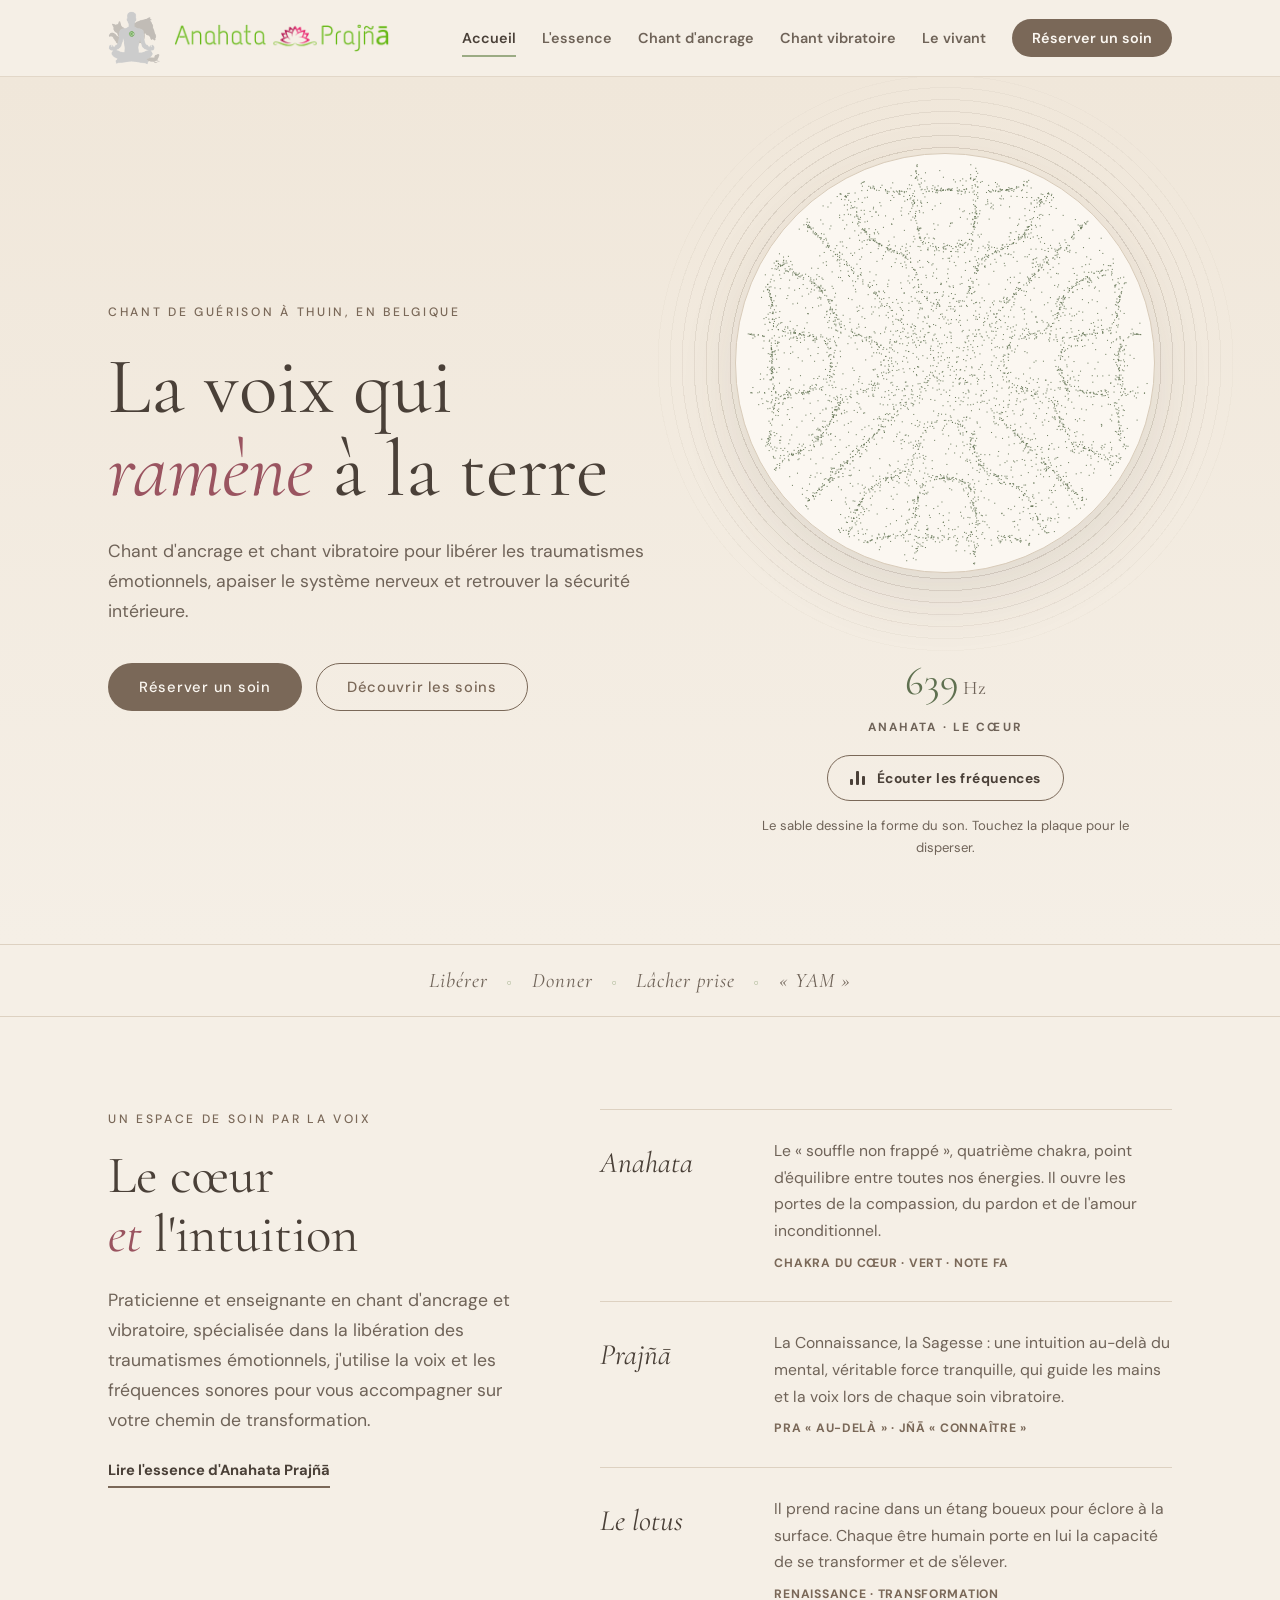
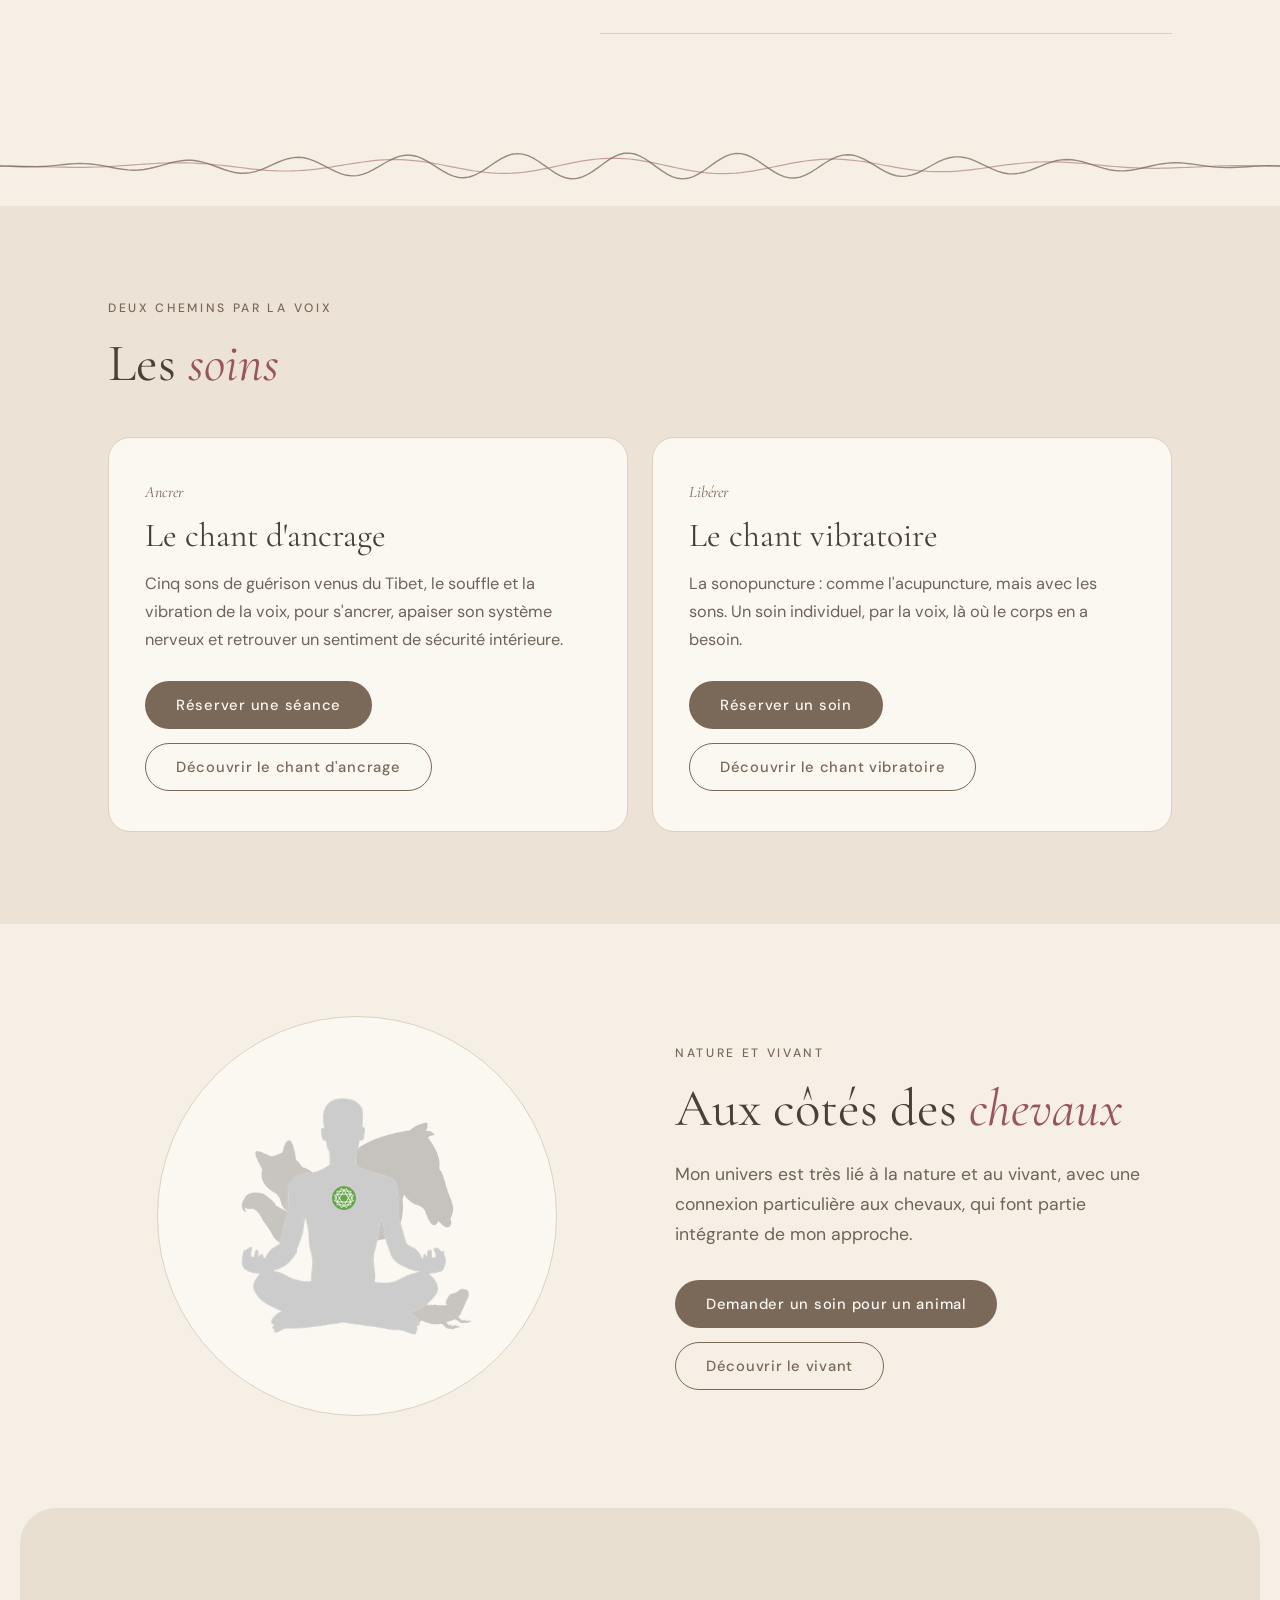
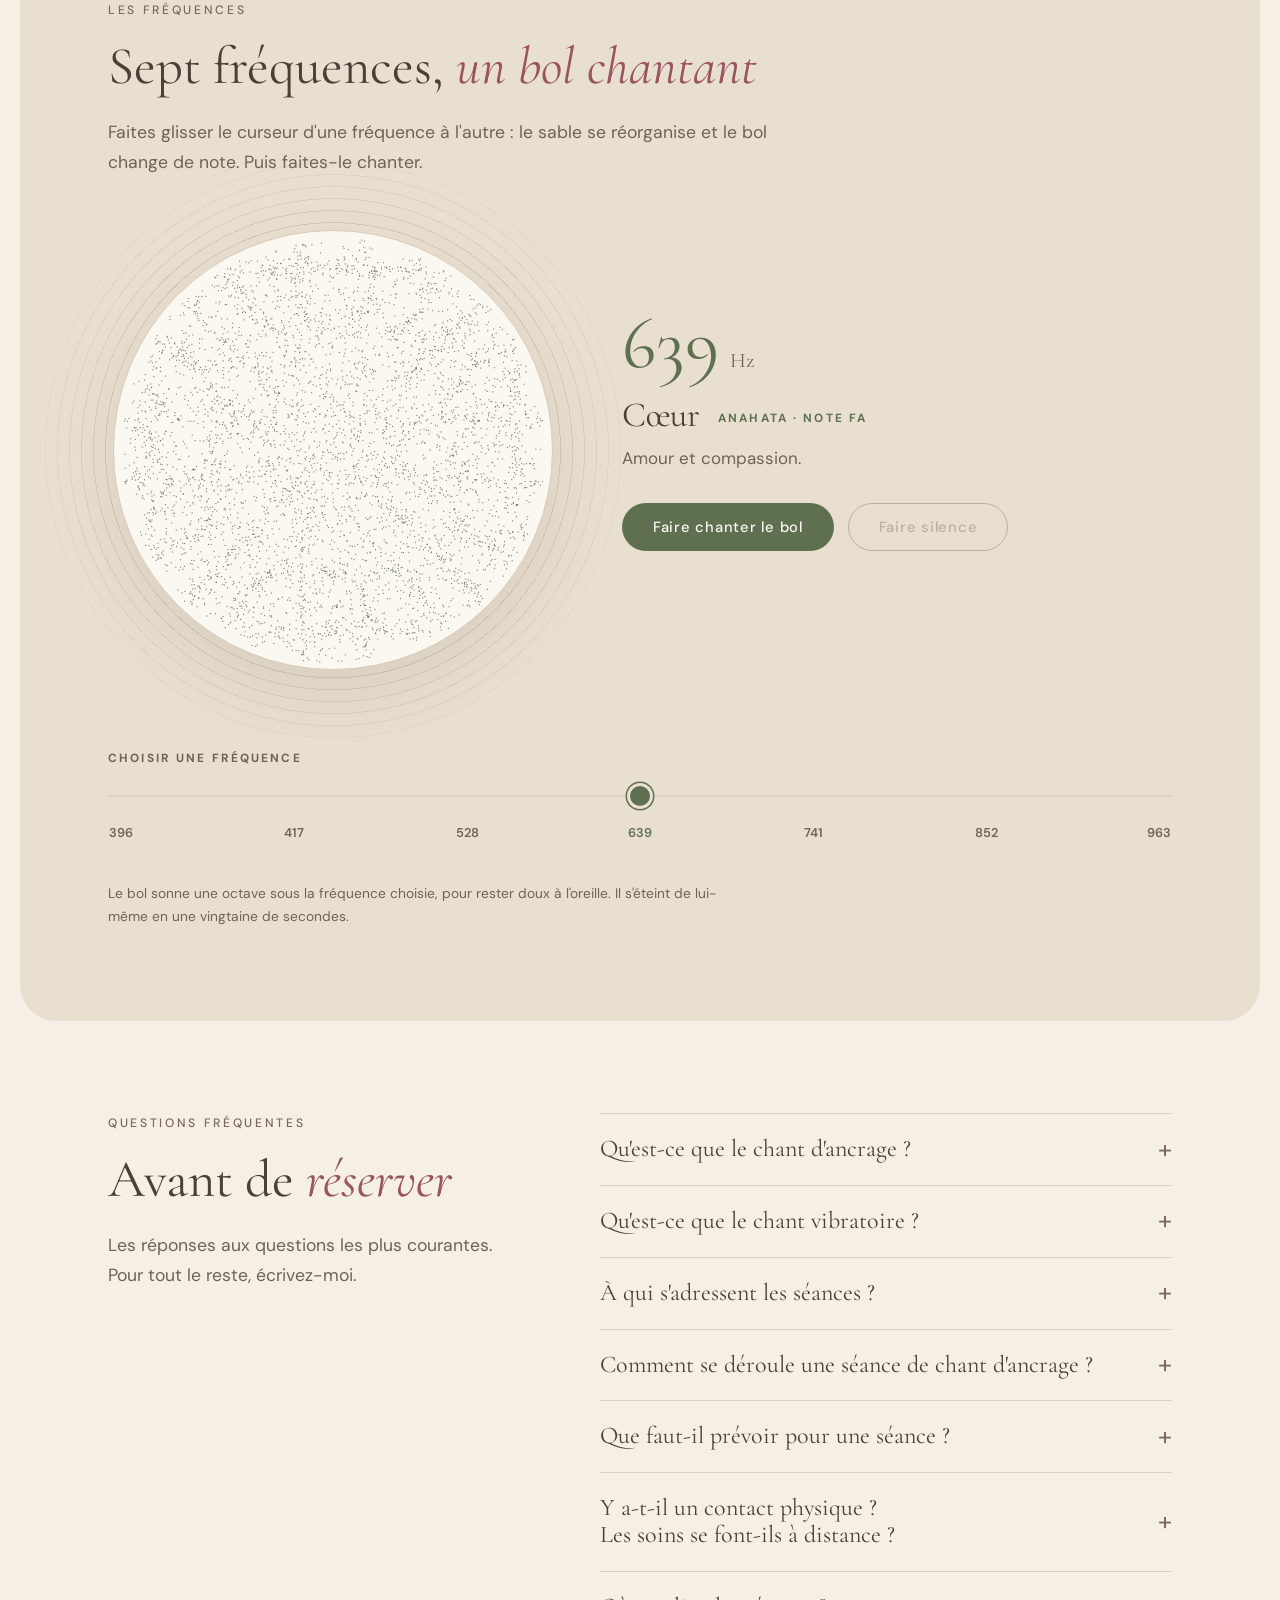
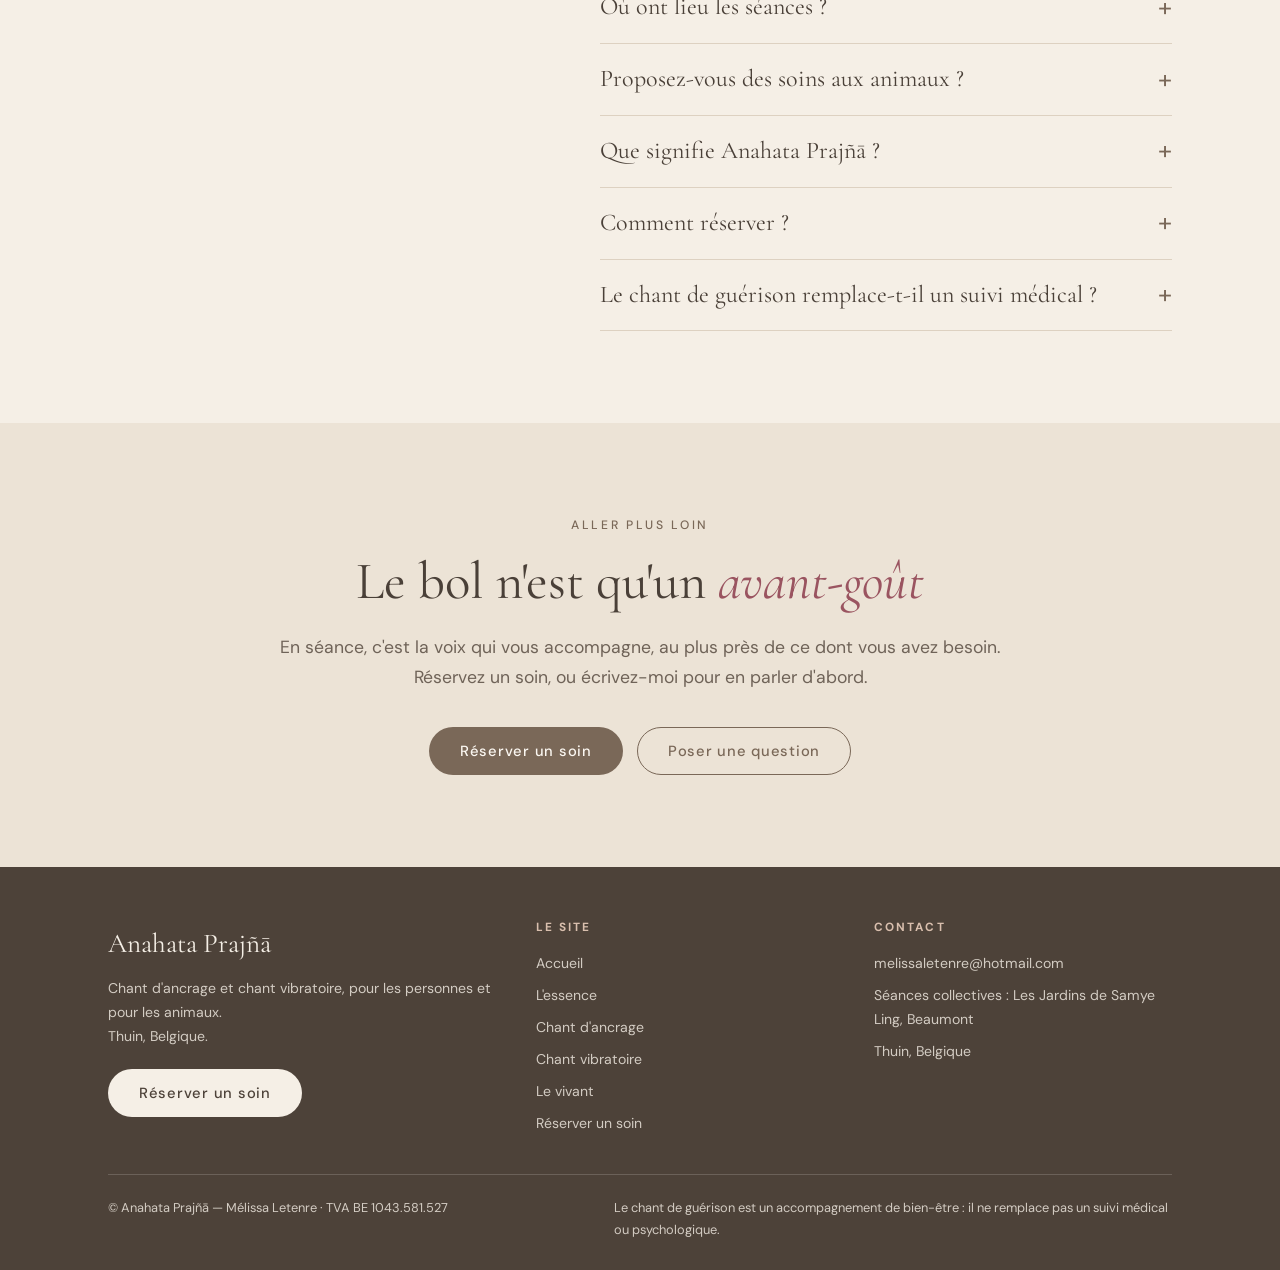
<file: index.html>
<!doctype html>
<html lang="fr-BE">
<head>
<meta charset="utf-8">
<meta name="viewport" content="width=device-width, initial-scale=1">
<title>Anahata Prajñā | Chant de guérison à Thuin (Hainaut)</title>
<meta name="description" content="Chant d&#x27;ancrage et chant vibratoire à Thuin, en Hainaut : apaiser le système nerveux, libérer les blocages émotionnels. Réservez un soin avec Mélissa Letenre.">
<meta name="robots" content="index, follow, max-snippet:-1, max-image-preview:large, max-video-preview:-1">
<meta name="author" content="Mélissa Letenre">
<link rel="canonical" href="https://anahataprajna.be/">
<meta name="theme-color" content="#f5efe6">
<meta name="geo.region" content="BE-WHT">
<meta name="geo.placename" content="Thuin">
<meta property="og:type" content="website">
<meta property="og:site_name" content="Anahata Prajñā">
<meta property="og:locale" content="fr_BE">
<meta property="og:title" content="Anahata Prajñā | Chant de guérison à Thuin (Hainaut)">
<meta property="og:description" content="Chant d&#x27;ancrage et chant vibratoire à Thuin, en Hainaut : apaiser le système nerveux, libérer les blocages émotionnels. Réservez un soin avec Mélissa Letenre.">
<meta property="og:url" content="https://anahataprajna.be/">
<meta property="og:image" content="https://anahataprajna.be/assets/partage.png">
<meta property="og:image:width" content="1200">
<meta property="og:image:height" content="630">
<meta property="og:image:alt" content="Anahata Prajñā, chant de guérison à Thuin, par Mélissa Letenre">
<meta name="twitter:card" content="summary_large_image">
<link rel="icon" href="favicon.ico" sizes="48x48">
<link rel="icon" type="image/png" sizes="192x192" href="assets/icone-192.png">
<link rel="apple-touch-icon" href="assets/icone-180.png">
<link rel="manifest" href="site.webmanifest">
<link rel="preconnect" href="https://fonts.googleapis.com">
<link rel="preconnect" href="https://fonts.gstatic.com" crossorigin>
<link href="https://fonts.googleapis.com/css2?family=Cormorant+Garamond:ital,wght@0,400;0,500;1,400;1,500&family=DM+Sans:ital,wght@0,400;0,500;0,600;1,400&display=swap" rel="stylesheet">
<link rel="stylesheet" href="css/base.css">
<link rel="stylesheet" href="css/skin.css">
<script src="js/frequences.js" defer></script>
<script type="application/ld+json">
{
  "@context": "https://schema.org",
  "@graph": [
    {
      "@type": "WebSite",
      "@id": "https://anahataprajna.be/#site",
      "url": "https://anahataprajna.be/",
      "name": "Anahata Prajñā",
      "alternateName": "Anahata Prajna",
      "inLanguage": "fr-BE",
      "publisher": {
        "@id": "https://anahataprajna.be/#entreprise"
      }
    },
    {
      "@type": "HealthAndBeautyBusiness",
      "@id": "https://anahataprajna.be/#entreprise",
      "name": "Anahata Prajñā",
      "alternateName": "Anahata Prajna",
      "description": "Anahata Prajñā est l'espace de soin par la voix de Mélissa Letenre, praticienne et enseignante en chant d'ancrage et vibratoire à Thuin (Hainaut, Belgique), spécialisée dans la libération des traumatismes émotionnels. Deux approches de chant de guérison : le chant d'ancrage et le chant vibratoire, pour les personnes comme pour les animaux.",
      "url": "https://anahataprajna.be/",
      "logo": "https://anahataprajna.be/assets/logo.png",
      "image": "https://anahataprajna.be/assets/partage.png",
      "email": "melissaletenre@hotmail.com",
      "vatID": "BE1043581527",
      "address": {
        "@type": "PostalAddress",
        "postalCode": "6530",
        "addressLocality": "Thuin",
        "addressRegion": "Hainaut",
        "addressCountry": "BE"
      },
      "areaServed": [
        {
          "@type": "City",
          "name": "Thuin"
        },
        {
          "@type": "City",
          "name": "Beaumont"
        }
      ],
      "knowsLanguage": "fr",
      "founder": {
        "@id": "https://anahataprajna.be/#melissa-letenre"
      },
      "sameAs": [
        "https://www.linkedin.com/in/m%C3%A9lissa-letenre-95551a72"
      ],
      "hasOfferCatalog": {
        "@type": "OfferCatalog",
        "name": "Soins et enseignement",
        "itemListElement": [
          {
            "@type": "Offer",
            "itemOffered": {
              "@id": "https://anahataprajna.be/chant-ancrage.html#chant-ancrage"
            }
          },
          {
            "@type": "Offer",
            "itemOffered": {
              "@id": "https://anahataprajna.be/chant-vibratoire.html#chant-vibratoire"
            }
          },
          {
            "@type": "Offer",
            "itemOffered": {
              "@id": "https://anahataprajna.be/vivant.html#soins-animaux"
            }
          }
        ]
      }
    },
    {
      "@type": "Person",
      "@id": "https://anahataprajna.be/#melissa-letenre",
      "name": "Mélissa Letenre",
      "jobTitle": "Praticienne et enseignante en chant d'ancrage et vibratoire",
      "worksFor": {
        "@id": "https://anahataprajna.be/#entreprise"
      },
      "knowsAbout": [
        "Chant de guérison",
        "Chant d'ancrage",
        "Chant vibratoire",
        "Sonopuncture",
        "Sons de guérison de la tradition Bön tibétaine",
        "Soins aux animaux"
      ],
      "knowsLanguage": "fr",
      "sameAs": [
        "https://www.linkedin.com/in/m%C3%A9lissa-letenre-95551a72"
      ]
    },
    {
      "@type": "WebPage",
      "@id": "https://anahataprajna.be/#page",
      "url": "https://anahataprajna.be/",
      "name": "Anahata Prajñā | Chant de guérison à Thuin (Hainaut)",
      "description": "Chant d'ancrage et chant vibratoire à Thuin, en Hainaut : apaiser le système nerveux, libérer les blocages émotionnels. Réservez un soin avec Mélissa Letenre.",
      "inLanguage": "fr-BE",
      "isPartOf": {
        "@id": "https://anahataprajna.be/#site"
      },
      "about": {
        "@id": "https://anahataprajna.be/#entreprise"
      },
      "primaryImageOfPage": {
        "@type": "ImageObject",
        "url": "https://anahataprajna.be/assets/partage.png",
        "width": 1200,
        "height": 630
      },
      "dateModified": "2026-11-18"
    },
    {
      "@type": "Service",
      "@id": "https://anahataprajna.be/chant-ancrage.html#chant-ancrage",
      "name": "Chant d'ancrage",
      "serviceType": "Chant de guérison",
      "description": "Pratique vocale issue des cinq sons de guérison de la tradition Bön tibétaine, pour s'ancrer, relâcher la tension par sa propre voix et retrouver un sentiment de sécurité intérieure. Séances collectives aux Jardins de Samye Ling, à Beaumont, et séances individuelles.",
      "url": "https://anahataprajna.be/chant-ancrage.html",
      "provider": {
        "@id": "https://anahataprajna.be/#entreprise"
      },
      "areaServed": {
        "@type": "City",
        "name": "Thuin"
      }
    },
    {
      "@type": "Service",
      "@id": "https://anahataprajna.be/chant-vibratoire.html#chant-vibratoire",
      "name": "Chant vibratoire",
      "serviceType": "Chant de guérison",
      "description": "Soin sonore individuel, en présence : un tissage vibratoire par la voix, pour aider à libérer les blocages émotionnels profonds.",
      "url": "https://anahataprajna.be/chant-vibratoire.html",
      "provider": {
        "@id": "https://anahataprajna.be/#entreprise"
      },
      "areaServed": {
        "@type": "City",
        "name": "Thuin"
      }
    },
    {
      "@type": "Service",
      "@id": "https://anahataprajna.be/vivant.html#soins-animaux",
      "name": "Soins aux animaux",
      "serviceType": "Chant de guérison",
      "description": "Soins par le chant proposés aux chevaux et aux autres animaux, par une soigneuse animalière diplômée.",
      "url": "https://anahataprajna.be/vivant.html",
      "provider": {
        "@id": "https://anahataprajna.be/#entreprise"
      },
      "areaServed": {
        "@type": "City",
        "name": "Thuin"
      }
    },
    {
      "@type": "FAQPage",
      "@id": "https://anahataprajna.be/#questions",
      "isPartOf": {
        "@id": "https://anahataprajna.be/#page"
      },
      "inLanguage": "fr-BE",
      "mainEntity": [
        {
          "@type": "Question",
          "name": "Qu'est-ce que le chant d'ancrage ?",
          "acceptedAnswer": {
            "@type": "Answer",
            "text": "Le chant d'ancrage est une pratique vocale issue des cinq sons de guérison de la tradition Bön tibétaine. Il aide à s'ancrer, à relâcher la tension par sa propre voix et à retrouver un sentiment de sécurité intérieure. Il se pratique en séance collective ou individuelle."
          }
        },
        {
          "@type": "Question",
          "name": "Qu'est-ce que le chant vibratoire ?",
          "acceptedAnswer": {
            "@type": "Answer",
            "text": "Le chant vibratoire est un soin sonore individuel. La praticienne se relie au cœur de la personne, puis tisse avec sa voix une trame vibratoire, à la recherche de l'endroit où le corps en a besoin, pour aider à libérer les émotions bloquées."
          }
        },
        {
          "@type": "Question",
          "name": "À qui s'adressent les séances ?",
          "acceptedAnswer": {
            "@type": "Answer",
            "text": "À toute personne qui en ressent le besoin, à tout âge, enfants compris. En particulier aux personnes stressées ou angoissées, à celles qui ont vécu un traumatisme, et à celles qui souhaitent mieux sentir leur corps."
          }
        },
        {
          "@type": "Question",
          "name": "Comment se déroule une séance de chant d'ancrage ?",
          "acceptedAnswer": {
            "@type": "Answer",
            "text": "En cinq temps : un accueil avec un tour de parole, un éveil du corps et du souffle, la découverte des sons, les mantras chantés, puis une prière tibétaine pour lâcher prise. La séance collective dure une demi-journée."
          }
        },
        {
          "@type": "Question",
          "name": "Que faut-il prévoir pour une séance ?",
          "acceptedAnswer": {
            "@type": "Answer",
            "text": "Une tenue confortable et une bouteille d'eau : il est important de bien s'hydrater avant et après avoir chanté. Un tapis ou un coussin si vous le souhaitez."
          }
        },
        {
          "@type": "Question",
          "name": "Y a-t-il un contact physique ? Les soins se font-ils à distance ?",
          "acceptedAnswer": {
            "@type": "Answer",
            "text": "Pour une personne, le soin se fait sans contact : les mains restent à quelques centimètres du corps. Il a toujours lieu en présence, jamais à distance."
          }
        },
        {
          "@type": "Question",
          "name": "Où ont lieu les séances ?",
          "acceptedAnswer": {
            "@type": "Answer",
            "text": "Les séances collectives de chant d'ancrage ont lieu aux Jardins de Samye Ling, centre bouddhiste tibétain à Beaumont, dans le Hainaut. Anahata Prajñā est établi à Thuin, en Belgique."
          }
        },
        {
          "@type": "Question",
          "name": "Proposez-vous des soins aux animaux ?",
          "acceptedAnswer": {
            "@type": "Answer",
            "text": "Oui. Mélissa Letenre est aussi soigneuse animalière diplômée : elle propose des soins par le chant aux chevaux et aux autres animaux."
          }
        },
        {
          "@type": "Question",
          "name": "Que signifie Anahata Prajñā ?",
          "acceptedAnswer": {
            "@type": "Answer",
            "text": "Anahata est, en sanskrit, le nom du chakra du cœur ; Prajñā désigne la sagesse et l'intuition. Anahata Prajñā (parfois écrit « Anahata Prajna ») unit la douceur du cœur à la clarté de l'intuition."
          }
        },
        {
          "@type": "Question",
          "name": "Comment réserver ?",
          "acceptedAnswer": {
            "@type": "Answer",
            "text": "En envoyant une demande depuis la page de réservation, ou par e-mail. Les séances collectives de chant d'ancrage se réservent aussi sur le site des Jardins de Samye Ling."
          }
        },
        {
          "@type": "Question",
          "name": "Le chant de guérison remplace-t-il un suivi médical ?",
          "acceptedAnswer": {
            "@type": "Answer",
            "text": "Non. Le chant de guérison est un accompagnement de bien-être : il ne remplace ni un avis médical ni un suivi psychologique."
          }
        }
      ]
    }
  ]
}
</script>
</head>
<body data-freq="639">
<a class="skip" href="#contenu">Aller au contenu</a>

<header class="site-header">
  <div class="wrap">
    <a class="logo" href="index.html" aria-label="Anahata Prajñā — accueil">
      <img class="logo-figure" src="assets/logo-figure.png" alt="" width="360" height="370">
      <img class="logo-nom" src="assets/logo-nom.png" alt="Anahata Prajñā" width="900" height="124">
    </a>
    <nav aria-label="Navigation principale">
      <button class="nav-toggle" type="button" data-nav-toggle aria-expanded="false" aria-controls="menu">Menu</button>
      <ul class="nav-menu" id="menu" data-nav-menu>
        <li><a href="index.html" aria-current="page">Accueil</a></li>
        <li><a href="essence.html">L'essence</a></li>
        <li><a href="chant-ancrage.html">Chant d'ancrage</a></li>
        <li><a href="chant-vibratoire.html">Chant vibratoire</a></li>
        <li><a href="vivant.html">Le vivant</a></li>
        <li><a href="contact.html" class="nav-cta">Réserver un soin</a></li>
      </ul>
    </nav>
  </div>
</header>

<main id="contenu">
  <section class="hero">
    <div class="wrap hero-grid">
      <div class="hero-text">
        <h1><span class="kicker">Chant de guérison à Thuin, en Belgique</span> La voix qui <em>ramène</em> à la terre</h1>
        <p>Chant d'ancrage et chant vibratoire pour libérer les traumatismes émotionnels, apaiser le système nerveux et retrouver la sécurité intérieure.</p>
        <div class="actions">
          <a class="btn btn-moss" href="contact.html#demande">Réserver un soin</a>
          <a class="btn btn-line" href="#soins">Découvrir les soins</a>
        </div>
      </div>
      <figure class="plaque">
        <div class="plaque-disc"><canvas data-chladni data-m="3" data-n="4" data-sign="-" aria-hidden="true"></canvas></div>
        <figcaption>
          <p class="plaque-hz"><b>639</b>Hz <span>Anahata · le cœur</span></p>
          <a class="ecoute" href="#frequences">
            <span class="ecoute-bars" aria-hidden="true"><i></i><i></i><i></i></span>
            Écouter les fréquences
          </a>
          <p class="plaque-note">Le sable dessine la forme du son. Touchez la plaque pour le disperser.</p>
        </figcaption>
      </figure>
    </div>
  </section>

  <div class="mantra">Libérer <span>◦</span> Donner <span>◦</span> Lâcher prise <span>◦</span> « YAM »</div>

  <section class="section">
    <div class="wrap split">
      <div data-reveal>
        <span class="label">Un espace de soin par la voix</span>
        <h2>Le cœur <em>et</em> l'intuition</h2>
        <p class="lead">Praticienne et enseignante en chant d'ancrage et vibratoire, spécialisée dans la libération des traumatismes émotionnels, j'utilise la voix et les fréquences sonores pour vous accompagner sur votre chemin de transformation.</p>
        <a class="text-link" href="essence.html">Lire l'essence d'Anahata Prajñā</a>
      </div>
      <ul class="rows" data-reveal>
        <li>
          <span class="name">Anahata</span>
          <div><p>Le « souffle non frappé », quatrième chakra, point d'équilibre entre toutes nos énergies. Il ouvre les portes de la compassion, du pardon et de l'amour inconditionnel.</p><small>Chakra du cœur · vert · note Fa</small></div>
        </li>
        <li>
          <span class="name">Prajñā</span>
          <div><p>La Connaissance, la Sagesse : une intuition au-delà du mental, véritable force tranquille, qui guide les mains et la voix lors de chaque soin vibratoire.</p><small>Pra « au-delà » · Jñā « connaître »</small></div>
        </li>
        <li>
          <span class="name">Le lotus</span>
          <div><p>Il prend racine dans un étang boueux pour éclore à la surface. Chaque être humain porte en lui la capacité de se transformer et de s'élever.</p><small>Renaissance · transformation</small></div>
        </li>
      </ul>
    </div>
  </section>

  <div class="onde" data-onde></div>

  <section class="section section--dark" id="soins">
    <div class="wrap">
      <span class="label">Deux chemins par la voix</span>
      <h2>Les <em>soins</em></h2>
      <div class="soins" data-reveal>
        <article class="soin">
          <span class="hz">Ancrer</span>
          <h3>Le chant d'ancrage</h3>
          <p>Cinq sons de guérison venus du Tibet, le souffle et la vibration de la voix, pour s'ancrer, apaiser son système nerveux et retrouver un sentiment de sécurité intérieure.</p>
          <div class="actions">
            <a class="btn btn-moss" href="contact.html?soin=ancrage#demande">Réserver une séance</a>
            <a class="btn btn-line" href="chant-ancrage.html">Découvrir le chant d'ancrage</a>
          </div>
        </article>
        <article class="soin">
          <span class="hz">Libérer</span>
          <h3>Le chant vibratoire</h3>
          <p>La sonopuncture : comme l'acupuncture, mais avec les sons. Un soin individuel, par la voix, là où le corps en a besoin.</p>
          <div class="actions">
            <a class="btn btn-moss" href="contact.html?soin=vibratoire#demande">Réserver un soin</a>
            <a class="btn btn-line" href="chant-vibratoire.html">Découvrir le chant vibratoire</a>
          </div>
        </article>
      </div>
    </div>
  </section>

  <section class="section">
    <div class="wrap split split--even split--center">
      <div class="illustration" data-reveal><img src="assets/logo-figure.png" alt="" width="360" height="370" loading="lazy"></div>
      <div data-reveal>
        <span class="label">Nature et vivant</span>
        <h2>Aux côtés des <em>chevaux</em></h2>
        <p class="lead">Mon univers est très lié à la nature et au vivant, avec une connexion particulière aux chevaux, qui font partie intégrante de mon approche.</p>
        <div class="actions actions--spaced">
          <a class="btn btn-forest" href="contact.html?soin=animal#demande">Demander un soin pour un animal</a>
          <a class="btn btn-outline" href="vivant.html">Découvrir le vivant</a>
        </div>
      </div>
    </div>
  </section>

  <section class="section section--dark" id="frequences" data-instrument>
    <div class="wrap">
      <span class="label">Les fréquences</span>
      <h2>Sept fréquences, <em>un bol chantant</em></h2>
      <p class="lead">Faites glisser le curseur d'une fréquence à l'autre : le sable se réorganise et le bol change de note. Puis faites-le chanter.</p>
      <div class="instrument" data-reveal>
        <div class="plaque plaque--large">
          <div class="plaque-disc"><canvas data-instrument-plate aria-hidden="true"></canvas></div>
        </div>
        <div class="instrument-panel">
          <ol class="tones" data-tones>
            <li data-hz="396" data-m="1" data-n="2" data-sign="+" data-tone="#8f5a4c">
              <p class="tone-hz"><b>396</b> Hz</p>
              <h3>Racine <span>Muladhara · note Do</span></h3>
              <p>Ancrage et sécurité.</p>
            </li>
            <li data-hz="417" data-m="1" data-n="3" data-sign="-" data-tone="#8a6a3c">
              <p class="tone-hz"><b>417</b> Hz</p>
              <h3>Sacré <span>Swadhisthana · note Ré</span></h3>
              <p>Créativité et émotions.</p>
            </li>
            <li data-hz="528" data-m="2" data-n="3" data-sign="+" data-tone="#7d6c34">
              <p class="tone-hz"><b>528</b> Hz</p>
              <h3>Plexus solaire <span>Manipura · note Mi</span></h3>
              <p>Confiance et transformation.</p>
            </li>
            <li data-hz="639" data-m="3" data-n="4" data-sign="-" data-tone="#5f7050">
              <p class="tone-hz"><b>639</b> Hz</p>
              <h3>Cœur <span>Anahata · note Fa</span></h3>
              <p>Amour et compassion.</p>
            </li>
            <li data-hz="741" data-m="3" data-n="5" data-sign="+" data-tone="#4f6f7a">
              <p class="tone-hz"><b>741</b> Hz</p>
              <h3>Gorge <span>Vishuddha · note Sol</span></h3>
              <p>Vérité et expression.</p>
            </li>
            <li data-hz="852" data-m="4" data-n="5" data-sign="-" data-tone="#6a5d82">
              <p class="tone-hz"><b>852</b> Hz</p>
              <h3>Troisième œil <span>Ajna · note La</span></h3>
              <p>Intuition et conscience.</p>
            </li>
            <li data-hz="963" data-m="5" data-n="6" data-sign="+" data-tone="#7d5f86">
              <p class="tone-hz"><b>963</b> Hz</p>
              <h3>Coronal <span>Sahasrara · note Si</span></h3>
              <p>Spiritualité et illumination.</p>
            </li>
          </ol>
          <div class="actions">
            <button type="button" class="btn btn-tone" data-bol>Faire chanter le bol</button>
            <button type="button" class="btn btn-line" data-bol-stop disabled>Faire silence</button>
          </div>
          <p class="bol-status" role="status" data-bol-status></p>
        </div>
        <div class="slider" data-slider hidden>
          <label for="curseur-frequence">Choisir une fréquence</label>
          <input type="range" id="curseur-frequence" min="0" max="6" step="1" value="3" data-tone-range>
          <div class="slider-ticks" data-ticks aria-hidden="true"></div>
        </div>
      </div>
      <p class="instrument-note">Le bol sonne une octave sous la fréquence choisie, pour rester doux à l'oreille. Il s'éteint de lui-même en une vingtaine de secondes.</p>
    </div>
  </section>

  <section class="section" id="questions">
    <div class="wrap split">
      <div data-reveal>
        <span class="label">Questions fréquentes</span>
        <h2>Avant de <em>réserver</em></h2>
        <p class="lead">Les réponses aux questions les plus courantes. Pour tout le reste, écrivez-moi.</p>
      </div>
      <div class="faq" data-reveal>
        <details>
          <summary><h3>Qu'est-ce que le chant d'ancrage ?</h3></summary>
          <p>Le chant d'ancrage est une pratique vocale issue des cinq sons de guérison de la tradition Bön tibétaine. Il aide à s'ancrer, à relâcher la tension par sa propre voix et à retrouver un sentiment de sécurité intérieure. Il se pratique en séance collective ou individuelle.</p>
        </details>
        <details>
          <summary><h3>Qu'est-ce que le chant vibratoire ?</h3></summary>
          <p>Le chant vibratoire est un soin sonore individuel. La praticienne se relie au cœur de la personne, puis tisse avec sa voix une trame vibratoire, à la recherche de l'endroit où le corps en a besoin, pour aider à libérer les émotions bloquées.</p>
        </details>
        <details>
          <summary><h3>À qui s'adressent les séances ?</h3></summary>
          <p>À toute personne qui en ressent le besoin, à tout âge, enfants compris. En particulier aux personnes stressées ou angoissées, à celles qui ont vécu un traumatisme, et à celles qui souhaitent mieux sentir leur corps.</p>
        </details>
        <details>
          <summary><h3>Comment se déroule une séance de chant d'ancrage ?</h3></summary>
          <p>En cinq temps : un accueil avec un tour de parole, un éveil du corps et du souffle, la découverte des sons, les mantras chantés, puis une prière tibétaine pour lâcher prise. La séance collective dure une demi-journée.</p>
        </details>
        <details>
          <summary><h3>Que faut-il prévoir pour une séance ?</h3></summary>
          <p>Une tenue confortable et une bouteille d'eau : il est important de bien s'hydrater avant et après avoir chanté. Un tapis ou un coussin si vous le souhaitez.</p>
        </details>
        <details>
          <summary><h3>Y a-t-il un contact physique ? Les soins se font-ils à distance ?</h3></summary>
          <p>Pour une personne, le soin se fait sans contact : les mains restent à quelques centimètres du corps. Il a toujours lieu en présence, jamais à distance.</p>
        </details>
        <details>
          <summary><h3>Où ont lieu les séances ?</h3></summary>
          <p>Les séances collectives de chant d'ancrage ont lieu aux Jardins de Samye Ling, centre bouddhiste tibétain à Beaumont, dans le Hainaut. Anahata Prajñā est établi à Thuin, en Belgique.</p>
        </details>
        <details>
          <summary><h3>Proposez-vous des soins aux animaux ?</h3></summary>
          <p>Oui. Mélissa Letenre est aussi soigneuse animalière diplômée : elle propose des soins par le chant aux chevaux et aux autres animaux.</p>
        </details>
        <details>
          <summary><h3>Que signifie Anahata Prajñā ?</h3></summary>
          <p>Anahata est, en sanskrit, le nom du chakra du cœur ; Prajñā désigne la sagesse et l'intuition. Anahata Prajñā (parfois écrit « Anahata Prajna ») unit la douceur du cœur à la clarté de l'intuition.</p>
        </details>
        <details>
          <summary><h3>Comment réserver ?</h3></summary>
          <p>En envoyant une demande depuis la page de réservation, ou par e-mail. Les séances collectives de chant d'ancrage se réservent aussi sur le site des Jardins de Samye Ling.</p>
        </details>
        <details>
          <summary><h3>Le chant de guérison remplace-t-il un suivi médical ?</h3></summary>
          <p>Non. Le chant de guérison est un accompagnement de bien-être : il ne remplace ni un avis médical ni un suivi psychologique.</p>
        </details>
      </div>
    </div>
  </section>

  <section class="section section--tint center">
    <div class="wrap" data-reveal>
      <span class="label">Aller plus loin</span>
      <h2>Le bol n'est qu'un <em>avant-goût</em></h2>
      <p class="lead">En séance, c'est la voix qui vous accompagne, au plus près de ce dont vous avez besoin. Réservez un soin, ou écrivez-moi pour en parler d'abord.</p>
      <div class="actions">
        <a class="btn btn-forest" href="contact.html#demande">Réserver un soin</a>
        <a class="btn btn-outline" href="contact.html?soin=question#demande">Poser une question</a>
      </div>
    </div>
  </section>
</main>

<footer class="site-footer">
  <div class="wrap">
    <div class="footer-grid">
      <div>
        <p class="footer-brand">Anahata Prajñā</p>
        <p>Chant d'ancrage et chant vibratoire, pour les personnes et pour les animaux.<br>Thuin, Belgique.</p>
        <a class="btn btn-moss footer-cta" href="contact.html#demande">Réserver un soin</a>
      </div>
      <div>
        <h3>Le site</h3>
        <ul>
          <li><a href="index.html">Accueil</a></li>
          <li><a href="essence.html">L'essence</a></li>
          <li><a href="chant-ancrage.html">Chant d'ancrage</a></li>
          <li><a href="chant-vibratoire.html">Chant vibratoire</a></li>
          <li><a href="vivant.html">Le vivant</a></li>
          <li><a href="contact.html">Réserver un soin</a></li>
        </ul>
      </div>
      <div>
        <h3>Contact</h3>
        <address>
          <ul>
            <li><a href="mailto:melissaletenre@hotmail.com">melissaletenre@hotmail.com</a></li>
            <li>Séances collectives : Les Jardins de Samye Ling, Beaumont</li>
            <li>Thuin, Belgique</li>
          </ul>
        </address>
      </div>
    </div>
    <div class="footer-base">
      <span>© Anahata Prajñā — Mélissa Letenre · TVA BE 1043.581.527</span>
      <span class="mention">Le chant de guérison est un accompagnement de bien-être : il ne remplace pas un suivi médical ou psychologique.</span>
    </div>
  </div>
</footer>

<div class="barre-mobile">
  <a class="btn btn-moss" href="contact.html#demande">Réserver un soin</a>
  <a class="btn btn-line" href="mailto:melissaletenre@hotmail.com">Écrire</a>
</div>

</body>
</html>
</file>
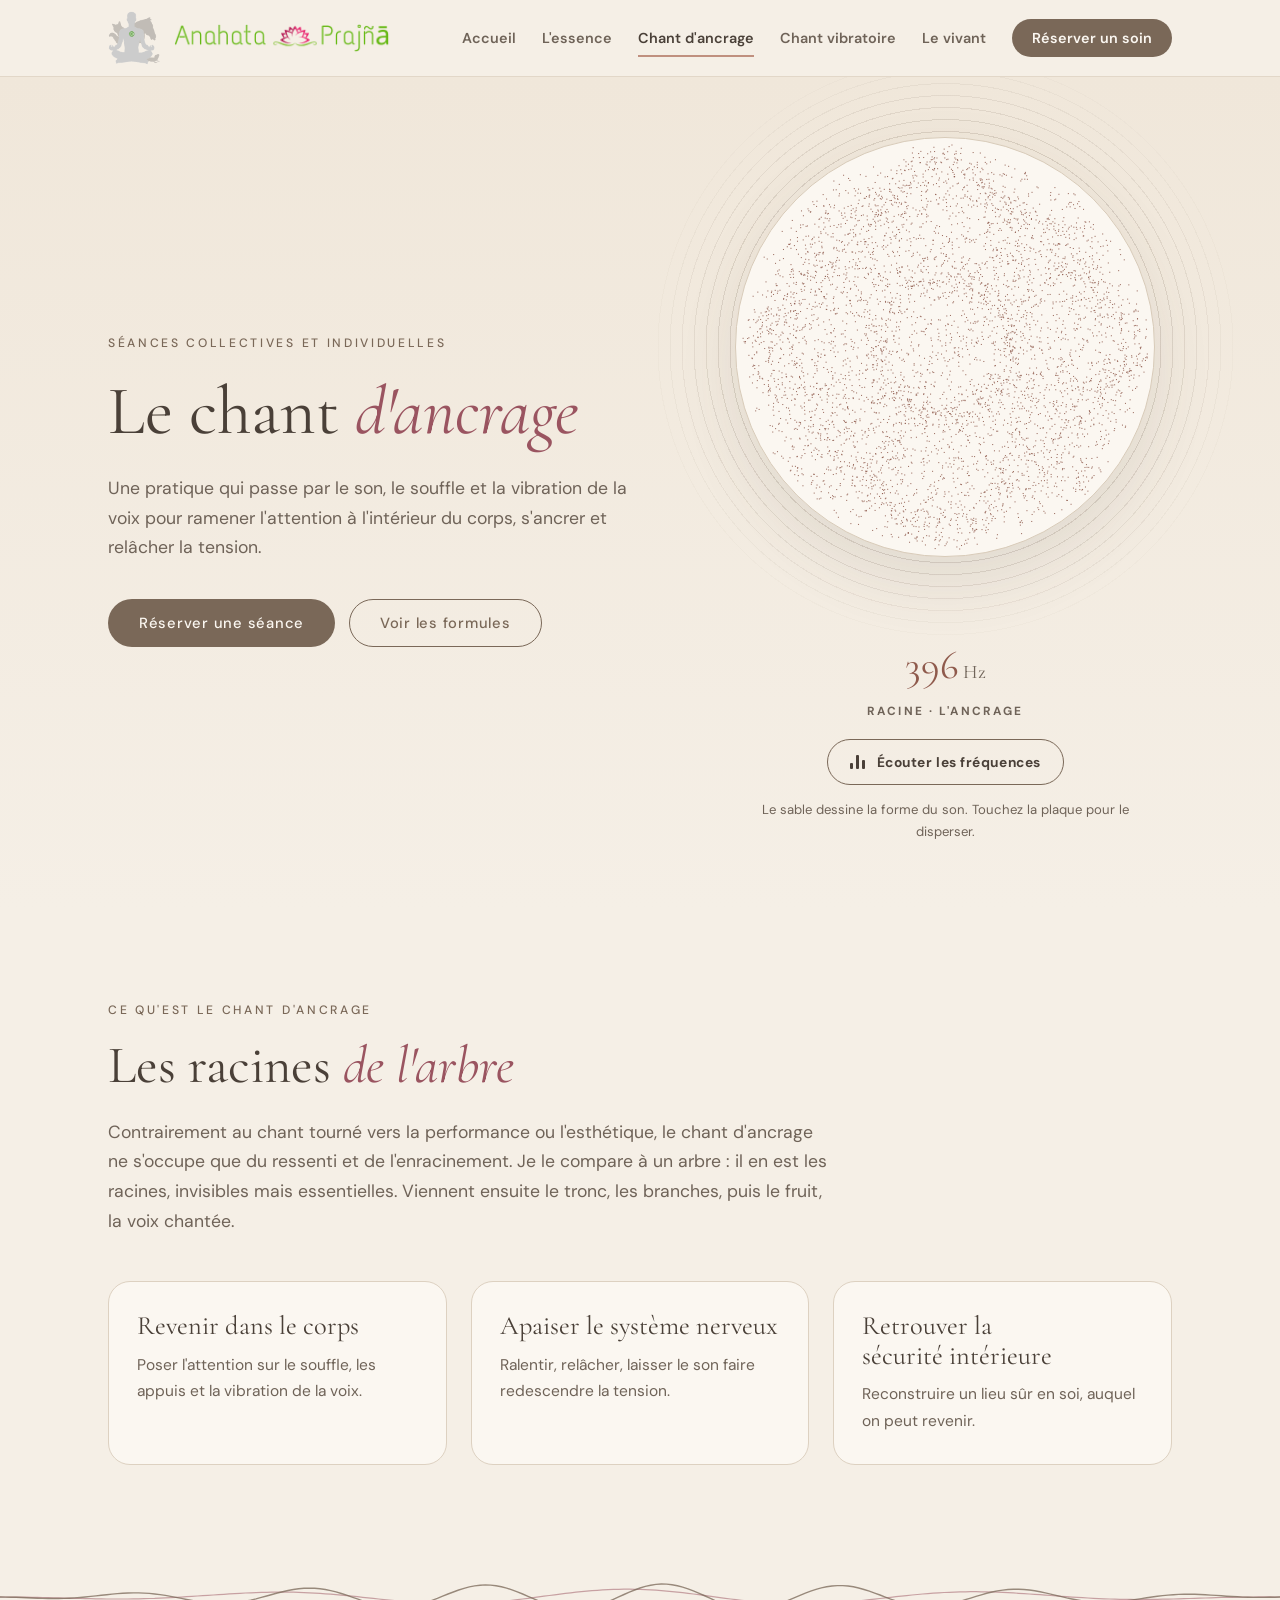
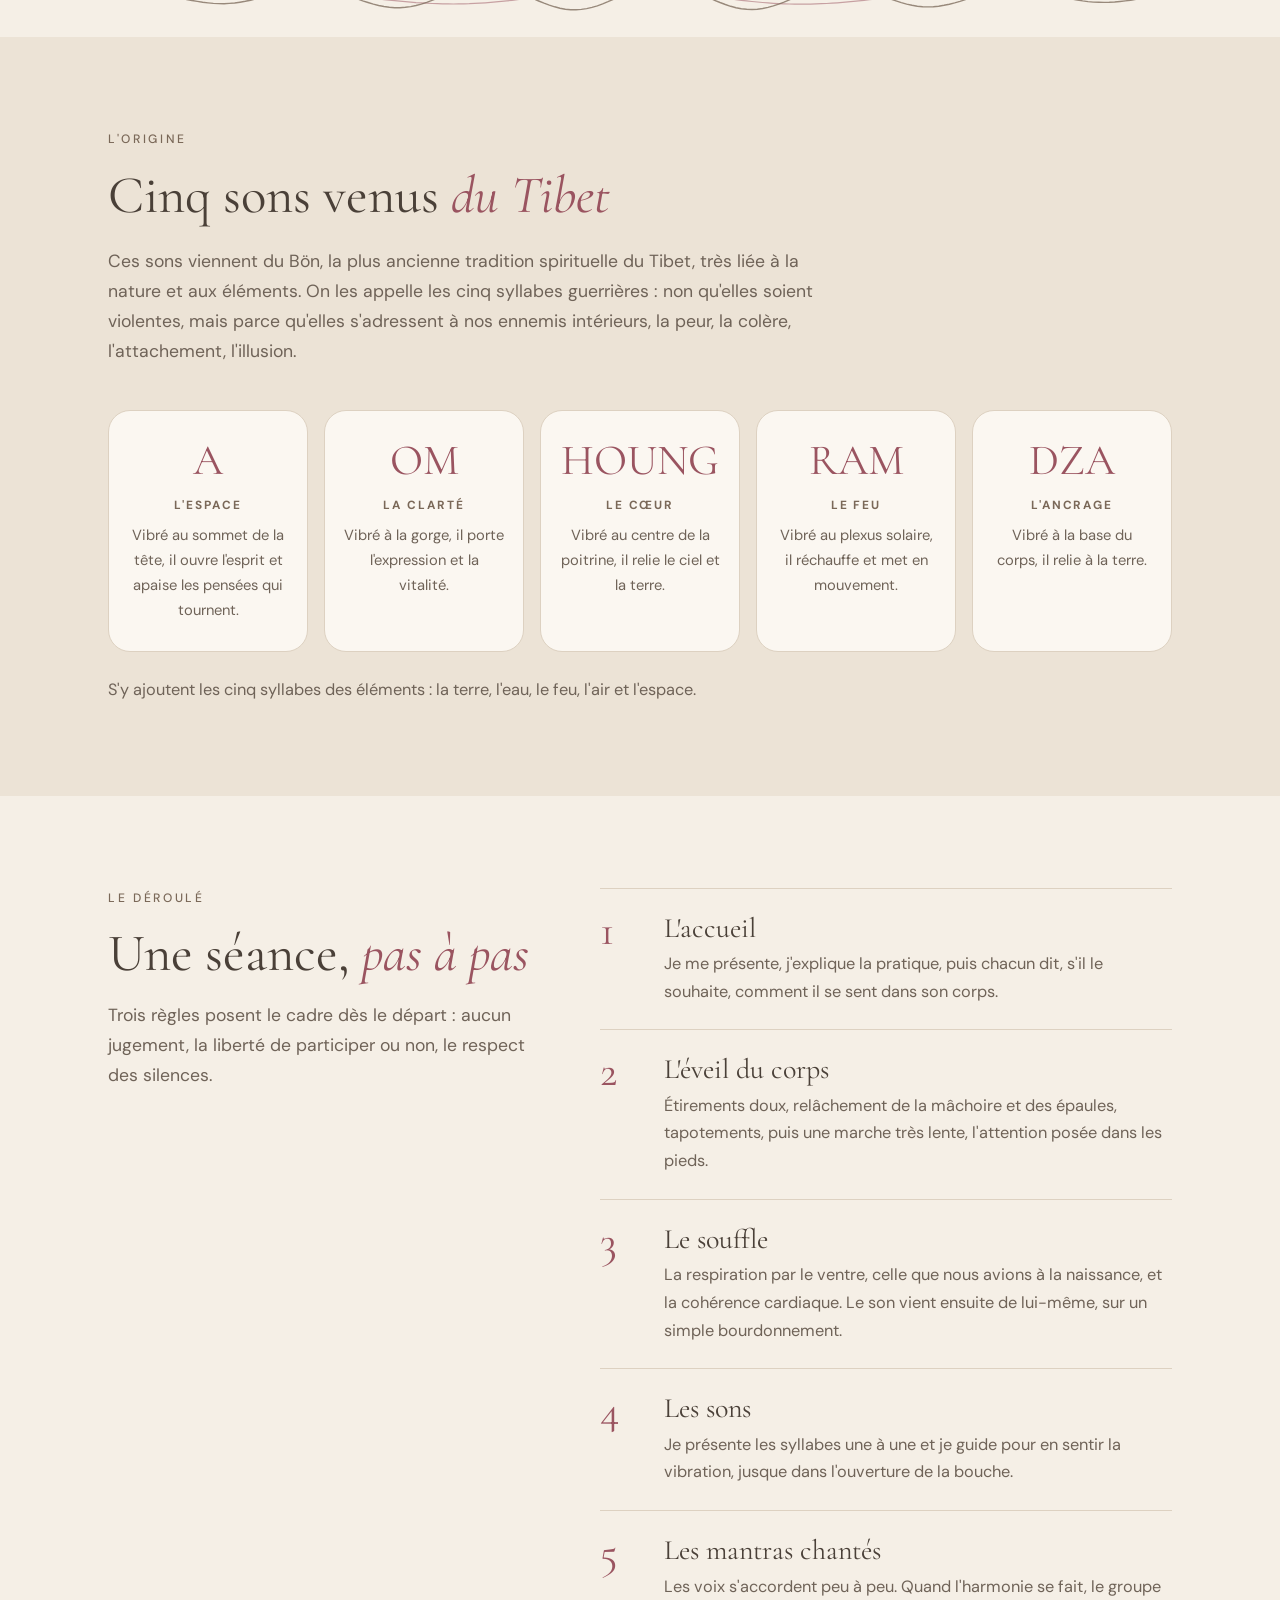
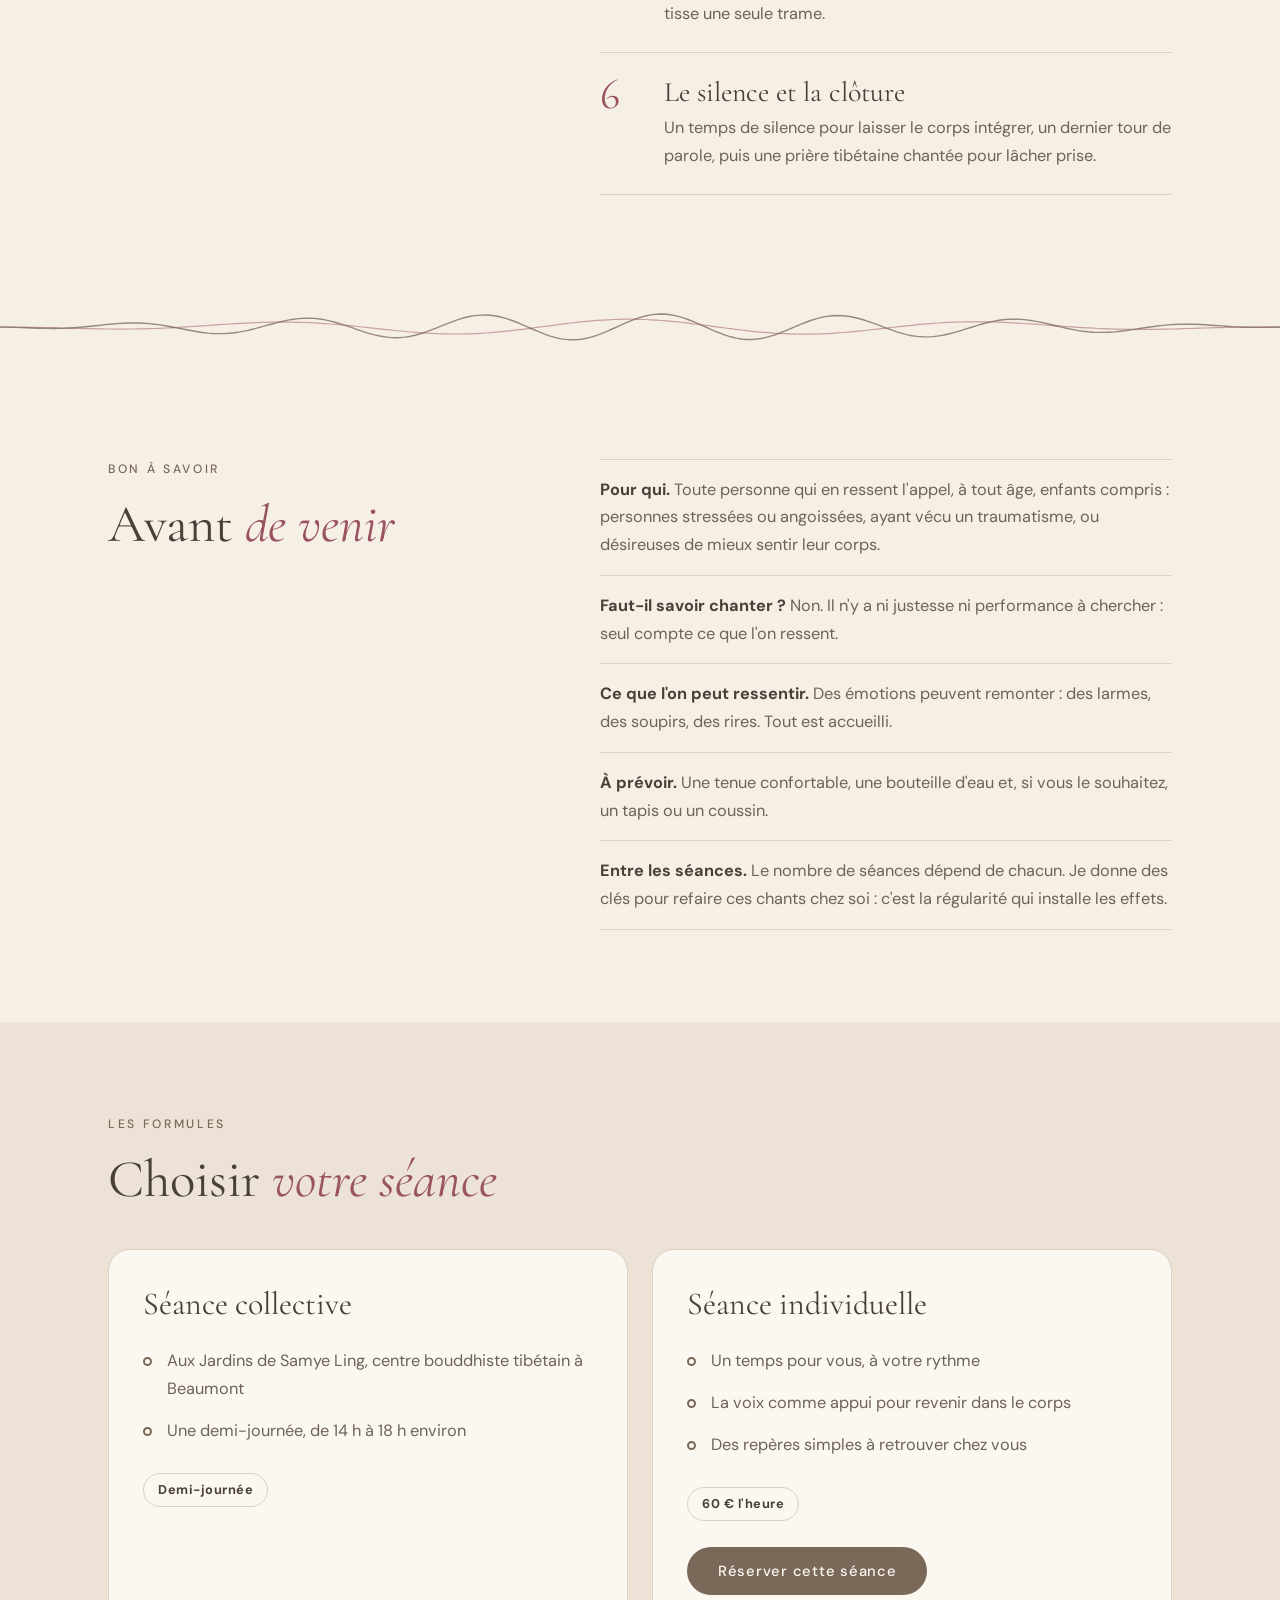
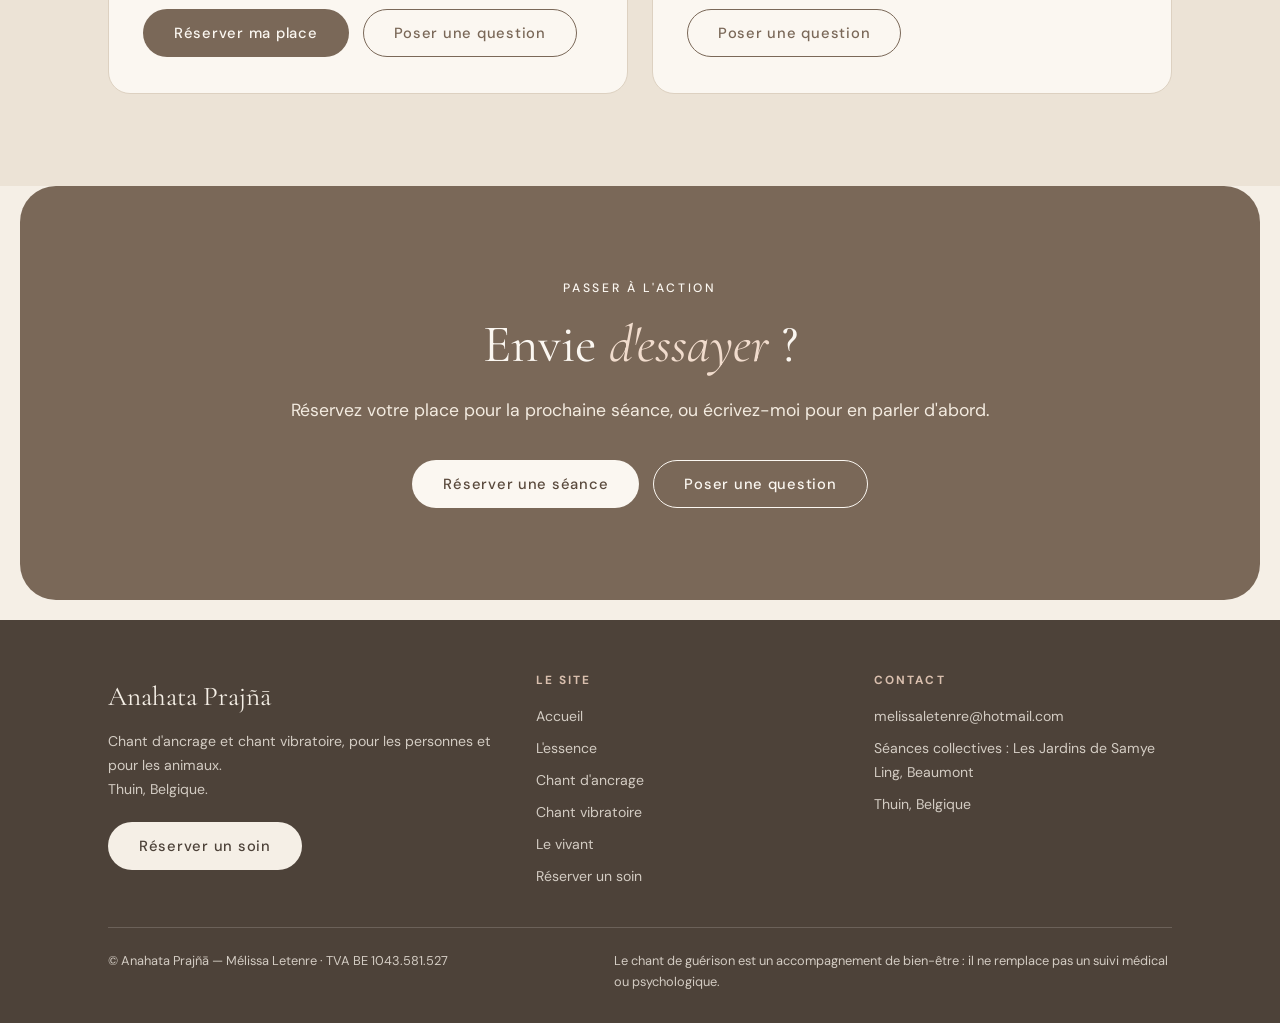
<file: chant-ancrage.html>
<!doctype html>
<html lang="fr-BE">
<head>
<meta charset="utf-8">
<meta name="viewport" content="width=device-width, initial-scale=1">
<title>Chant d&#x27;ancrage à Beaumont et Thuin : séances et enseignement</title>
<meta name="description" content="Le chant d&#x27;ancrage, issu des cinq sons de guérison du Bön tibétain, aide à s&#x27;ancrer et à relâcher la tension par la voix. Séances collectives à Beaumont.">
<meta name="robots" content="index, follow, max-snippet:-1, max-image-preview:large, max-video-preview:-1">
<meta name="author" content="Mélissa Letenre">
<link rel="canonical" href="https://anahataprajna.be/chant-ancrage.html">
<meta name="theme-color" content="#f5efe6">
<meta name="geo.region" content="BE-WHT">
<meta name="geo.placename" content="Thuin">
<meta property="og:type" content="website">
<meta property="og:site_name" content="Anahata Prajñā">
<meta property="og:locale" content="fr_BE">
<meta property="og:title" content="Chant d&#x27;ancrage à Beaumont et Thuin : séances et enseignement">
<meta property="og:description" content="Le chant d&#x27;ancrage, issu des cinq sons de guérison du Bön tibétain, aide à s&#x27;ancrer et à relâcher la tension par la voix. Séances collectives à Beaumont.">
<meta property="og:url" content="https://anahataprajna.be/chant-ancrage.html">
<meta property="og:image" content="https://anahataprajna.be/assets/partage.png">
<meta property="og:image:width" content="1200">
<meta property="og:image:height" content="630">
<meta property="og:image:alt" content="Anahata Prajñā, chant de guérison à Thuin, par Mélissa Letenre">
<meta name="twitter:card" content="summary_large_image">
<link rel="icon" href="favicon.ico" sizes="48x48">
<link rel="icon" type="image/png" sizes="192x192" href="assets/icone-192.png">
<link rel="apple-touch-icon" href="assets/icone-180.png">
<link rel="manifest" href="site.webmanifest">
<link rel="preconnect" href="https://fonts.googleapis.com">
<link rel="preconnect" href="https://fonts.gstatic.com" crossorigin>
<link href="https://fonts.googleapis.com/css2?family=Cormorant+Garamond:ital,wght@0,400;0,500;1,400;1,500&family=DM+Sans:ital,wght@0,400;0,500;0,600;1,400&display=swap" rel="stylesheet">
<link rel="stylesheet" href="css/base.css">
<link rel="stylesheet" href="css/skin.css">
<script src="js/frequences.js" defer></script>
<script type="application/ld+json">
{
  "@context": "https://schema.org",
  "@graph": [
    {
      "@type": "WebSite",
      "@id": "https://anahataprajna.be/#site",
      "url": "https://anahataprajna.be/",
      "name": "Anahata Prajñā",
      "alternateName": "Anahata Prajna",
      "inLanguage": "fr-BE",
      "publisher": {
        "@id": "https://anahataprajna.be/#entreprise"
      }
    },
    {
      "@type": "HealthAndBeautyBusiness",
      "@id": "https://anahataprajna.be/#entreprise",
      "name": "Anahata Prajñā",
      "alternateName": "Anahata Prajna",
      "description": "Anahata Prajñā est l'espace de soin par la voix de Mélissa Letenre, praticienne et enseignante en chant d'ancrage et vibratoire à Thuin (Hainaut, Belgique), spécialisée dans la libération des traumatismes émotionnels. Deux approches de chant de guérison : le chant d'ancrage et le chant vibratoire, pour les personnes comme pour les animaux.",
      "url": "https://anahataprajna.be/",
      "logo": "https://anahataprajna.be/assets/logo.png",
      "image": "https://anahataprajna.be/assets/partage.png",
      "email": "melissaletenre@hotmail.com",
      "vatID": "BE1043581527",
      "address": {
        "@type": "PostalAddress",
        "postalCode": "6530",
        "addressLocality": "Thuin",
        "addressRegion": "Hainaut",
        "addressCountry": "BE"
      },
      "areaServed": [
        {
          "@type": "City",
          "name": "Thuin"
        },
        {
          "@type": "City",
          "name": "Beaumont"
        }
      ],
      "knowsLanguage": "fr",
      "founder": {
        "@id": "https://anahataprajna.be/#melissa-letenre"
      },
      "sameAs": [
        "https://www.linkedin.com/in/m%C3%A9lissa-letenre-95551a72"
      ]
    },
    {
      "@type": "Person",
      "@id": "https://anahataprajna.be/#melissa-letenre",
      "name": "Mélissa Letenre",
      "jobTitle": "Praticienne et enseignante en chant d'ancrage et vibratoire",
      "worksFor": {
        "@id": "https://anahataprajna.be/#entreprise"
      },
      "knowsAbout": [
        "Chant de guérison",
        "Chant d'ancrage",
        "Chant vibratoire",
        "Sonopuncture",
        "Sons de guérison de la tradition Bön tibétaine",
        "Soins aux animaux"
      ],
      "knowsLanguage": "fr",
      "sameAs": [
        "https://www.linkedin.com/in/m%C3%A9lissa-letenre-95551a72"
      ]
    },
    {
      "@type": "WebPage",
      "@id": "https://anahataprajna.be/chant-ancrage.html#page",
      "url": "https://anahataprajna.be/chant-ancrage.html",
      "name": "Chant d'ancrage à Beaumont et Thuin : séances et enseignement",
      "description": "Le chant d'ancrage, issu des cinq sons de guérison du Bön tibétain, aide à s'ancrer et à relâcher la tension par la voix. Séances collectives à Beaumont.",
      "inLanguage": "fr-BE",
      "isPartOf": {
        "@id": "https://anahataprajna.be/#site"
      },
      "about": {
        "@id": "https://anahataprajna.be/#entreprise"
      },
      "primaryImageOfPage": {
        "@type": "ImageObject",
        "url": "https://anahataprajna.be/assets/partage.png",
        "width": 1200,
        "height": 630
      },
      "dateModified": "2026-11-18",
      "mainEntity": [
        {
          "@id": "https://anahataprajna.be/chant-ancrage.html#chant-ancrage"
        }
      ],
      "breadcrumb": {
        "@id": "https://anahataprajna.be/chant-ancrage.html#fil"
      }
    },
    {
      "@type": "Service",
      "@id": "https://anahataprajna.be/chant-ancrage.html#chant-ancrage",
      "name": "Chant d'ancrage",
      "serviceType": "Chant de guérison",
      "description": "Pratique vocale issue des cinq sons de guérison de la tradition Bön tibétaine, pour s'ancrer, relâcher la tension par sa propre voix et retrouver un sentiment de sécurité intérieure. Séances collectives aux Jardins de Samye Ling, à Beaumont, et séances individuelles.",
      "url": "https://anahataprajna.be/chant-ancrage.html",
      "provider": {
        "@id": "https://anahataprajna.be/#entreprise"
      },
      "areaServed": {
        "@type": "City",
        "name": "Thuin"
      }
    },
    {
      "@type": "BreadcrumbList",
      "@id": "https://anahataprajna.be/chant-ancrage.html#fil",
      "itemListElement": [
        {
          "@type": "ListItem",
          "position": 1,
          "name": "Accueil",
          "item": "https://anahataprajna.be/"
        },
        {
          "@type": "ListItem",
          "position": 2,
          "name": "Chant d'ancrage",
          "item": "https://anahataprajna.be/chant-ancrage.html"
        }
      ]
    }
  ]
}
</script>
</head>
<body data-freq="396">
<a class="skip" href="#contenu">Aller au contenu</a>

<header class="site-header">
  <div class="wrap">
    <a class="logo" href="index.html" aria-label="Anahata Prajñā — accueil">
      <img class="logo-figure" src="assets/logo-figure.png" alt="" width="360" height="370">
      <img class="logo-nom" src="assets/logo-nom.png" alt="Anahata Prajñā" width="900" height="124">
    </a>
    <nav aria-label="Navigation principale">
      <button class="nav-toggle" type="button" data-nav-toggle aria-expanded="false" aria-controls="menu">Menu</button>
      <ul class="nav-menu" id="menu" data-nav-menu>
        <li><a href="index.html">Accueil</a></li>
        <li><a href="essence.html">L'essence</a></li>
        <li><a href="chant-ancrage.html" aria-current="page">Chant d'ancrage</a></li>
        <li><a href="chant-vibratoire.html">Chant vibratoire</a></li>
        <li><a href="vivant.html">Le vivant</a></li>
        <li><a href="contact.html" class="nav-cta">Réserver un soin</a></li>
      </ul>
    </nav>
  </div>
</header>

<main id="contenu">
  <section class="hero hero--page">
    <div class="wrap hero-grid">
      <div class="hero-text">
        <h1><span class="kicker">Séances collectives et individuelles</span> Le chant <em>d'ancrage</em></h1>
        <p>Une pratique qui passe par le son, le souffle et la vibration de la voix pour ramener l'attention à l'intérieur du corps, s'ancrer et relâcher la tension.</p>
        <div class="actions">
          <a class="btn btn-moss" href="contact.html?soin=collectif#demande">Réserver une séance</a>
          <a class="btn btn-line" href="#formules">Voir les formules</a>
        </div>
      </div>
      <figure class="plaque">
        <div class="plaque-disc"><canvas data-chladni data-m="1" data-n="2" data-sign="+" aria-hidden="true"></canvas></div>
        <figcaption>
          <p class="plaque-hz"><b>396</b>Hz <span>Racine · l'ancrage</span></p>
          <a class="ecoute" href="index.html#frequences">
            <span class="ecoute-bars" aria-hidden="true"><i></i><i></i><i></i></span>
            Écouter les fréquences
          </a>
          <p class="plaque-note">Le sable dessine la forme du son. Touchez la plaque pour le disperser.</p>
        </figcaption>
      </figure>
    </div>
  </section>

  <section class="section">
    <div class="wrap">
      <div data-reveal>
        <span class="label">Ce qu'est le chant d'ancrage</span>
        <h2>Les racines <em>de l'arbre</em></h2>
        <p class="lead">Contrairement au chant tourné vers la performance ou l'esthétique, le chant d'ancrage ne s'occupe que du ressenti et de l'enracinement. Je le compare à un arbre : il en est les racines, invisibles mais essentielles. Viennent ensuite le tronc, les branches, puis le fruit, la voix chantée.</p>
      </div>
      <ul class="points" data-reveal>
        <li><h3>Revenir dans le corps</h3><p>Poser l'attention sur le souffle, les appuis et la vibration de la voix.</p></li>
        <li><h3>Apaiser le système nerveux</h3><p>Ralentir, relâcher, laisser le son faire redescendre la tension.</p></li>
        <li><h3>Retrouver la sécurité intérieure</h3><p>Reconstruire un lieu sûr en soi, auquel on peut revenir.</p></li>
      </ul>
    </div>
  </section>

  <div class="onde" data-onde></div>

  <section class="section section--tint">
    <div class="wrap">
      <div data-reveal>
        <span class="label">L'origine</span>
        <h2>Cinq sons venus <em>du Tibet</em></h2>
        <p class="lead">Ces sons viennent du Bön, la plus ancienne tradition spirituelle du Tibet, très liée à la nature et aux éléments. On les appelle les cinq syllabes guerrières : non qu'elles soient violentes, mais parce qu'elles s'adressent à nos ennemis intérieurs, la peur, la colère, l'attachement, l'illusion.</p>
      </div>
      <ol class="sons" data-reveal>
        <li><b>A</b><span>L'espace</span><p>Vibré au sommet de la tête, il ouvre l'esprit et apaise les pensées qui tournent.</p></li>
        <li><b>OM</b><span>La clarté</span><p>Vibré à la gorge, il porte l'expression et la vitalité.</p></li>
        <li><b>HOUNG</b><span>Le cœur</span><p>Vibré au centre de la poitrine, il relie le ciel et la terre.</p></li>
        <li><b>RAM</b><span>Le feu</span><p>Vibré au plexus solaire, il réchauffe et met en mouvement.</p></li>
        <li><b>DZA</b><span>L'ancrage</span><p>Vibré à la base du corps, il relie à la terre.</p></li>
      </ol>
      <p class="sons-suite" data-reveal>S'y ajoutent les cinq syllabes des éléments : la terre, l'eau, le feu, l'air et l'espace.</p>
    </div>
  </section>

  <section class="section">
    <div class="wrap split">
      <div class="chapter-title" data-reveal>
        <span class="label">Le déroulé</span>
        <h2>Une séance, <em>pas à pas</em></h2>
        <p class="lead">Trois règles posent le cadre dès le départ : aucun jugement, la liberté de participer ou non, le respect des silences.</p>
      </div>
      <ol class="etapes" data-reveal>
        <li><h3>L'accueil</h3><p>Je me présente, j'explique la pratique, puis chacun dit, s'il le souhaite, comment il se sent dans son corps.</p></li>
        <li><h3>L'éveil du corps</h3><p>Étirements doux, relâchement de la mâchoire et des épaules, tapotements, puis une marche très lente, l'attention posée dans les pieds.</p></li>
        <li><h3>Le souffle</h3><p>La respiration par le ventre, celle que nous avions à la naissance, et la cohérence cardiaque. Le son vient ensuite de lui-même, sur un simple bourdonnement.</p></li>
        <li><h3>Les sons</h3><p>Je présente les syllabes une à une et je guide pour en sentir la vibration, jusque dans l'ouverture de la bouche.</p></li>
        <li><h3>Les mantras chantés</h3><p>Les voix s'accordent peu à peu. Quand l'harmonie se fait, le groupe tisse une seule trame.</p></li>
        <li><h3>Le silence et la clôture</h3><p>Un temps de silence pour laisser le corps intégrer, un dernier tour de parole, puis une prière tibétaine chantée pour lâcher prise.</p></li>
      </ol>
    </div>
  </section>

  <div class="onde" data-onde></div>

  <section class="section">
    <div class="wrap split">
      <div data-reveal>
        <span class="label">Bon à savoir</span>
        <h2>Avant <em>de venir</em></h2>
      </div>
      <ul class="liste" data-reveal>
        <li><strong>Pour qui.</strong> Toute personne qui en ressent l'appel, à tout âge, enfants compris : personnes stressées ou angoissées, ayant vécu un traumatisme, ou désireuses de mieux sentir leur corps.</li>
        <li><strong>Faut-il savoir chanter ?</strong> Non. Il n'y a ni justesse ni performance à chercher : seul compte ce que l'on ressent.</li>
        <li><strong>Ce que l'on peut ressentir.</strong> Des émotions peuvent remonter : des larmes, des soupirs, des rires. Tout est accueilli.</li>
        <li><strong>À prévoir.</strong> Une tenue confortable, une bouteille d'eau et, si vous le souhaitez, un tapis ou un coussin.</li>
        <li><strong>Entre les séances.</strong> Le nombre de séances dépend de chacun. Je donne des clés pour refaire ces chants chez soi : c'est la régularité qui installe les effets.</li>
      </ul>
    </div>
  </section>

  <section class="section section--tint" id="formules">
    <div class="wrap">
      <span class="label">Les formules</span>
      <h2>Choisir <em>votre séance</em></h2>
      <div class="offres" data-reveal>
        <article class="offre">
          <h3>Séance collective</h3>
          <ul>
            <li>Aux Jardins de Samye Ling, centre bouddhiste tibétain à Beaumont</li>
            <li>Une demi-journée, de 14 h à 18 h environ</li>
          </ul>
          <p class="offre-meta"><span class="info">Demi-journée</span></p>
          <div class="actions">
            <a class="btn btn-forest" href="contact.html?soin=collectif#demande">Réserver ma place</a>
            <a class="btn btn-outline" href="contact.html?soin=question#demande">Poser une question</a>
          </div>
        </article>
        <article class="offre">
          <h3>Séance individuelle</h3>
          <ul>
            <li>Un temps pour vous, à votre rythme</li>
            <li>La voix comme appui pour revenir dans le corps</li>
            <li>Des repères simples à retrouver chez vous</li>
          </ul>
          <p class="offre-meta"><span class="info">60 € l'heure</span></p>
          <div class="actions">
            <a class="btn btn-forest" href="contact.html?soin=ancrage#demande">Réserver cette séance</a>
            <a class="btn btn-outline" href="contact.html?soin=question#demande">Poser une question</a>
          </div>
        </article>
      </div>
    </div>
  </section>

  <section class="section section--cta center">
    <div class="wrap" data-reveal>
      <span class="label">Passer à l'action</span>
      <h2>Envie <em>d'essayer</em> ?</h2>
      <p class="lead">Réservez votre place pour la prochaine séance, ou écrivez-moi pour en parler d'abord.</p>
      <div class="actions">
        <a class="btn btn-moss" href="contact.html?soin=collectif#demande">Réserver une séance</a>
        <a class="btn btn-line" href="contact.html?soin=question#demande">Poser une question</a>
      </div>
    </div>
  </section>
</main>

<footer class="site-footer">
  <div class="wrap">
    <div class="footer-grid">
      <div>
        <p class="footer-brand">Anahata Prajñā</p>
        <p>Chant d'ancrage et chant vibratoire, pour les personnes et pour les animaux.<br>Thuin, Belgique.</p>
        <a class="btn btn-moss footer-cta" href="contact.html#demande">Réserver un soin</a>
      </div>
      <div>
        <h3>Le site</h3>
        <ul>
          <li><a href="index.html">Accueil</a></li>
          <li><a href="essence.html">L'essence</a></li>
          <li><a href="chant-ancrage.html">Chant d'ancrage</a></li>
          <li><a href="chant-vibratoire.html">Chant vibratoire</a></li>
          <li><a href="vivant.html">Le vivant</a></li>
          <li><a href="contact.html">Réserver un soin</a></li>
        </ul>
      </div>
      <div>
        <h3>Contact</h3>
        <address>
          <ul>
            <li><a href="mailto:melissaletenre@hotmail.com">melissaletenre@hotmail.com</a></li>
            <li>Séances collectives : Les Jardins de Samye Ling, Beaumont</li>
            <li>Thuin, Belgique</li>
          </ul>
        </address>
      </div>
    </div>
    <div class="footer-base">
      <span>© Anahata Prajñā — Mélissa Letenre · TVA BE 1043.581.527</span>
      <span class="mention">Le chant de guérison est un accompagnement de bien-être : il ne remplace pas un suivi médical ou psychologique.</span>
    </div>
  </div>
</footer>

<div class="barre-mobile">
  <a class="btn btn-moss" href="contact.html#demande">Réserver un soin</a>
  <a class="btn btn-line" href="mailto:melissaletenre@hotmail.com">Écrire</a>
</div>

</body>
</html>
</file>
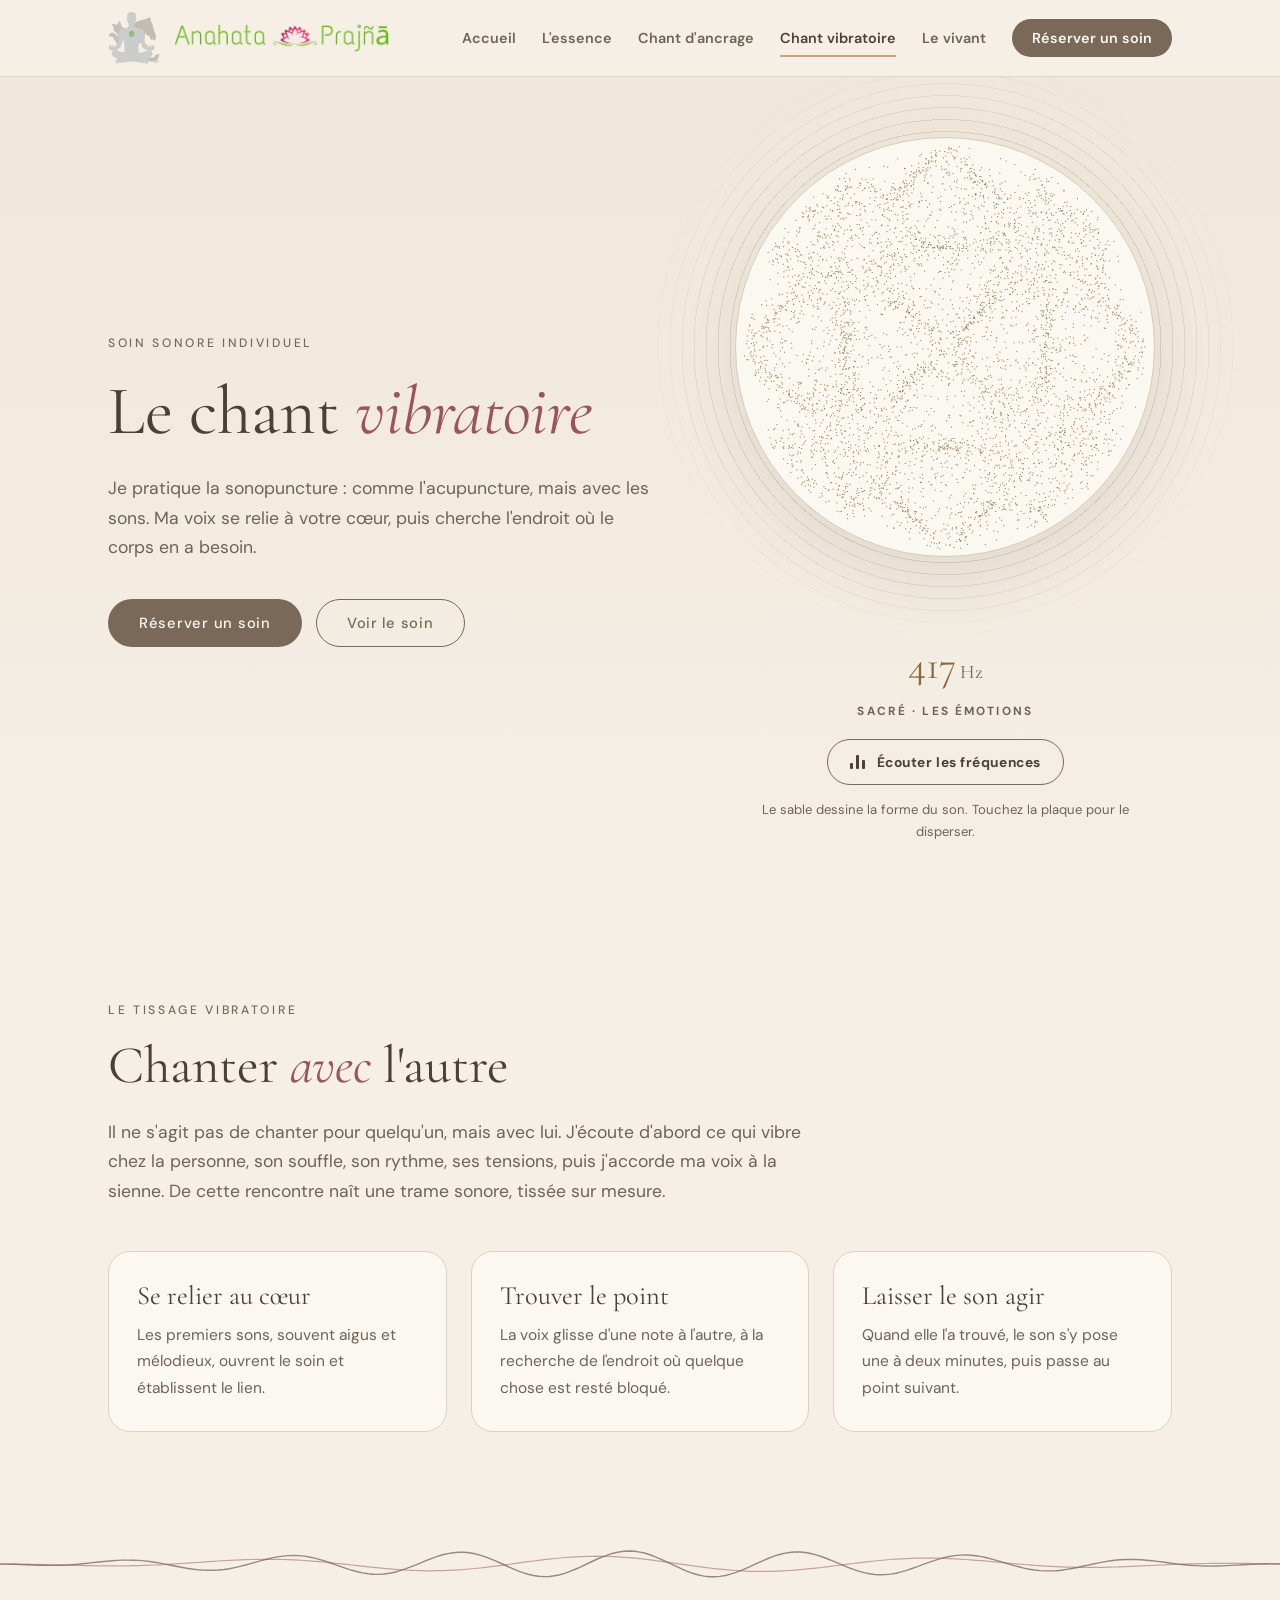
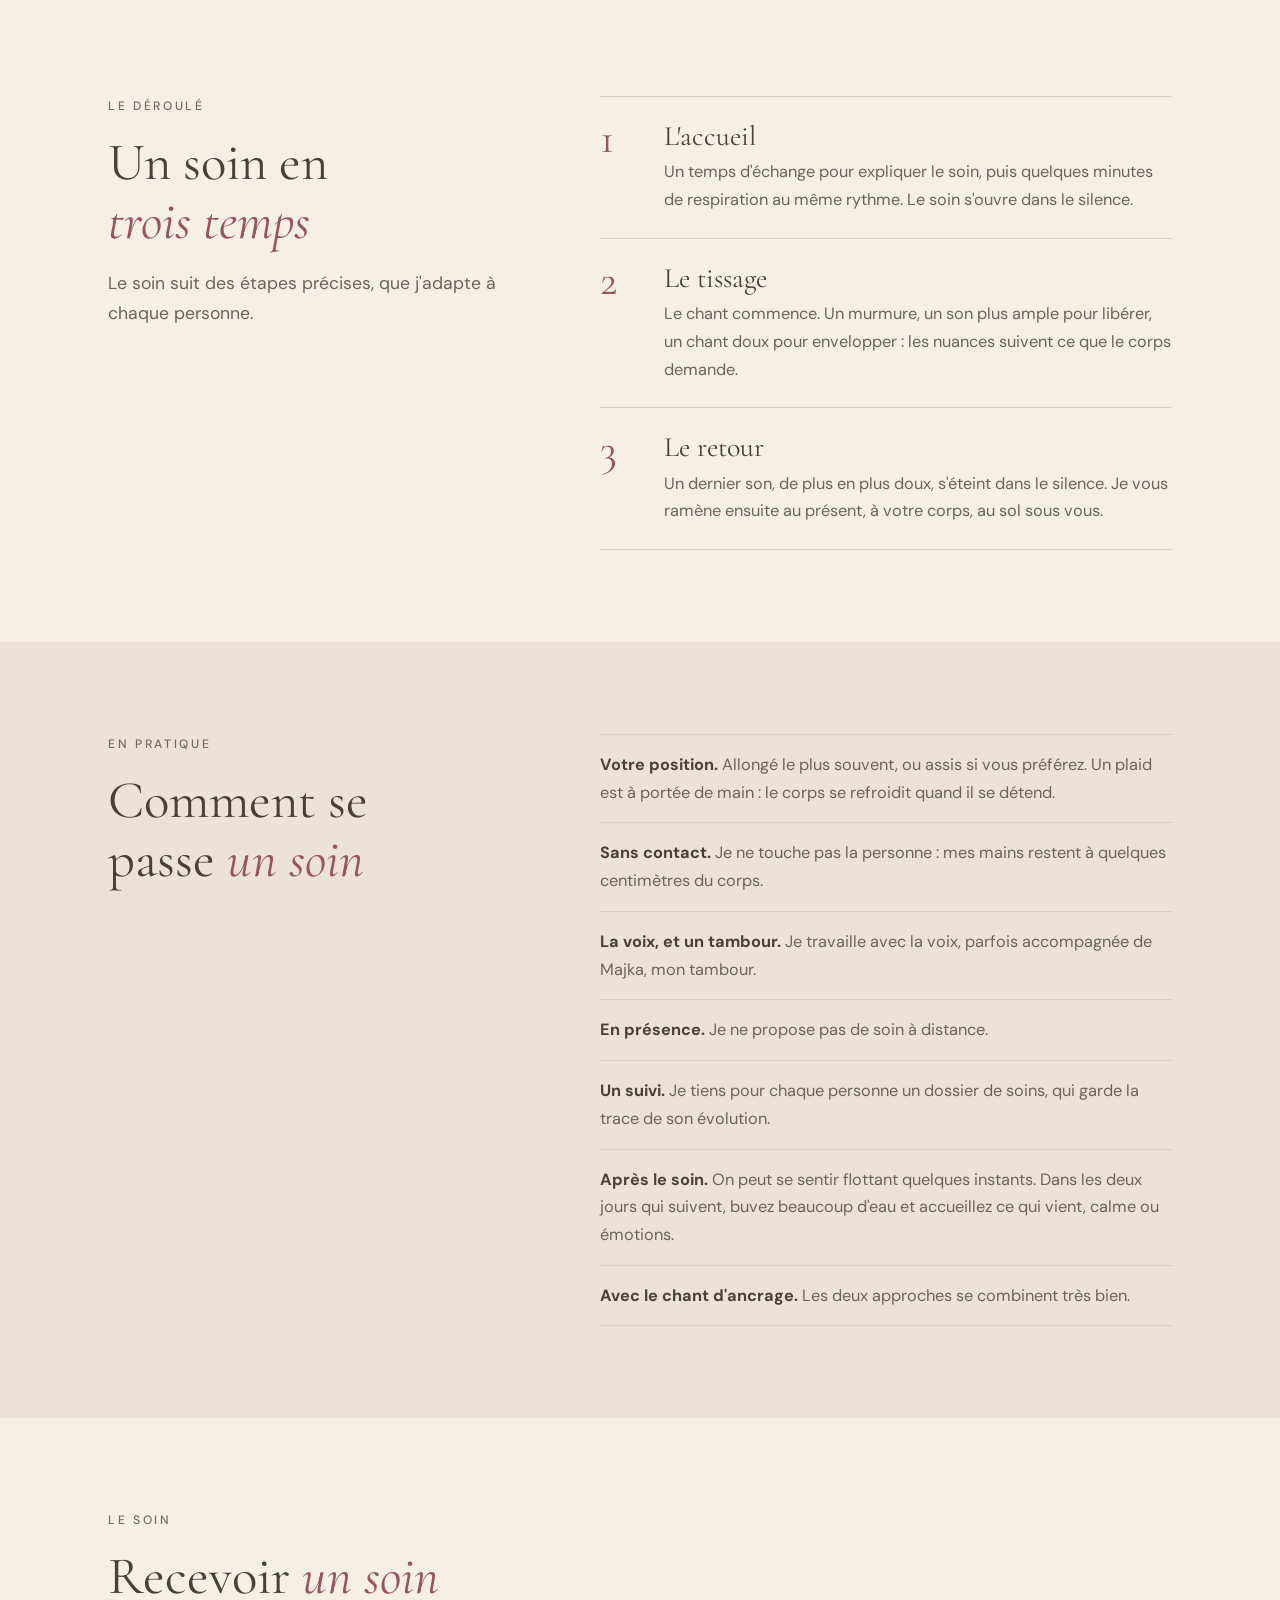
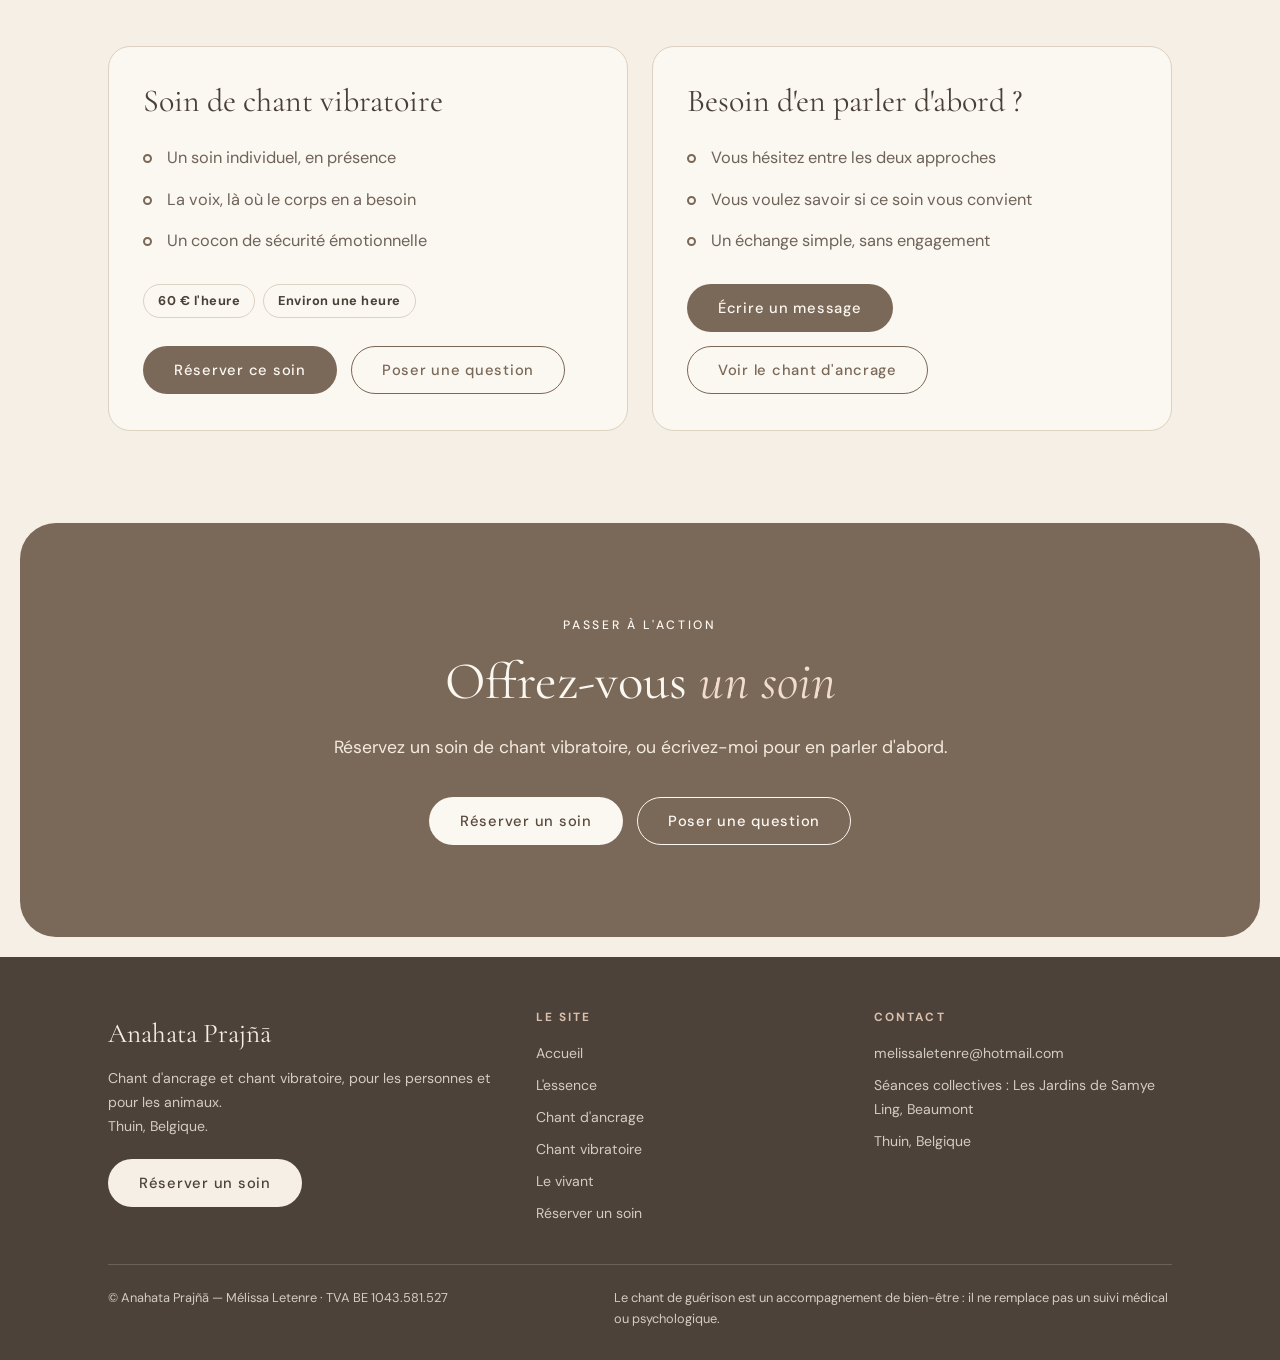
<file: chant-vibratoire.html>
<!doctype html>
<html lang="fr-BE">
<head>
<meta charset="utf-8">
<meta name="viewport" content="width=device-width, initial-scale=1">
<title>Chant vibratoire : soin sonore individuel | Anahata Prajñā</title>
<meta name="description" content="Le chant vibratoire, ou sonopuncture : comme l&#x27;acupuncture, mais avec les sons. Un soin par la voix, sans contact, pour libérer les émotions bloquées.">
<meta name="robots" content="index, follow, max-snippet:-1, max-image-preview:large, max-video-preview:-1">
<meta name="author" content="Mélissa Letenre">
<link rel="canonical" href="https://anahataprajna.be/chant-vibratoire.html">
<meta name="theme-color" content="#f5efe6">
<meta name="geo.region" content="BE-WHT">
<meta name="geo.placename" content="Thuin">
<meta property="og:type" content="website">
<meta property="og:site_name" content="Anahata Prajñā">
<meta property="og:locale" content="fr_BE">
<meta property="og:title" content="Chant vibratoire : soin sonore individuel | Anahata Prajñā">
<meta property="og:description" content="Le chant vibratoire, ou sonopuncture : comme l&#x27;acupuncture, mais avec les sons. Un soin par la voix, sans contact, pour libérer les émotions bloquées.">
<meta property="og:url" content="https://anahataprajna.be/chant-vibratoire.html">
<meta property="og:image" content="https://anahataprajna.be/assets/partage.png">
<meta property="og:image:width" content="1200">
<meta property="og:image:height" content="630">
<meta property="og:image:alt" content="Anahata Prajñā, chant de guérison à Thuin, par Mélissa Letenre">
<meta name="twitter:card" content="summary_large_image">
<link rel="icon" href="favicon.ico" sizes="48x48">
<link rel="icon" type="image/png" sizes="192x192" href="assets/icone-192.png">
<link rel="apple-touch-icon" href="assets/icone-180.png">
<link rel="manifest" href="site.webmanifest">
<link rel="preconnect" href="https://fonts.googleapis.com">
<link rel="preconnect" href="https://fonts.gstatic.com" crossorigin>
<link href="https://fonts.googleapis.com/css2?family=Cormorant+Garamond:ital,wght@0,400;0,500;1,400;1,500&family=DM+Sans:ital,wght@0,400;0,500;0,600;1,400&display=swap" rel="stylesheet">
<link rel="stylesheet" href="css/base.css">
<link rel="stylesheet" href="css/skin.css">
<script src="js/frequences.js" defer></script>
<script type="application/ld+json">
{
  "@context": "https://schema.org",
  "@graph": [
    {
      "@type": "WebSite",
      "@id": "https://anahataprajna.be/#site",
      "url": "https://anahataprajna.be/",
      "name": "Anahata Prajñā",
      "alternateName": "Anahata Prajna",
      "inLanguage": "fr-BE",
      "publisher": {
        "@id": "https://anahataprajna.be/#entreprise"
      }
    },
    {
      "@type": "HealthAndBeautyBusiness",
      "@id": "https://anahataprajna.be/#entreprise",
      "name": "Anahata Prajñā",
      "alternateName": "Anahata Prajna",
      "description": "Anahata Prajñā est l'espace de soin par la voix de Mélissa Letenre, praticienne et enseignante en chant d'ancrage et vibratoire à Thuin (Hainaut, Belgique), spécialisée dans la libération des traumatismes émotionnels. Deux approches de chant de guérison : le chant d'ancrage et le chant vibratoire, pour les personnes comme pour les animaux.",
      "url": "https://anahataprajna.be/",
      "logo": "https://anahataprajna.be/assets/logo.png",
      "image": "https://anahataprajna.be/assets/partage.png",
      "email": "melissaletenre@hotmail.com",
      "vatID": "BE1043581527",
      "address": {
        "@type": "PostalAddress",
        "postalCode": "6530",
        "addressLocality": "Thuin",
        "addressRegion": "Hainaut",
        "addressCountry": "BE"
      },
      "areaServed": [
        {
          "@type": "City",
          "name": "Thuin"
        },
        {
          "@type": "City",
          "name": "Beaumont"
        }
      ],
      "knowsLanguage": "fr",
      "founder": {
        "@id": "https://anahataprajna.be/#melissa-letenre"
      },
      "sameAs": [
        "https://www.linkedin.com/in/m%C3%A9lissa-letenre-95551a72"
      ]
    },
    {
      "@type": "Person",
      "@id": "https://anahataprajna.be/#melissa-letenre",
      "name": "Mélissa Letenre",
      "jobTitle": "Praticienne et enseignante en chant d'ancrage et vibratoire",
      "worksFor": {
        "@id": "https://anahataprajna.be/#entreprise"
      },
      "knowsAbout": [
        "Chant de guérison",
        "Chant d'ancrage",
        "Chant vibratoire",
        "Sonopuncture",
        "Sons de guérison de la tradition Bön tibétaine",
        "Soins aux animaux"
      ],
      "knowsLanguage": "fr",
      "sameAs": [
        "https://www.linkedin.com/in/m%C3%A9lissa-letenre-95551a72"
      ]
    },
    {
      "@type": "WebPage",
      "@id": "https://anahataprajna.be/chant-vibratoire.html#page",
      "url": "https://anahataprajna.be/chant-vibratoire.html",
      "name": "Chant vibratoire : soin sonore individuel | Anahata Prajñā",
      "description": "Le chant vibratoire, ou sonopuncture : comme l'acupuncture, mais avec les sons. Un soin par la voix, sans contact, pour libérer les émotions bloquées.",
      "inLanguage": "fr-BE",
      "isPartOf": {
        "@id": "https://anahataprajna.be/#site"
      },
      "about": {
        "@id": "https://anahataprajna.be/#entreprise"
      },
      "primaryImageOfPage": {
        "@type": "ImageObject",
        "url": "https://anahataprajna.be/assets/partage.png",
        "width": 1200,
        "height": 630
      },
      "dateModified": "2026-11-18",
      "mainEntity": [
        {
          "@id": "https://anahataprajna.be/chant-vibratoire.html#chant-vibratoire"
        }
      ],
      "breadcrumb": {
        "@id": "https://anahataprajna.be/chant-vibratoire.html#fil"
      }
    },
    {
      "@type": "Service",
      "@id": "https://anahataprajna.be/chant-vibratoire.html#chant-vibratoire",
      "name": "Chant vibratoire",
      "serviceType": "Chant de guérison",
      "description": "Soin sonore individuel, en présence : un tissage vibratoire par la voix, pour aider à libérer les blocages émotionnels profonds.",
      "url": "https://anahataprajna.be/chant-vibratoire.html",
      "provider": {
        "@id": "https://anahataprajna.be/#entreprise"
      },
      "areaServed": {
        "@type": "City",
        "name": "Thuin"
      }
    },
    {
      "@type": "BreadcrumbList",
      "@id": "https://anahataprajna.be/chant-vibratoire.html#fil",
      "itemListElement": [
        {
          "@type": "ListItem",
          "position": 1,
          "name": "Accueil",
          "item": "https://anahataprajna.be/"
        },
        {
          "@type": "ListItem",
          "position": 2,
          "name": "Chant vibratoire",
          "item": "https://anahataprajna.be/chant-vibratoire.html"
        }
      ]
    }
  ]
}
</script>
</head>
<body data-freq="417">
<a class="skip" href="#contenu">Aller au contenu</a>

<header class="site-header">
  <div class="wrap">
    <a class="logo" href="index.html" aria-label="Anahata Prajñā — accueil">
      <img class="logo-figure" src="assets/logo-figure.png" alt="" width="360" height="370">
      <img class="logo-nom" src="assets/logo-nom.png" alt="Anahata Prajñā" width="900" height="124">
    </a>
    <nav aria-label="Navigation principale">
      <button class="nav-toggle" type="button" data-nav-toggle aria-expanded="false" aria-controls="menu">Menu</button>
      <ul class="nav-menu" id="menu" data-nav-menu>
        <li><a href="index.html">Accueil</a></li>
        <li><a href="essence.html">L'essence</a></li>
        <li><a href="chant-ancrage.html">Chant d'ancrage</a></li>
        <li><a href="chant-vibratoire.html" aria-current="page">Chant vibratoire</a></li>
        <li><a href="vivant.html">Le vivant</a></li>
        <li><a href="contact.html" class="nav-cta">Réserver un soin</a></li>
      </ul>
    </nav>
  </div>
</header>

<main id="contenu">
  <section class="hero hero--page">
    <div class="wrap hero-grid">
      <div class="hero-text">
        <h1><span class="kicker">Soin sonore individuel</span> Le chant <em>vibratoire</em></h1>
        <p>Je pratique la sonopuncture : comme l'acupuncture, mais avec les sons. Ma voix se relie à votre cœur, puis cherche l'endroit où le corps en a besoin.</p>
        <div class="actions">
          <a class="btn btn-moss" href="contact.html?soin=vibratoire#demande">Réserver un soin</a>
          <a class="btn btn-line" href="#formules">Voir le soin</a>
        </div>
      </div>
      <figure class="plaque">
        <div class="plaque-disc"><canvas data-chladni data-m="1" data-n="3" data-sign="-" aria-hidden="true"></canvas></div>
        <figcaption>
          <p class="plaque-hz"><b>417</b>Hz <span>Sacré · les émotions</span></p>
          <a class="ecoute" href="index.html#frequences">
            <span class="ecoute-bars" aria-hidden="true"><i></i><i></i><i></i></span>
            Écouter les fréquences
          </a>
          <p class="plaque-note">Le sable dessine la forme du son. Touchez la plaque pour le disperser.</p>
        </figcaption>
      </figure>
    </div>
  </section>

  <section class="section">
    <div class="wrap">
      <div data-reveal>
        <span class="label">Le tissage vibratoire</span>
        <h2>Chanter <em>avec</em> l'autre</h2>
        <p class="lead">Il ne s'agit pas de chanter pour quelqu'un, mais avec lui. J'écoute d'abord ce qui vibre chez la personne, son souffle, son rythme, ses tensions, puis j'accorde ma voix à la sienne. De cette rencontre naît une trame sonore, tissée sur mesure.</p>
      </div>
      <ul class="points" data-reveal>
        <li><h3>Se relier au cœur</h3><p>Les premiers sons, souvent aigus et mélodieux, ouvrent le soin et établissent le lien.</p></li>
        <li><h3>Trouver le point</h3><p>La voix glisse d'une note à l'autre, à la recherche de l'endroit où quelque chose est resté bloqué.</p></li>
        <li><h3>Laisser le son agir</h3><p>Quand elle l'a trouvé, le son s'y pose une à deux minutes, puis passe au point suivant.</p></li>
      </ul>
    </div>
  </section>

  <div class="onde" data-onde></div>

  <section class="section">
    <div class="wrap split">
      <div class="chapter-title" data-reveal>
        <span class="label">Le déroulé</span>
        <h2>Un soin en <em>trois temps</em></h2>
        <p class="lead">Le soin suit des étapes précises, que j'adapte à chaque personne.</p>
      </div>
      <ol class="etapes" data-reveal>
        <li><h3>L'accueil</h3><p>Un temps d'échange pour expliquer le soin, puis quelques minutes de respiration au même rythme. Le soin s'ouvre dans le silence.</p></li>
        <li><h3>Le tissage</h3><p>Le chant commence. Un murmure, un son plus ample pour libérer, un chant doux pour envelopper : les nuances suivent ce que le corps demande.</p></li>
        <li><h3>Le retour</h3><p>Un dernier son, de plus en plus doux, s'éteint dans le silence. Je vous ramène ensuite au présent, à votre corps, au sol sous vous.</p></li>
      </ol>
    </div>
  </section>

  <section class="section section--tint">
    <div class="wrap split">
      <div data-reveal>
        <span class="label">En pratique</span>
        <h2>Comment se passe <em>un soin</em></h2>
      </div>
      <ul class="liste" data-reveal>
        <li><strong>Votre position.</strong> Allongé le plus souvent, ou assis si vous préférez. Un plaid est à portée de main : le corps se refroidit quand il se détend.</li>
        <li><strong>Sans contact.</strong> Je ne touche pas la personne : mes mains restent à quelques centimètres du corps.</li>
        <li><strong>La voix, et un tambour.</strong> Je travaille avec la voix, parfois accompagnée de Majka, mon tambour.</li>
        <li><strong>En présence.</strong> Je ne propose pas de soin à distance.</li>
        <li><strong>Un suivi.</strong> Je tiens pour chaque personne un dossier de soins, qui garde la trace de son évolution.</li>
        <li><strong>Après le soin.</strong> On peut se sentir flottant quelques instants. Dans les deux jours qui suivent, buvez beaucoup d'eau et accueillez ce qui vient, calme ou émotions.</li>
        <li><strong>Avec le chant d'ancrage.</strong> Les deux approches se combinent très bien.</li>
      </ul>
    </div>
  </section>

  <section class="section" id="formules">
    <div class="wrap">
      <span class="label">Le soin</span>
      <h2>Recevoir <em>un soin</em></h2>
      <div class="offres" data-reveal>
        <article class="offre">
          <h3>Soin de chant vibratoire</h3>
          <ul>
            <li>Un soin individuel, en présence</li>
            <li>La voix, là où le corps en a besoin</li>
            <li>Un cocon de sécurité émotionnelle</li>
          </ul>
          <p class="offre-meta"><span class="info">60 € l'heure</span><span class="info">Environ une heure</span></p>
          <div class="actions">
            <a class="btn btn-forest" href="contact.html?soin=vibratoire#demande">Réserver ce soin</a>
            <a class="btn btn-outline" href="contact.html?soin=question#demande">Poser une question</a>
          </div>
        </article>
        <article class="offre">
          <h3>Besoin d'en parler d'abord ?</h3>
          <ul>
            <li>Vous hésitez entre les deux approches</li>
            <li>Vous voulez savoir si ce soin vous convient</li>
            <li>Un échange simple, sans engagement</li>
          </ul>
          <div class="actions">
            <a class="btn btn-forest" href="contact.html?soin=question#demande">Écrire un message</a>
            <a class="btn btn-outline" href="chant-ancrage.html">Voir le chant d'ancrage</a>
          </div>
        </article>
      </div>
    </div>
  </section>

  <section class="section section--cta center">
    <div class="wrap" data-reveal>
      <span class="label">Passer à l'action</span>
      <h2>Offrez-vous <em>un soin</em></h2>
      <p class="lead">Réservez un soin de chant vibratoire, ou écrivez-moi pour en parler d'abord.</p>
      <div class="actions">
        <a class="btn btn-moss" href="contact.html?soin=vibratoire#demande">Réserver un soin</a>
        <a class="btn btn-line" href="contact.html?soin=question#demande">Poser une question</a>
      </div>
    </div>
  </section>
</main>

<footer class="site-footer">
  <div class="wrap">
    <div class="footer-grid">
      <div>
        <p class="footer-brand">Anahata Prajñā</p>
        <p>Chant d'ancrage et chant vibratoire, pour les personnes et pour les animaux.<br>Thuin, Belgique.</p>
        <a class="btn btn-moss footer-cta" href="contact.html#demande">Réserver un soin</a>
      </div>
      <div>
        <h3>Le site</h3>
        <ul>
          <li><a href="index.html">Accueil</a></li>
          <li><a href="essence.html">L'essence</a></li>
          <li><a href="chant-ancrage.html">Chant d'ancrage</a></li>
          <li><a href="chant-vibratoire.html">Chant vibratoire</a></li>
          <li><a href="vivant.html">Le vivant</a></li>
          <li><a href="contact.html">Réserver un soin</a></li>
        </ul>
      </div>
      <div>
        <h3>Contact</h3>
        <address>
          <ul>
            <li><a href="mailto:melissaletenre@hotmail.com">melissaletenre@hotmail.com</a></li>
            <li>Séances collectives : Les Jardins de Samye Ling, Beaumont</li>
            <li>Thuin, Belgique</li>
          </ul>
        </address>
      </div>
    </div>
    <div class="footer-base">
      <span>© Anahata Prajñā — Mélissa Letenre · TVA BE 1043.581.527</span>
      <span class="mention">Le chant de guérison est un accompagnement de bien-être : il ne remplace pas un suivi médical ou psychologique.</span>
    </div>
  </div>
</footer>

<div class="barre-mobile">
  <a class="btn btn-moss" href="contact.html#demande">Réserver un soin</a>
  <a class="btn btn-line" href="mailto:melissaletenre@hotmail.com">Écrire</a>
</div>

</body>
</html>
</file>
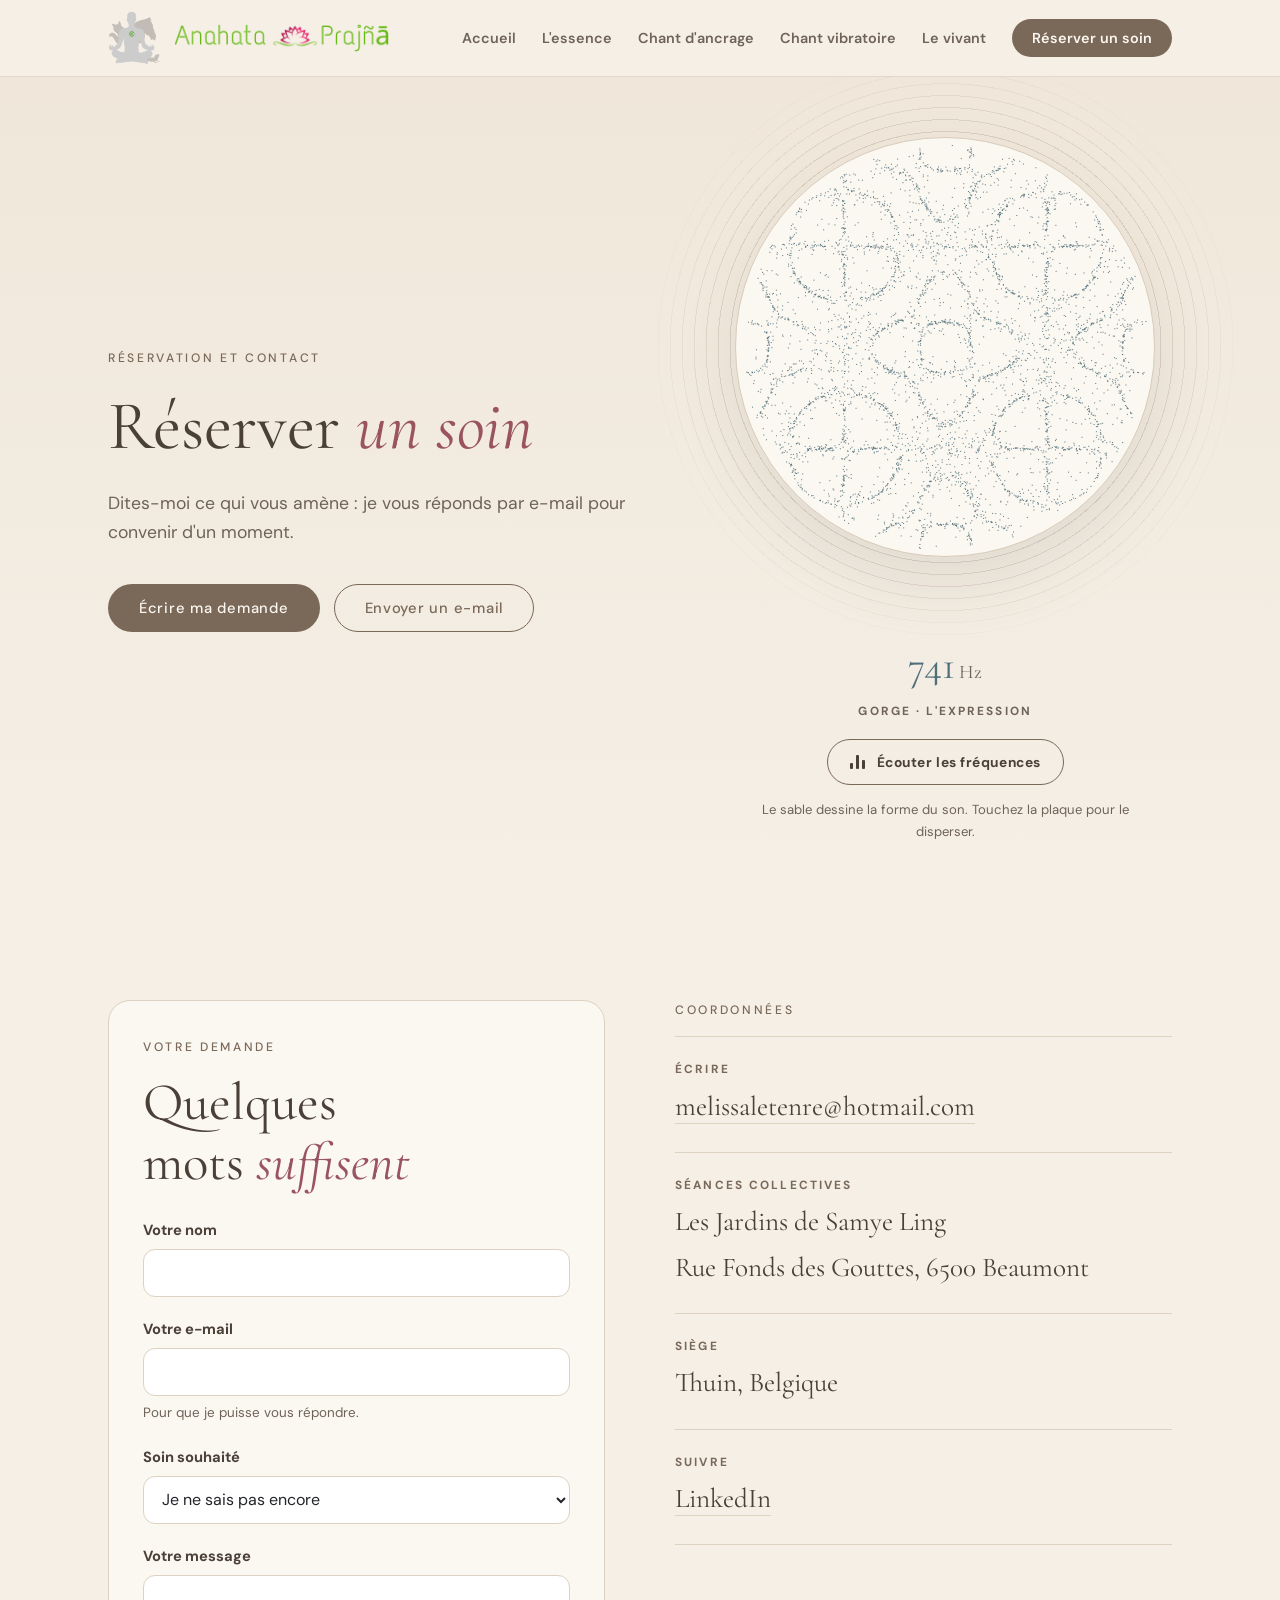
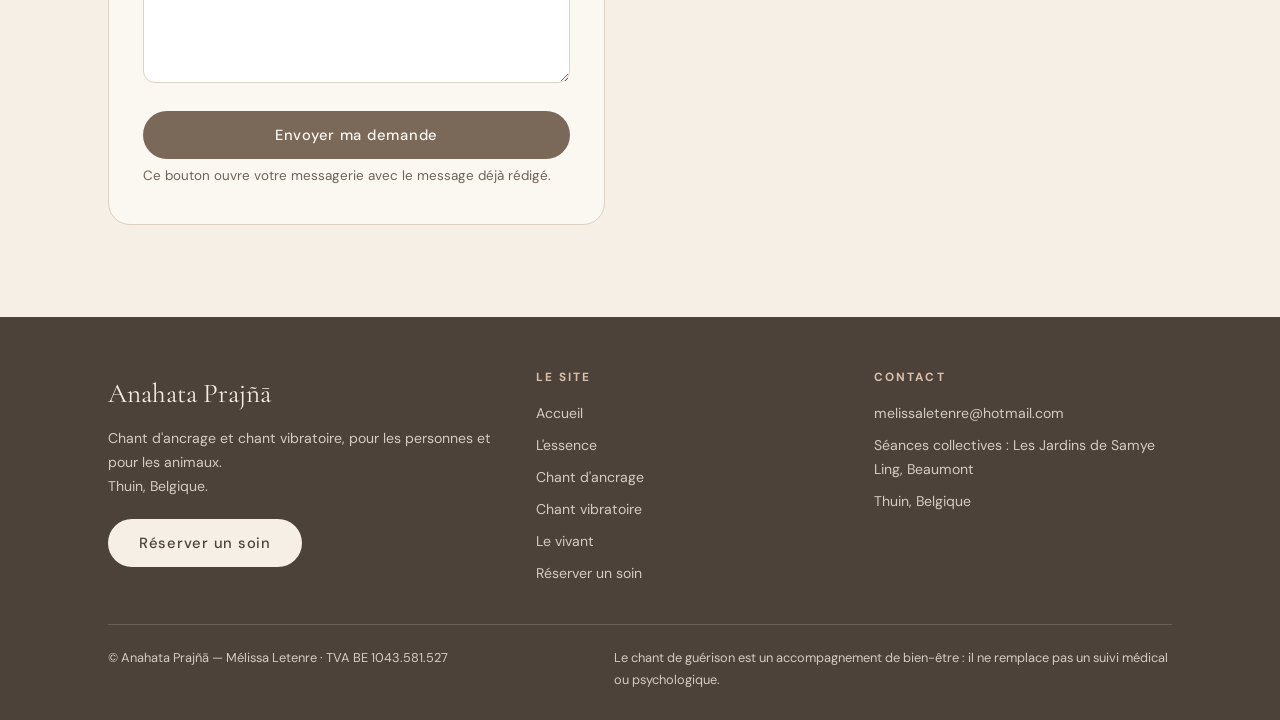
<file: contact.html>
<!doctype html>
<html lang="fr-BE">
<head>
<meta charset="utf-8">
<meta name="viewport" content="width=device-width, initial-scale=1">
<title>Réserver un soin à Thuin et Beaumont | Anahata Prajñā</title>
<meta name="description" content="Réservez un soin de chant d&#x27;ancrage ou de chant vibratoire : écrivez votre demande à Mélissa Letenre. Séances collectives aux Jardins de Samye Ling, à Beaumont.">
<meta name="robots" content="index, follow, max-snippet:-1, max-image-preview:large, max-video-preview:-1">
<meta name="author" content="Mélissa Letenre">
<link rel="canonical" href="https://anahataprajna.be/contact.html">
<meta name="theme-color" content="#f5efe6">
<meta name="geo.region" content="BE-WHT">
<meta name="geo.placename" content="Thuin">
<meta property="og:type" content="website">
<meta property="og:site_name" content="Anahata Prajñā">
<meta property="og:locale" content="fr_BE">
<meta property="og:title" content="Réserver un soin à Thuin et Beaumont | Anahata Prajñā">
<meta property="og:description" content="Réservez un soin de chant d&#x27;ancrage ou de chant vibratoire : écrivez votre demande à Mélissa Letenre. Séances collectives aux Jardins de Samye Ling, à Beaumont.">
<meta property="og:url" content="https://anahataprajna.be/contact.html">
<meta property="og:image" content="https://anahataprajna.be/assets/partage.png">
<meta property="og:image:width" content="1200">
<meta property="og:image:height" content="630">
<meta property="og:image:alt" content="Anahata Prajñā, chant de guérison à Thuin, par Mélissa Letenre">
<meta name="twitter:card" content="summary_large_image">
<link rel="icon" href="favicon.ico" sizes="48x48">
<link rel="icon" type="image/png" sizes="192x192" href="assets/icone-192.png">
<link rel="apple-touch-icon" href="assets/icone-180.png">
<link rel="manifest" href="site.webmanifest">
<link rel="preconnect" href="https://fonts.googleapis.com">
<link rel="preconnect" href="https://fonts.gstatic.com" crossorigin>
<link href="https://fonts.googleapis.com/css2?family=Cormorant+Garamond:ital,wght@0,400;0,500;1,400;1,500&family=DM+Sans:ital,wght@0,400;0,500;0,600;1,400&display=swap" rel="stylesheet">
<link rel="stylesheet" href="css/base.css">
<link rel="stylesheet" href="css/skin.css">
<script src="js/frequences.js" defer></script>
<script type="application/ld+json">
{
  "@context": "https://schema.org",
  "@graph": [
    {
      "@type": "WebSite",
      "@id": "https://anahataprajna.be/#site",
      "url": "https://anahataprajna.be/",
      "name": "Anahata Prajñā",
      "alternateName": "Anahata Prajna",
      "inLanguage": "fr-BE",
      "publisher": {
        "@id": "https://anahataprajna.be/#entreprise"
      }
    },
    {
      "@type": "HealthAndBeautyBusiness",
      "@id": "https://anahataprajna.be/#entreprise",
      "name": "Anahata Prajñā",
      "alternateName": "Anahata Prajna",
      "description": "Anahata Prajñā est l'espace de soin par la voix de Mélissa Letenre, praticienne et enseignante en chant d'ancrage et vibratoire à Thuin (Hainaut, Belgique), spécialisée dans la libération des traumatismes émotionnels. Deux approches de chant de guérison : le chant d'ancrage et le chant vibratoire, pour les personnes comme pour les animaux.",
      "url": "https://anahataprajna.be/",
      "logo": "https://anahataprajna.be/assets/logo.png",
      "image": "https://anahataprajna.be/assets/partage.png",
      "email": "melissaletenre@hotmail.com",
      "vatID": "BE1043581527",
      "address": {
        "@type": "PostalAddress",
        "postalCode": "6530",
        "addressLocality": "Thuin",
        "addressRegion": "Hainaut",
        "addressCountry": "BE"
      },
      "areaServed": [
        {
          "@type": "City",
          "name": "Thuin"
        },
        {
          "@type": "City",
          "name": "Beaumont"
        }
      ],
      "knowsLanguage": "fr",
      "founder": {
        "@id": "https://anahataprajna.be/#melissa-letenre"
      },
      "sameAs": [
        "https://www.linkedin.com/in/m%C3%A9lissa-letenre-95551a72"
      ]
    },
    {
      "@type": "Person",
      "@id": "https://anahataprajna.be/#melissa-letenre",
      "name": "Mélissa Letenre",
      "jobTitle": "Praticienne et enseignante en chant d'ancrage et vibratoire",
      "worksFor": {
        "@id": "https://anahataprajna.be/#entreprise"
      },
      "knowsAbout": [
        "Chant de guérison",
        "Chant d'ancrage",
        "Chant vibratoire",
        "Sonopuncture",
        "Sons de guérison de la tradition Bön tibétaine",
        "Soins aux animaux"
      ],
      "knowsLanguage": "fr",
      "sameAs": [
        "https://www.linkedin.com/in/m%C3%A9lissa-letenre-95551a72"
      ]
    },
    {
      "@type": "ContactPage",
      "@id": "https://anahataprajna.be/contact.html#page",
      "url": "https://anahataprajna.be/contact.html",
      "name": "Réserver un soin à Thuin et Beaumont | Anahata Prajñā",
      "description": "Réservez un soin de chant d'ancrage ou de chant vibratoire : écrivez votre demande à Mélissa Letenre. Séances collectives aux Jardins de Samye Ling, à Beaumont.",
      "inLanguage": "fr-BE",
      "isPartOf": {
        "@id": "https://anahataprajna.be/#site"
      },
      "about": {
        "@id": "https://anahataprajna.be/#entreprise"
      },
      "primaryImageOfPage": {
        "@type": "ImageObject",
        "url": "https://anahataprajna.be/assets/partage.png",
        "width": 1200,
        "height": 630
      },
      "dateModified": "2026-11-18",
      "breadcrumb": {
        "@id": "https://anahataprajna.be/contact.html#fil"
      }
    },
    {
      "@type": "BreadcrumbList",
      "@id": "https://anahataprajna.be/contact.html#fil",
      "itemListElement": [
        {
          "@type": "ListItem",
          "position": 1,
          "name": "Accueil",
          "item": "https://anahataprajna.be/"
        },
        {
          "@type": "ListItem",
          "position": 2,
          "name": "Réserver un soin",
          "item": "https://anahataprajna.be/contact.html"
        }
      ]
    }
  ]
}
</script>
</head>
<body data-freq="741">
<a class="skip" href="#contenu">Aller au contenu</a>

<header class="site-header">
  <div class="wrap">
    <a class="logo" href="index.html" aria-label="Anahata Prajñā — accueil">
      <img class="logo-figure" src="assets/logo-figure.png" alt="" width="360" height="370">
      <img class="logo-nom" src="assets/logo-nom.png" alt="Anahata Prajñā" width="900" height="124">
    </a>
    <nav aria-label="Navigation principale">
      <button class="nav-toggle" type="button" data-nav-toggle aria-expanded="false" aria-controls="menu">Menu</button>
      <ul class="nav-menu" id="menu" data-nav-menu>
        <li><a href="index.html">Accueil</a></li>
        <li><a href="essence.html">L'essence</a></li>
        <li><a href="chant-ancrage.html">Chant d'ancrage</a></li>
        <li><a href="chant-vibratoire.html">Chant vibratoire</a></li>
        <li><a href="vivant.html">Le vivant</a></li>
        <li><a href="contact.html" class="nav-cta" aria-current="page">Réserver un soin</a></li>
      </ul>
    </nav>
  </div>
</header>

<main id="contenu">
  <section class="hero hero--page">
    <div class="wrap hero-grid">
      <div class="hero-text">
        <h1><span class="kicker">Réservation et contact</span> Réserver <em>un soin</em></h1>
        <p>Dites-moi ce qui vous amène : je vous réponds par e-mail pour convenir d'un moment.</p>
        <div class="actions">
          <a class="btn btn-moss" href="#demande">Écrire ma demande</a>
          <a class="btn btn-line" href="mailto:melissaletenre@hotmail.com">Envoyer un e-mail</a>
        </div>
      </div>
      <figure class="plaque">
        <div class="plaque-disc"><canvas data-chladni data-m="3" data-n="5" data-sign="+" aria-hidden="true"></canvas></div>
        <figcaption>
          <p class="plaque-hz"><b>741</b>Hz <span>Gorge · l'expression</span></p>
          <a class="ecoute" href="index.html#frequences">
            <span class="ecoute-bars" aria-hidden="true"><i></i><i></i><i></i></span>
            Écouter les fréquences
          </a>
          <p class="plaque-note">Le sable dessine la forme du son. Touchez la plaque pour le disperser.</p>
        </figcaption>
      </figure>
    </div>
  </section>

  <section class="section">
    <div class="wrap split split--even">
      <form class="demande" id="demande" data-demande data-to="melissaletenre@hotmail.com" action="mailto:melissaletenre@hotmail.com" method="post" enctype="text/plain" data-reveal>
        <span class="label">Votre demande</span>
        <h2>Quelques mots <em>suffisent</em></h2>
        <div class="champ">
          <label for="nom">Votre nom</label>
          <input id="nom" name="nom" type="text" autocomplete="name" required>
        </div>
        <div class="champ">
          <label for="recontact">Votre e-mail</label>
          <input id="recontact" name="contact" type="email" autocomplete="email" required aria-describedby="aide-recontact">
          <p class="aide" id="aide-recontact">Pour que je puisse vous répondre.</p>
        </div>
        <div class="champ">
          <label for="soin">Soin souhaité</label>
          <select id="soin" name="soin">
            <option value="collectif">Chant d'ancrage — séance collective</option>
            <option value="ancrage">Chant d'ancrage — séance individuelle</option>
            <option value="vibratoire">Chant vibratoire — soin</option>
            <option value="animal">Soin pour un animal</option>
            <option value="question" selected>Je ne sais pas encore</option>
          </select>
        </div>
        <div class="champ">
          <label for="message">Votre message</label>
          <textarea id="message" name="message" rows="4"></textarea>
        </div>
        <button class="btn btn-forest" type="submit">Envoyer ma demande</button>
        <p class="aide">Ce bouton ouvre votre messagerie avec le message déjà rédigé.</p>
      </form>
      <div data-reveal>
        <span class="label">Coordonnées</span>
        <ul class="coords">
          <li><span>Écrire</span><a href="mailto:melissaletenre@hotmail.com">melissaletenre@hotmail.com</a></li>
          <li><span>Séances collectives</span><p>Les Jardins de Samye Ling<br>Rue Fonds des Gouttes, 6500 Beaumont</p></li>
          <li><span>Siège</span><p>Thuin, Belgique</p></li>
          <li><span>Suivre</span><a href="https://www.linkedin.com/in/m%C3%A9lissa-letenre-95551a72">LinkedIn</a></li>
        </ul>
      </div>
    </div>
  </section>

</main>

<footer class="site-footer">
  <div class="wrap">
    <div class="footer-grid">
      <div>
        <p class="footer-brand">Anahata Prajñā</p>
        <p>Chant d'ancrage et chant vibratoire, pour les personnes et pour les animaux.<br>Thuin, Belgique.</p>
        <a class="btn btn-moss footer-cta" href="contact.html#demande">Réserver un soin</a>
      </div>
      <div>
        <h3>Le site</h3>
        <ul>
          <li><a href="index.html">Accueil</a></li>
          <li><a href="essence.html">L'essence</a></li>
          <li><a href="chant-ancrage.html">Chant d'ancrage</a></li>
          <li><a href="chant-vibratoire.html">Chant vibratoire</a></li>
          <li><a href="vivant.html">Le vivant</a></li>
          <li><a href="contact.html">Réserver un soin</a></li>
        </ul>
      </div>
      <div>
        <h3>Contact</h3>
        <address>
          <ul>
            <li><a href="mailto:melissaletenre@hotmail.com">melissaletenre@hotmail.com</a></li>
            <li>Séances collectives : Les Jardins de Samye Ling, Beaumont</li>
            <li>Thuin, Belgique</li>
          </ul>
        </address>
      </div>
    </div>
    <div class="footer-base">
      <span>© Anahata Prajñā — Mélissa Letenre · TVA BE 1043.581.527</span>
      <span class="mention">Le chant de guérison est un accompagnement de bien-être : il ne remplace pas un suivi médical ou psychologique.</span>
    </div>
  </div>
</footer>

<div class="barre-mobile">
  <a class="btn btn-moss" href="contact.html#demande">Réserver un soin</a>
  <a class="btn btn-line" href="mailto:melissaletenre@hotmail.com">Écrire</a>
</div>

</body>
</html>
</file>
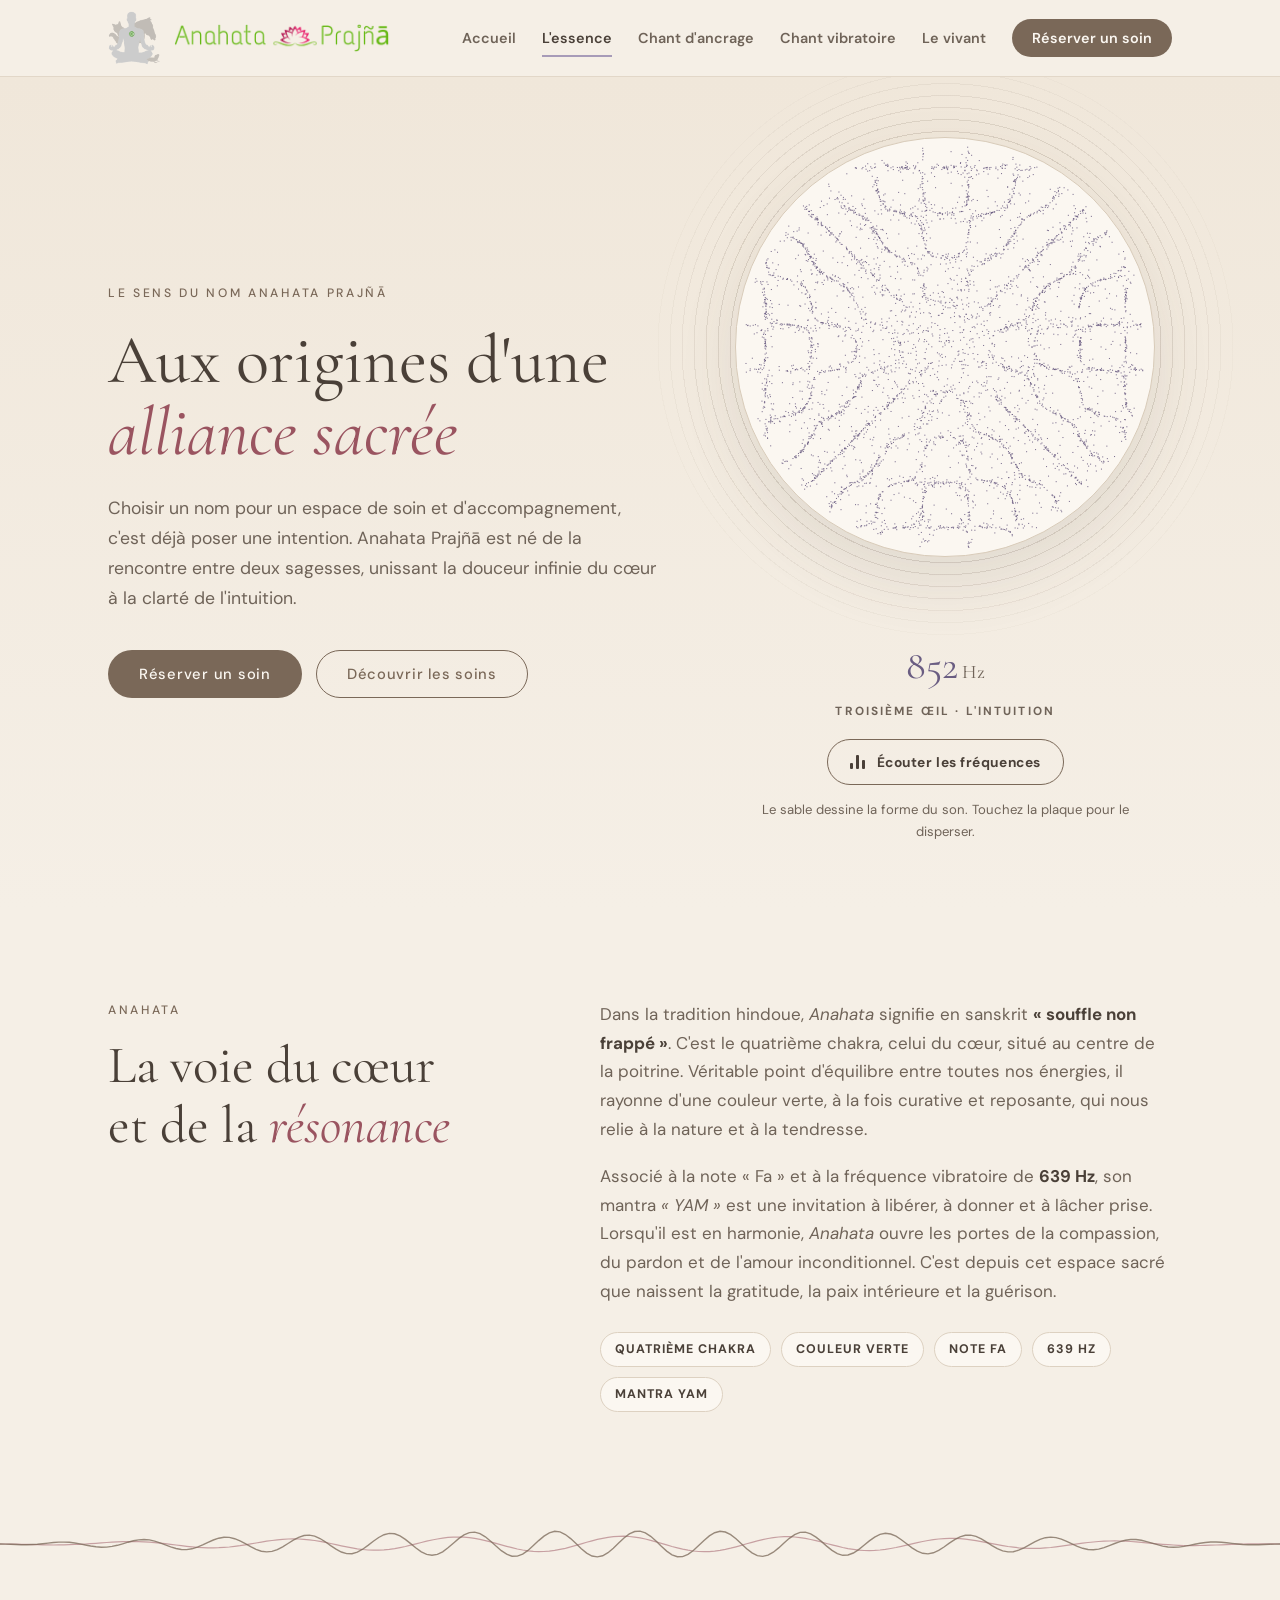
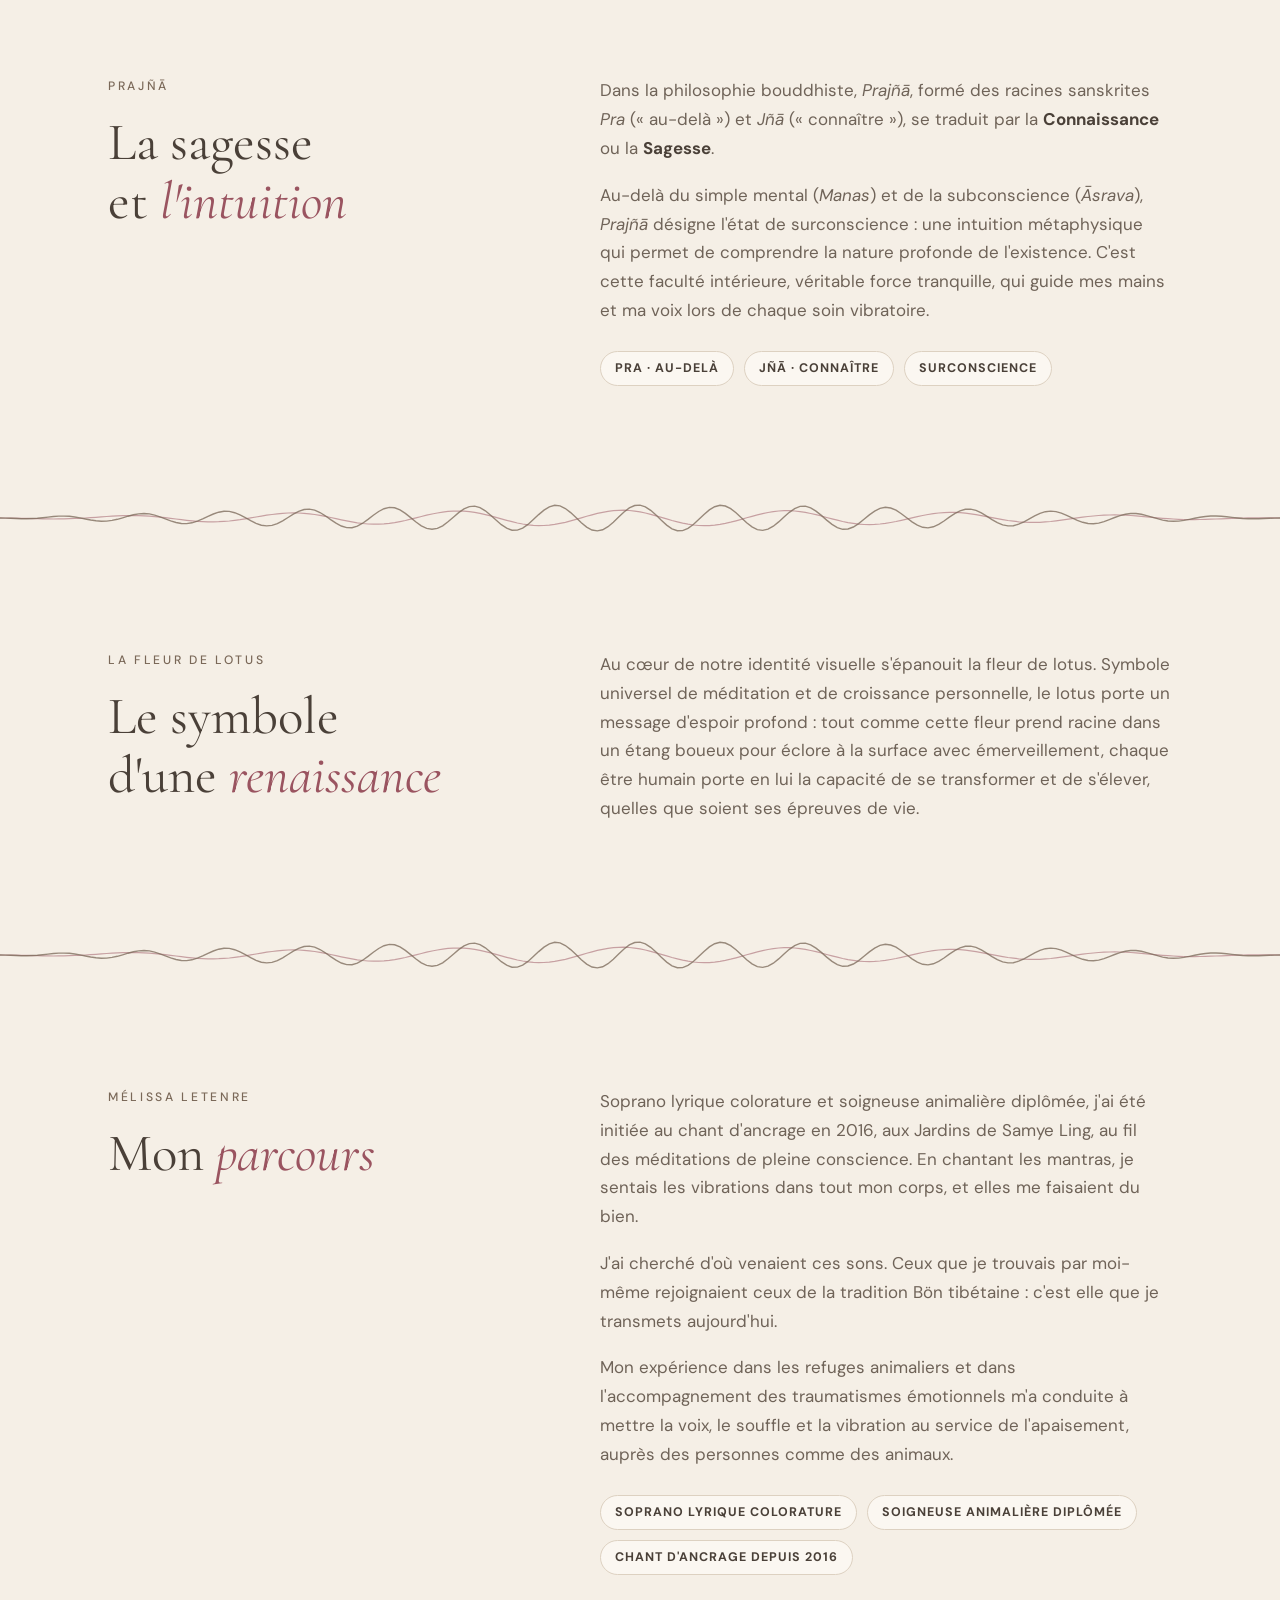
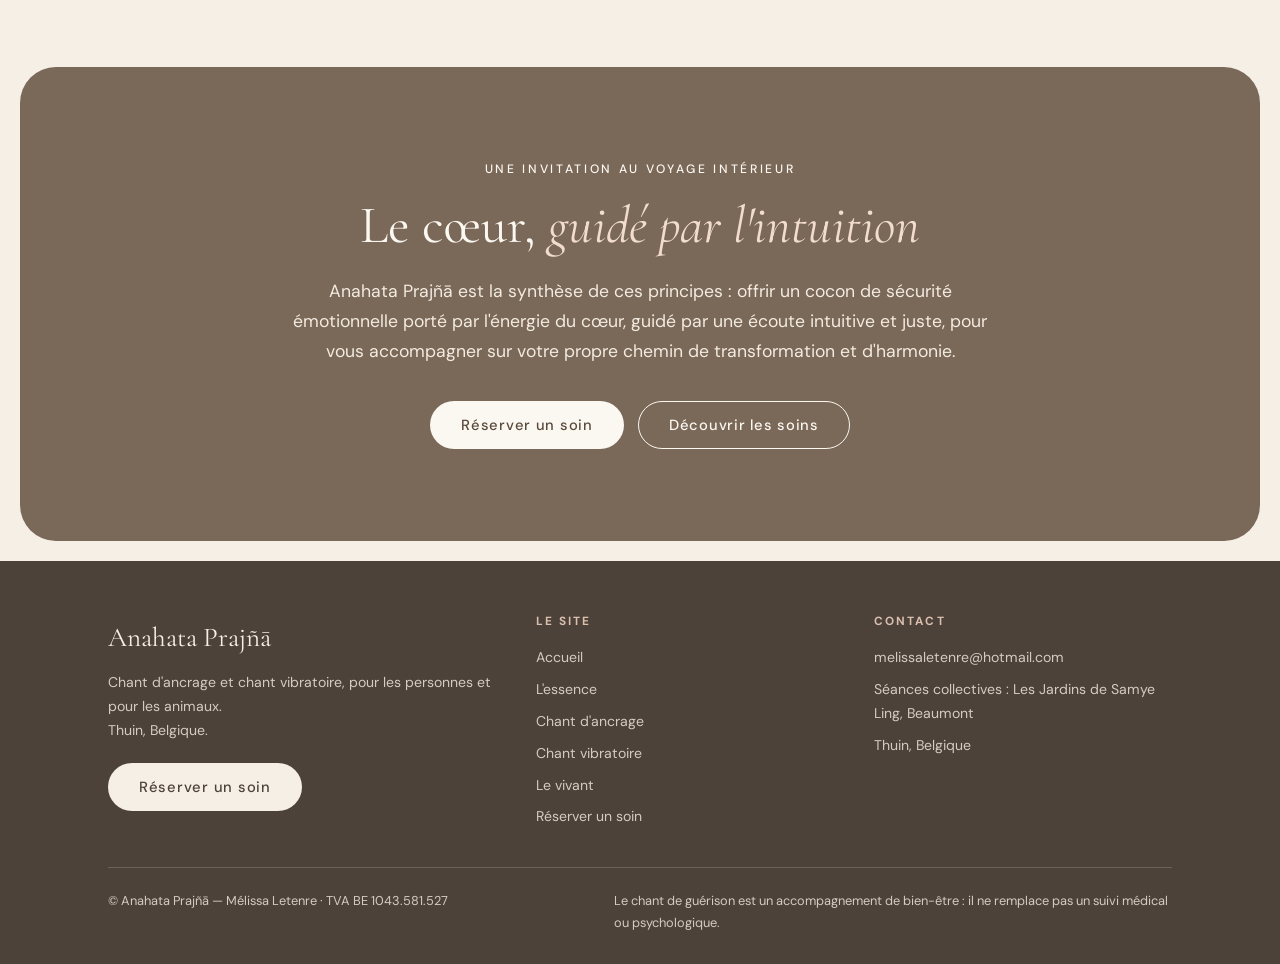
<file: essence.html>
<!doctype html>
<html lang="fr-BE">
<head>
<meta charset="utf-8">
<meta name="viewport" content="width=device-width, initial-scale=1">
<title>Que signifie Anahata Prajñā ? Le cœur et l&#x27;intuition</title>
<meta name="description" content="Anahata, le chakra du cœur (639 Hz, mantra YAM), et Prajñā, la sagesse intuitive : l&#x27;origine du nom et l&#x27;intention de cet espace de soin par la voix, à Thuin.">
<meta name="robots" content="index, follow, max-snippet:-1, max-image-preview:large, max-video-preview:-1">
<meta name="author" content="Mélissa Letenre">
<link rel="canonical" href="https://anahataprajna.be/essence.html">
<meta name="theme-color" content="#f5efe6">
<meta name="geo.region" content="BE-WHT">
<meta name="geo.placename" content="Thuin">
<meta property="og:type" content="website">
<meta property="og:site_name" content="Anahata Prajñā">
<meta property="og:locale" content="fr_BE">
<meta property="og:title" content="Que signifie Anahata Prajñā ? Le cœur et l&#x27;intuition">
<meta property="og:description" content="Anahata, le chakra du cœur (639 Hz, mantra YAM), et Prajñā, la sagesse intuitive : l&#x27;origine du nom et l&#x27;intention de cet espace de soin par la voix, à Thuin.">
<meta property="og:url" content="https://anahataprajna.be/essence.html">
<meta property="og:image" content="https://anahataprajna.be/assets/partage.png">
<meta property="og:image:width" content="1200">
<meta property="og:image:height" content="630">
<meta property="og:image:alt" content="Anahata Prajñā, chant de guérison à Thuin, par Mélissa Letenre">
<meta name="twitter:card" content="summary_large_image">
<link rel="icon" href="favicon.ico" sizes="48x48">
<link rel="icon" type="image/png" sizes="192x192" href="assets/icone-192.png">
<link rel="apple-touch-icon" href="assets/icone-180.png">
<link rel="manifest" href="site.webmanifest">
<link rel="preconnect" href="https://fonts.googleapis.com">
<link rel="preconnect" href="https://fonts.gstatic.com" crossorigin>
<link href="https://fonts.googleapis.com/css2?family=Cormorant+Garamond:ital,wght@0,400;0,500;1,400;1,500&family=DM+Sans:ital,wght@0,400;0,500;0,600;1,400&display=swap" rel="stylesheet">
<link rel="stylesheet" href="css/base.css">
<link rel="stylesheet" href="css/skin.css">
<script src="js/frequences.js" defer></script>
<script type="application/ld+json">
{
  "@context": "https://schema.org",
  "@graph": [
    {
      "@type": "WebSite",
      "@id": "https://anahataprajna.be/#site",
      "url": "https://anahataprajna.be/",
      "name": "Anahata Prajñā",
      "alternateName": "Anahata Prajna",
      "inLanguage": "fr-BE",
      "publisher": {
        "@id": "https://anahataprajna.be/#entreprise"
      }
    },
    {
      "@type": "HealthAndBeautyBusiness",
      "@id": "https://anahataprajna.be/#entreprise",
      "name": "Anahata Prajñā",
      "alternateName": "Anahata Prajna",
      "description": "Anahata Prajñā est l'espace de soin par la voix de Mélissa Letenre, praticienne et enseignante en chant d'ancrage et vibratoire à Thuin (Hainaut, Belgique), spécialisée dans la libération des traumatismes émotionnels. Deux approches de chant de guérison : le chant d'ancrage et le chant vibratoire, pour les personnes comme pour les animaux.",
      "url": "https://anahataprajna.be/",
      "logo": "https://anahataprajna.be/assets/logo.png",
      "image": "https://anahataprajna.be/assets/partage.png",
      "email": "melissaletenre@hotmail.com",
      "vatID": "BE1043581527",
      "address": {
        "@type": "PostalAddress",
        "postalCode": "6530",
        "addressLocality": "Thuin",
        "addressRegion": "Hainaut",
        "addressCountry": "BE"
      },
      "areaServed": [
        {
          "@type": "City",
          "name": "Thuin"
        },
        {
          "@type": "City",
          "name": "Beaumont"
        }
      ],
      "knowsLanguage": "fr",
      "founder": {
        "@id": "https://anahataprajna.be/#melissa-letenre"
      },
      "sameAs": [
        "https://www.linkedin.com/in/m%C3%A9lissa-letenre-95551a72"
      ]
    },
    {
      "@type": "Person",
      "@id": "https://anahataprajna.be/#melissa-letenre",
      "name": "Mélissa Letenre",
      "jobTitle": "Praticienne et enseignante en chant d'ancrage et vibratoire",
      "worksFor": {
        "@id": "https://anahataprajna.be/#entreprise"
      },
      "knowsAbout": [
        "Chant de guérison",
        "Chant d'ancrage",
        "Chant vibratoire",
        "Sonopuncture",
        "Sons de guérison de la tradition Bön tibétaine",
        "Soins aux animaux"
      ],
      "knowsLanguage": "fr",
      "sameAs": [
        "https://www.linkedin.com/in/m%C3%A9lissa-letenre-95551a72"
      ]
    },
    {
      "@type": "AboutPage",
      "@id": "https://anahataprajna.be/essence.html#page",
      "url": "https://anahataprajna.be/essence.html",
      "name": "Que signifie Anahata Prajñā ? Le cœur et l'intuition",
      "description": "Anahata, le chakra du cœur (639 Hz, mantra YAM), et Prajñā, la sagesse intuitive : l'origine du nom et l'intention de cet espace de soin par la voix, à Thuin.",
      "inLanguage": "fr-BE",
      "isPartOf": {
        "@id": "https://anahataprajna.be/#site"
      },
      "about": {
        "@id": "https://anahataprajna.be/#entreprise"
      },
      "primaryImageOfPage": {
        "@type": "ImageObject",
        "url": "https://anahataprajna.be/assets/partage.png",
        "width": 1200,
        "height": 630
      },
      "dateModified": "2026-11-18",
      "breadcrumb": {
        "@id": "https://anahataprajna.be/essence.html#fil"
      }
    },
    {
      "@type": "BreadcrumbList",
      "@id": "https://anahataprajna.be/essence.html#fil",
      "itemListElement": [
        {
          "@type": "ListItem",
          "position": 1,
          "name": "Accueil",
          "item": "https://anahataprajna.be/"
        },
        {
          "@type": "ListItem",
          "position": 2,
          "name": "L'essence",
          "item": "https://anahataprajna.be/essence.html"
        }
      ]
    }
  ]
}
</script>
</head>
<body data-freq="852">
<a class="skip" href="#contenu">Aller au contenu</a>

<header class="site-header">
  <div class="wrap">
    <a class="logo" href="index.html" aria-label="Anahata Prajñā — accueil">
      <img class="logo-figure" src="assets/logo-figure.png" alt="" width="360" height="370">
      <img class="logo-nom" src="assets/logo-nom.png" alt="Anahata Prajñā" width="900" height="124">
    </a>
    <nav aria-label="Navigation principale">
      <button class="nav-toggle" type="button" data-nav-toggle aria-expanded="false" aria-controls="menu">Menu</button>
      <ul class="nav-menu" id="menu" data-nav-menu>
        <li><a href="index.html">Accueil</a></li>
        <li><a href="essence.html" aria-current="page">L'essence</a></li>
        <li><a href="chant-ancrage.html">Chant d'ancrage</a></li>
        <li><a href="chant-vibratoire.html">Chant vibratoire</a></li>
        <li><a href="vivant.html">Le vivant</a></li>
        <li><a href="contact.html" class="nav-cta">Réserver un soin</a></li>
      </ul>
    </nav>
  </div>
</header>

<main id="contenu">
  <section class="hero hero--page">
    <div class="wrap hero-grid">
      <div class="hero-text">
        <h1><span class="kicker">Le sens du nom Anahata Prajñā</span> Aux origines d'une <em>alliance sacrée</em></h1>
        <p>Choisir un nom pour un espace de soin et d'accompagnement, c'est déjà poser une intention. Anahata Prajñā est né de la rencontre entre deux sagesses, unissant la douceur infinie du cœur à la clarté de l'intuition.</p>
        <div class="actions">
          <a class="btn btn-moss" href="contact.html#demande">Réserver un soin</a>
          <a class="btn btn-line" href="index.html#soins">Découvrir les soins</a>
        </div>
      </div>
      <figure class="plaque">
        <div class="plaque-disc"><canvas data-chladni data-m="4" data-n="5" data-sign="-" aria-hidden="true"></canvas></div>
        <figcaption>
          <p class="plaque-hz"><b>852</b>Hz <span>Troisième œil · l'intuition</span></p>
          <a class="ecoute" href="index.html#frequences">
            <span class="ecoute-bars" aria-hidden="true"><i></i><i></i><i></i></span>
            Écouter les fréquences
          </a>
          <p class="plaque-note">Le sable dessine la forme du son. Touchez la plaque pour le disperser.</p>
        </figcaption>
      </figure>
    </div>
  </section>

  <section class="section">
    <div class="wrap split">
      <div class="chapter-title" data-reveal>
        <span class="label">Anahata</span>
        <h2>La voie du cœur et de la <em>résonance</em></h2>
      </div>
      <div class="prose" data-reveal>
        <p>Dans la tradition hindoue, <em>Anahata</em> signifie en sanskrit <strong>« souffle non frappé »</strong>. C'est le quatrième chakra, celui du cœur, situé au centre de la poitrine. Véritable point d'équilibre entre toutes nos énergies, il rayonne d'une couleur verte, à la fois curative et reposante, qui nous relie à la nature et à la tendresse.</p>
        <p>Associé à la note « Fa » et à la fréquence vibratoire de <strong>639 Hz</strong>, son mantra <em>« YAM »</em> est une invitation à libérer, à donner et à lâcher prise. Lorsqu'il est en harmonie, <em>Anahata</em> ouvre les portes de la compassion, du pardon et de l'amour inconditionnel. C'est depuis cet espace sacré que naissent la gratitude, la paix intérieure et la guérison.</p>
        <ul class="facts">
          <li>Quatrième chakra</li><li>Couleur verte</li><li>Note Fa</li><li>639 Hz</li><li>Mantra YAM</li>
        </ul>
      </div>
    </div>
  </section>

  <div class="onde" data-onde></div>

  <section class="section">
    <div class="wrap split">
      <div class="chapter-title" data-reveal>
        <span class="label">Prajñā</span>
        <h2>La sagesse et <em>l'intuition</em></h2>
      </div>
      <div class="prose" data-reveal>
        <p>Dans la philosophie bouddhiste, <em>Prajñā</em>, formé des racines sanskrites <em>Pra</em> (« au-delà ») et <em>Jñā</em> (« connaître »), se traduit par la <strong>Connaissance</strong> ou la <strong>Sagesse</strong>.</p>
        <p>Au-delà du simple mental (<em>Manas</em>) et de la subconscience (<em>Āsrava</em>), <em>Prajñā</em> désigne l'état de surconscience : une intuition métaphysique qui permet de comprendre la nature profonde de l'existence. C'est cette faculté intérieure, véritable force tranquille, qui guide mes mains et ma voix lors de chaque soin vibratoire.</p>
        <ul class="facts">
          <li>Pra · au-delà</li><li>Jñā · connaître</li><li>Surconscience</li>
        </ul>
      </div>
    </div>
  </section>

  <div class="onde" data-onde></div>

  <section class="section">
    <div class="wrap split">
      <div class="chapter-title" data-reveal>
        <span class="label">La fleur de lotus</span>
        <h2>Le symbole d'une <em>renaissance</em></h2>
      </div>
      <div class="prose" data-reveal>
        <p>Au cœur de notre identité visuelle s'épanouit la fleur de lotus. Symbole universel de méditation et de croissance personnelle, le lotus porte un message d'espoir profond : tout comme cette fleur prend racine dans un étang boueux pour éclore à la surface avec émerveillement, chaque être humain porte en lui la capacité de se transformer et de s'élever, quelles que soient ses épreuves de vie.</p>
      </div>
    </div>
  </section>

  <div class="onde" data-onde></div>

  <section class="section" id="parcours">
    <div class="wrap split">
      <div class="chapter-title" data-reveal>
        <span class="label">Mélissa Letenre</span>
        <h2>Mon <em>parcours</em></h2>
      </div>
      <div class="prose" data-reveal>
        <p>Soprano lyrique colorature et soigneuse animalière diplômée, j'ai été initiée au chant d'ancrage en 2016, aux Jardins de Samye Ling, au fil des méditations de pleine conscience. En chantant les mantras, je sentais les vibrations dans tout mon corps, et elles me faisaient du bien.</p>
        <p>J'ai cherché d'où venaient ces sons. Ceux que je trouvais par moi-même rejoignaient ceux de la tradition Bön tibétaine : c'est elle que je transmets aujourd'hui.</p>
        <p>Mon expérience dans les refuges animaliers et dans l'accompagnement des traumatismes émotionnels m'a conduite à mettre la voix, le souffle et la vibration au service de l'apaisement, auprès des personnes comme des animaux.</p>
        <ul class="facts">
          <li>Soprano lyrique colorature</li><li>Soigneuse animalière diplômée</li><li>Chant d'ancrage depuis 2016</li>
        </ul>
      </div>
    </div>
  </section>

  <section class="section section--cta center">
    <div class="wrap" data-reveal>
      <span class="label">Une invitation au voyage intérieur</span>
      <h2>Le cœur, <em>guidé par l'intuition</em></h2>
      <p class="lead">Anahata Prajñā est la synthèse de ces principes : offrir un cocon de sécurité émotionnelle porté par l'énergie du cœur, guidé par une écoute intuitive et juste, pour vous accompagner sur votre propre chemin de transformation et d'harmonie.</p>
      <div class="actions">
        <a class="btn btn-moss" href="contact.html#demande">Réserver un soin</a>
        <a class="btn btn-line" href="index.html#soins">Découvrir les soins</a>
      </div>
    </div>
  </section>
</main>

<footer class="site-footer">
  <div class="wrap">
    <div class="footer-grid">
      <div>
        <p class="footer-brand">Anahata Prajñā</p>
        <p>Chant d'ancrage et chant vibratoire, pour les personnes et pour les animaux.<br>Thuin, Belgique.</p>
        <a class="btn btn-moss footer-cta" href="contact.html#demande">Réserver un soin</a>
      </div>
      <div>
        <h3>Le site</h3>
        <ul>
          <li><a href="index.html">Accueil</a></li>
          <li><a href="essence.html">L'essence</a></li>
          <li><a href="chant-ancrage.html">Chant d'ancrage</a></li>
          <li><a href="chant-vibratoire.html">Chant vibratoire</a></li>
          <li><a href="vivant.html">Le vivant</a></li>
          <li><a href="contact.html">Réserver un soin</a></li>
        </ul>
      </div>
      <div>
        <h3>Contact</h3>
        <address>
          <ul>
            <li><a href="mailto:melissaletenre@hotmail.com">melissaletenre@hotmail.com</a></li>
            <li>Séances collectives : Les Jardins de Samye Ling, Beaumont</li>
            <li>Thuin, Belgique</li>
          </ul>
        </address>
      </div>
    </div>
    <div class="footer-base">
      <span>© Anahata Prajñā — Mélissa Letenre · TVA BE 1043.581.527</span>
      <span class="mention">Le chant de guérison est un accompagnement de bien-être : il ne remplace pas un suivi médical ou psychologique.</span>
    </div>
  </div>
</footer>

<div class="barre-mobile">
  <a class="btn btn-moss" href="contact.html#demande">Réserver un soin</a>
  <a class="btn btn-line" href="mailto:melissaletenre@hotmail.com">Écrire</a>
</div>

</body>
</html>
</file>
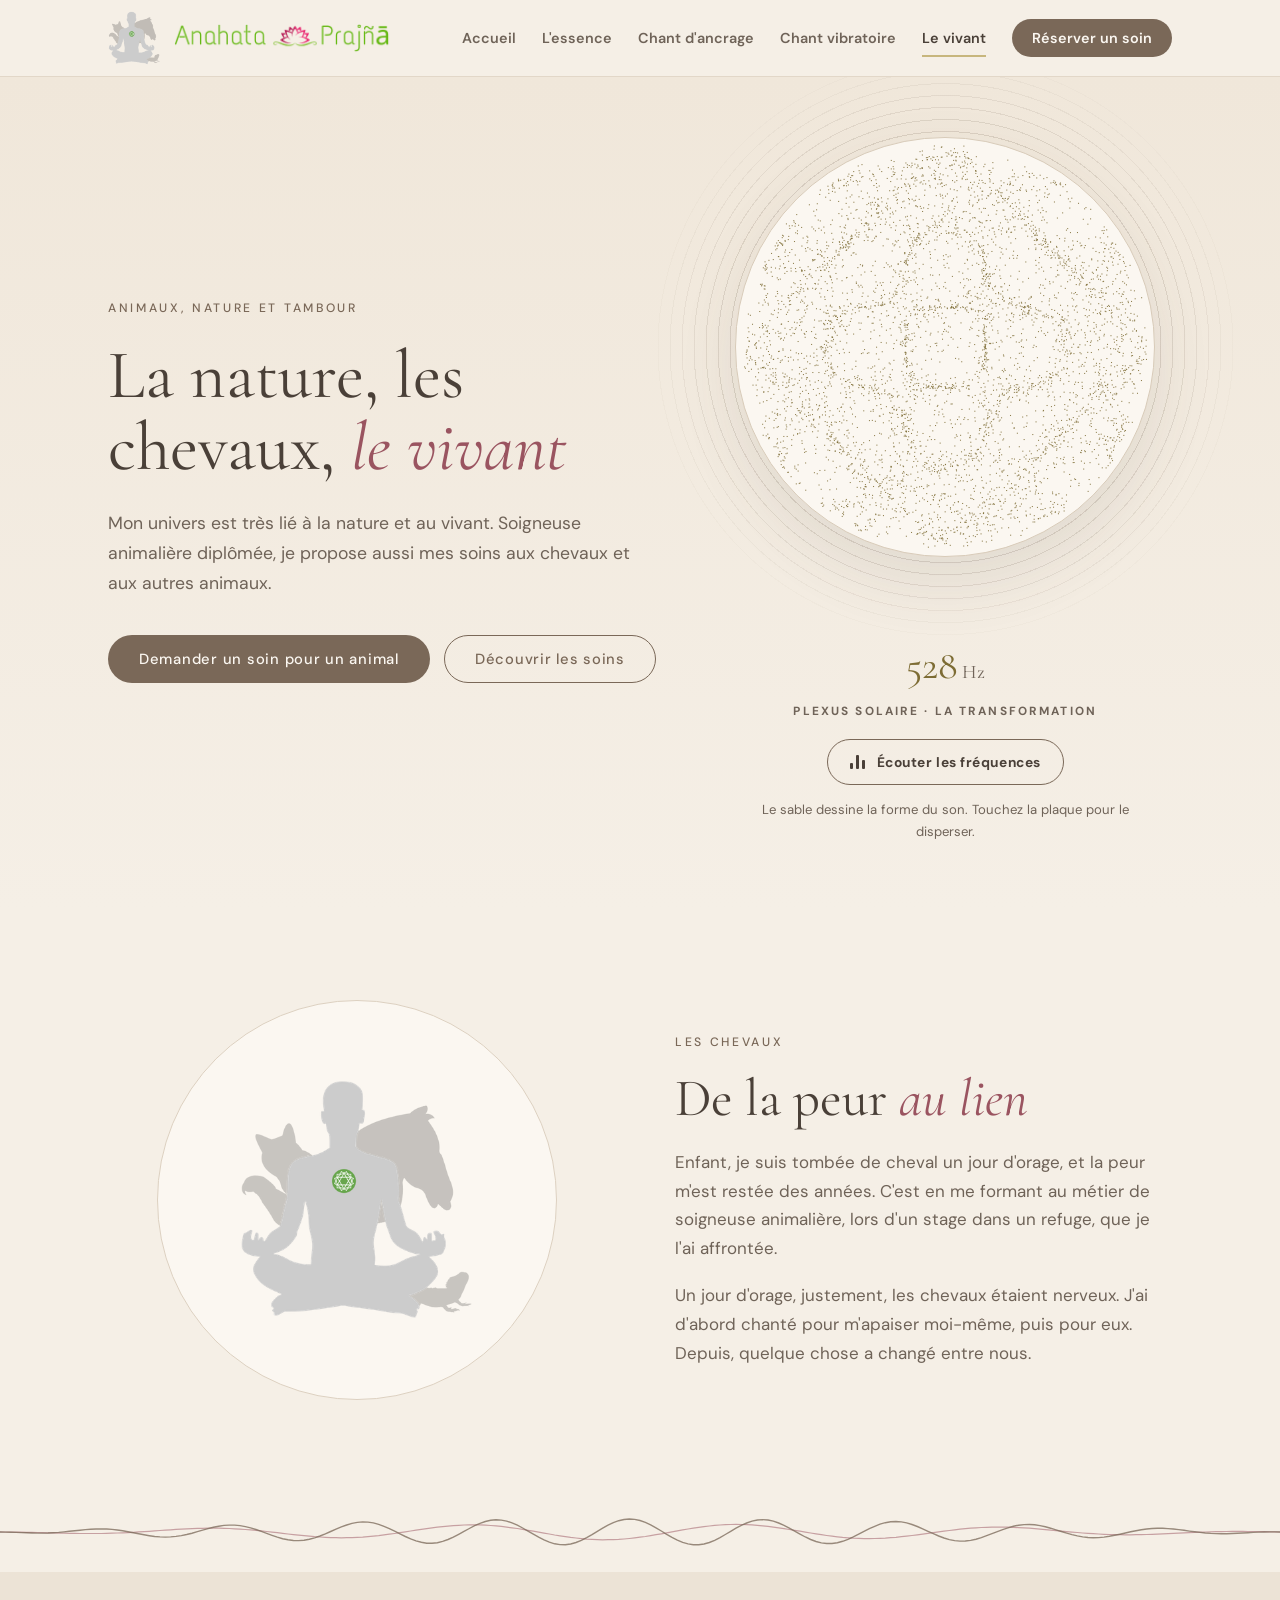
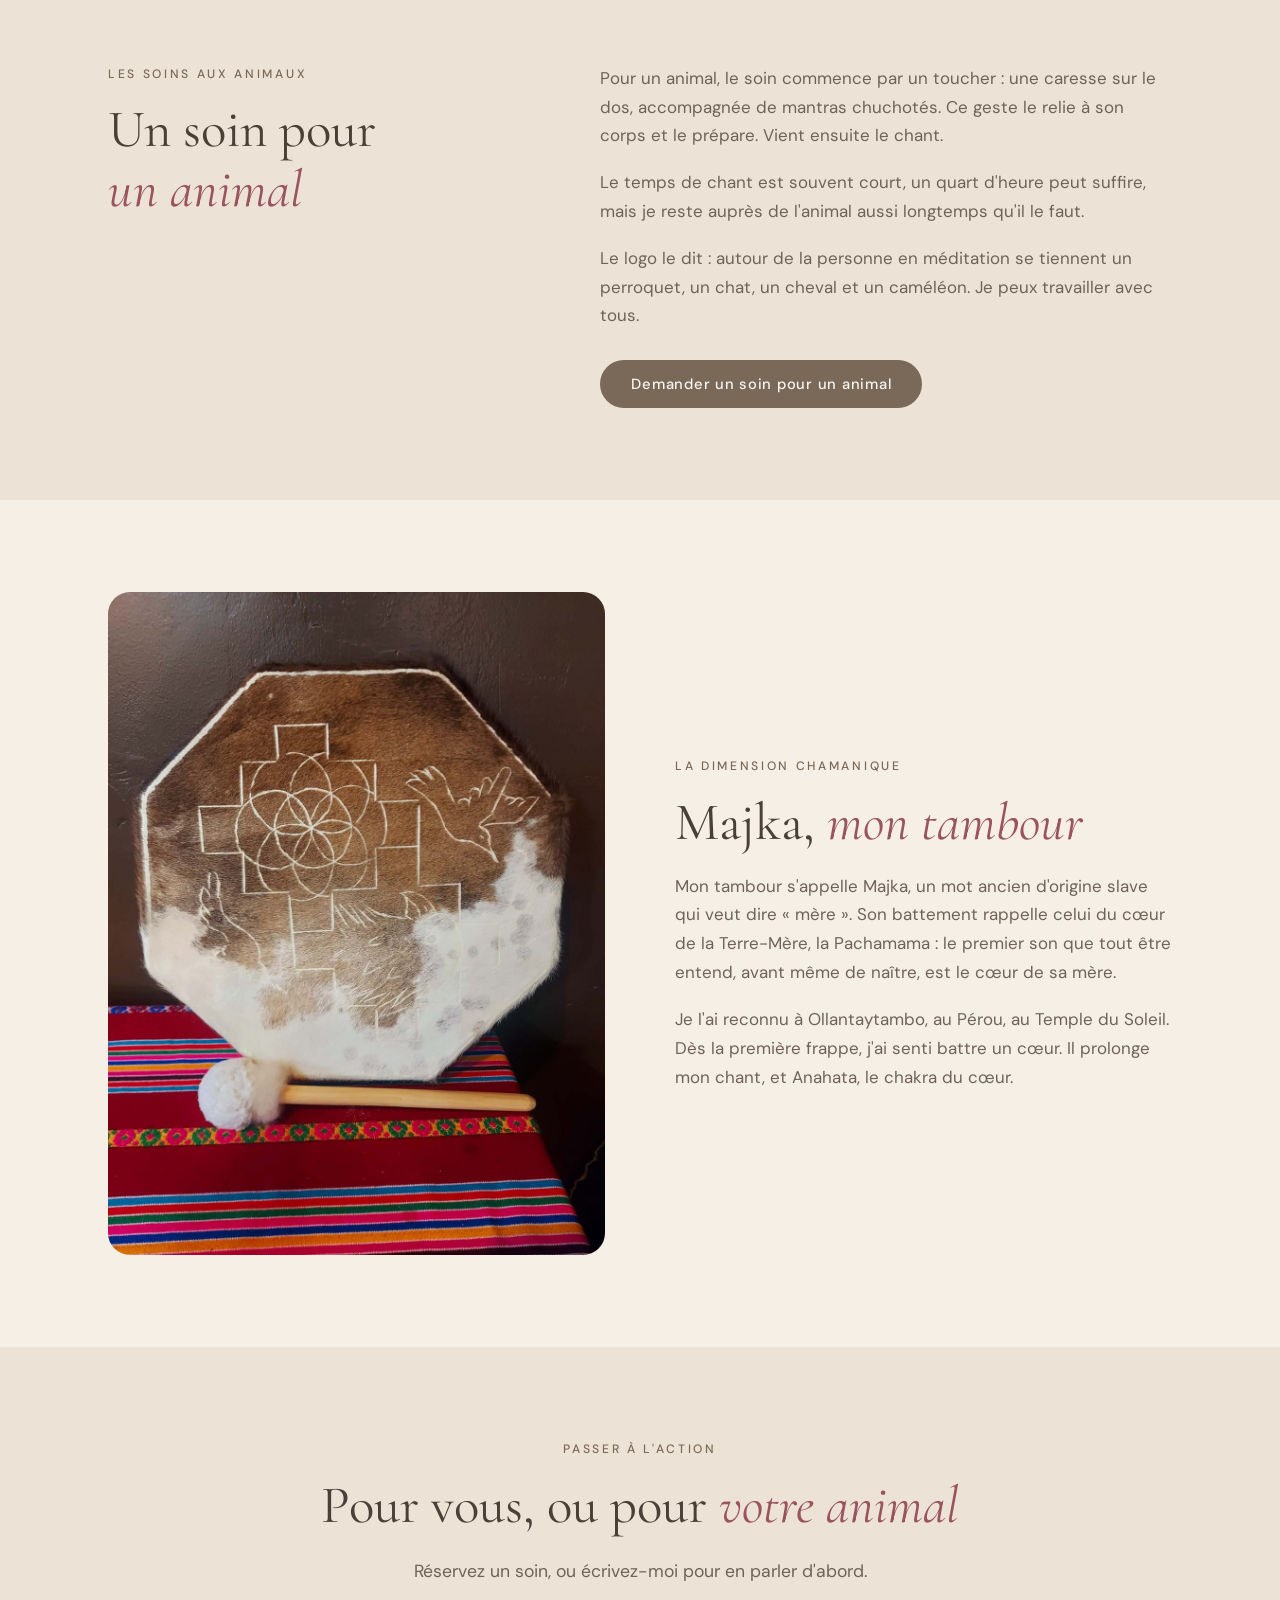
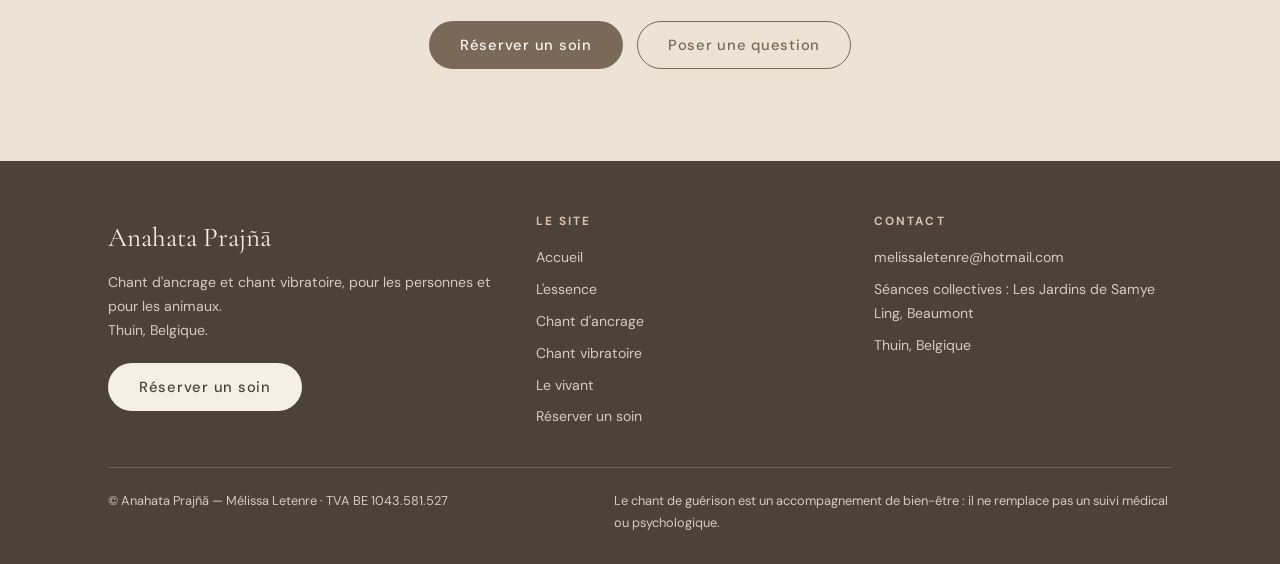
<file: vivant.html>
<!doctype html>
<html lang="fr-BE">
<head>
<meta charset="utf-8">
<meta name="viewport" content="width=device-width, initial-scale=1">
<title>Soins aux chevaux et aux animaux par le chant | Anahata Prajñā</title>
<meta name="description" content="Soigneuse animalière diplômée, Mélissa Letenre propose des soins par le chant aux chevaux et aux autres animaux. Découvrez aussi Majka, son tambour chamanique.">
<meta name="robots" content="index, follow, max-snippet:-1, max-image-preview:large, max-video-preview:-1">
<meta name="author" content="Mélissa Letenre">
<link rel="canonical" href="https://anahataprajna.be/vivant.html">
<meta name="theme-color" content="#f5efe6">
<meta name="geo.region" content="BE-WHT">
<meta name="geo.placename" content="Thuin">
<meta property="og:type" content="website">
<meta property="og:site_name" content="Anahata Prajñā">
<meta property="og:locale" content="fr_BE">
<meta property="og:title" content="Soins aux chevaux et aux animaux par le chant | Anahata Prajñā">
<meta property="og:description" content="Soigneuse animalière diplômée, Mélissa Letenre propose des soins par le chant aux chevaux et aux autres animaux. Découvrez aussi Majka, son tambour chamanique.">
<meta property="og:url" content="https://anahataprajna.be/vivant.html">
<meta property="og:image" content="https://anahataprajna.be/assets/partage.png">
<meta property="og:image:width" content="1200">
<meta property="og:image:height" content="630">
<meta property="og:image:alt" content="Anahata Prajñā, chant de guérison à Thuin, par Mélissa Letenre">
<meta name="twitter:card" content="summary_large_image">
<link rel="icon" href="favicon.ico" sizes="48x48">
<link rel="icon" type="image/png" sizes="192x192" href="assets/icone-192.png">
<link rel="apple-touch-icon" href="assets/icone-180.png">
<link rel="manifest" href="site.webmanifest">
<link rel="preconnect" href="https://fonts.googleapis.com">
<link rel="preconnect" href="https://fonts.gstatic.com" crossorigin>
<link href="https://fonts.googleapis.com/css2?family=Cormorant+Garamond:ital,wght@0,400;0,500;1,400;1,500&family=DM+Sans:ital,wght@0,400;0,500;0,600;1,400&display=swap" rel="stylesheet">
<link rel="stylesheet" href="css/base.css">
<link rel="stylesheet" href="css/skin.css">
<script src="js/frequences.js" defer></script>
<script type="application/ld+json">
{
  "@context": "https://schema.org",
  "@graph": [
    {
      "@type": "WebSite",
      "@id": "https://anahataprajna.be/#site",
      "url": "https://anahataprajna.be/",
      "name": "Anahata Prajñā",
      "alternateName": "Anahata Prajna",
      "inLanguage": "fr-BE",
      "publisher": {
        "@id": "https://anahataprajna.be/#entreprise"
      }
    },
    {
      "@type": "HealthAndBeautyBusiness",
      "@id": "https://anahataprajna.be/#entreprise",
      "name": "Anahata Prajñā",
      "alternateName": "Anahata Prajna",
      "description": "Anahata Prajñā est l'espace de soin par la voix de Mélissa Letenre, praticienne et enseignante en chant d'ancrage et vibratoire à Thuin (Hainaut, Belgique), spécialisée dans la libération des traumatismes émotionnels. Deux approches de chant de guérison : le chant d'ancrage et le chant vibratoire, pour les personnes comme pour les animaux.",
      "url": "https://anahataprajna.be/",
      "logo": "https://anahataprajna.be/assets/logo.png",
      "image": "https://anahataprajna.be/assets/partage.png",
      "email": "melissaletenre@hotmail.com",
      "vatID": "BE1043581527",
      "address": {
        "@type": "PostalAddress",
        "postalCode": "6530",
        "addressLocality": "Thuin",
        "addressRegion": "Hainaut",
        "addressCountry": "BE"
      },
      "areaServed": [
        {
          "@type": "City",
          "name": "Thuin"
        },
        {
          "@type": "City",
          "name": "Beaumont"
        }
      ],
      "knowsLanguage": "fr",
      "founder": {
        "@id": "https://anahataprajna.be/#melissa-letenre"
      },
      "sameAs": [
        "https://www.linkedin.com/in/m%C3%A9lissa-letenre-95551a72"
      ]
    },
    {
      "@type": "Person",
      "@id": "https://anahataprajna.be/#melissa-letenre",
      "name": "Mélissa Letenre",
      "jobTitle": "Praticienne et enseignante en chant d'ancrage et vibratoire",
      "worksFor": {
        "@id": "https://anahataprajna.be/#entreprise"
      },
      "knowsAbout": [
        "Chant de guérison",
        "Chant d'ancrage",
        "Chant vibratoire",
        "Sonopuncture",
        "Sons de guérison de la tradition Bön tibétaine",
        "Soins aux animaux"
      ],
      "knowsLanguage": "fr",
      "sameAs": [
        "https://www.linkedin.com/in/m%C3%A9lissa-letenre-95551a72"
      ]
    },
    {
      "@type": "WebPage",
      "@id": "https://anahataprajna.be/vivant.html#page",
      "url": "https://anahataprajna.be/vivant.html",
      "name": "Soins aux chevaux et aux animaux par le chant | Anahata Prajñā",
      "description": "Soigneuse animalière diplômée, Mélissa Letenre propose des soins par le chant aux chevaux et aux autres animaux. Découvrez aussi Majka, son tambour chamanique.",
      "inLanguage": "fr-BE",
      "isPartOf": {
        "@id": "https://anahataprajna.be/#site"
      },
      "about": {
        "@id": "https://anahataprajna.be/#entreprise"
      },
      "primaryImageOfPage": {
        "@type": "ImageObject",
        "url": "https://anahataprajna.be/assets/partage.png",
        "width": 1200,
        "height": 630
      },
      "dateModified": "2026-11-18",
      "mainEntity": [
        {
          "@id": "https://anahataprajna.be/vivant.html#soins-animaux"
        }
      ],
      "breadcrumb": {
        "@id": "https://anahataprajna.be/vivant.html#fil"
      }
    },
    {
      "@type": "Service",
      "@id": "https://anahataprajna.be/vivant.html#soins-animaux",
      "name": "Soins aux animaux",
      "serviceType": "Chant de guérison",
      "description": "Soins par le chant proposés aux chevaux et aux autres animaux, par une soigneuse animalière diplômée.",
      "url": "https://anahataprajna.be/vivant.html",
      "provider": {
        "@id": "https://anahataprajna.be/#entreprise"
      },
      "areaServed": {
        "@type": "City",
        "name": "Thuin"
      }
    },
    {
      "@type": "BreadcrumbList",
      "@id": "https://anahataprajna.be/vivant.html#fil",
      "itemListElement": [
        {
          "@type": "ListItem",
          "position": 1,
          "name": "Accueil",
          "item": "https://anahataprajna.be/"
        },
        {
          "@type": "ListItem",
          "position": 2,
          "name": "Le vivant",
          "item": "https://anahataprajna.be/vivant.html"
        }
      ]
    }
  ]
}
</script>
</head>
<body data-freq="528">
<a class="skip" href="#contenu">Aller au contenu</a>

<header class="site-header">
  <div class="wrap">
    <a class="logo" href="index.html" aria-label="Anahata Prajñā — accueil">
      <img class="logo-figure" src="assets/logo-figure.png" alt="" width="360" height="370">
      <img class="logo-nom" src="assets/logo-nom.png" alt="Anahata Prajñā" width="900" height="124">
    </a>
    <nav aria-label="Navigation principale">
      <button class="nav-toggle" type="button" data-nav-toggle aria-expanded="false" aria-controls="menu">Menu</button>
      <ul class="nav-menu" id="menu" data-nav-menu>
        <li><a href="index.html">Accueil</a></li>
        <li><a href="essence.html">L'essence</a></li>
        <li><a href="chant-ancrage.html">Chant d'ancrage</a></li>
        <li><a href="chant-vibratoire.html">Chant vibratoire</a></li>
        <li><a href="vivant.html" aria-current="page">Le vivant</a></li>
        <li><a href="contact.html" class="nav-cta">Réserver un soin</a></li>
      </ul>
    </nav>
  </div>
</header>

<main id="contenu">
  <section class="hero hero--page">
    <div class="wrap hero-grid">
      <div class="hero-text">
        <h1><span class="kicker">Animaux, nature et tambour</span> La nature, les chevaux, <em>le vivant</em></h1>
        <p>Mon univers est très lié à la nature et au vivant. Soigneuse animalière diplômée, je propose aussi mes soins aux chevaux et aux autres animaux.</p>
        <div class="actions">
          <a class="btn btn-moss" href="contact.html?soin=animal#demande">Demander un soin pour un animal</a>
          <a class="btn btn-line" href="index.html#soins">Découvrir les soins</a>
        </div>
      </div>
      <figure class="plaque">
        <div class="plaque-disc"><canvas data-chladni data-m="2" data-n="3" data-sign="+" aria-hidden="true"></canvas></div>
        <figcaption>
          <p class="plaque-hz"><b>528</b>Hz <span>Plexus solaire · la transformation</span></p>
          <a class="ecoute" href="index.html#frequences">
            <span class="ecoute-bars" aria-hidden="true"><i></i><i></i><i></i></span>
            Écouter les fréquences
          </a>
          <p class="plaque-note">Le sable dessine la forme du son. Touchez la plaque pour le disperser.</p>
        </figcaption>
      </figure>
    </div>
  </section>

  <section class="section">
    <div class="wrap split split--even split--center">
      <div class="illustration" data-reveal><img src="assets/logo-figure.png" alt="" width="360" height="370" loading="lazy"></div>
      <div class="prose" data-reveal>
        <span class="label">Les chevaux</span>
        <h2>De la peur <em>au lien</em></h2>
        <p>Enfant, je suis tombée de cheval un jour d'orage, et la peur m'est restée des années. C'est en me formant au métier de soigneuse animalière, lors d'un stage dans un refuge, que je l'ai affrontée.</p>
        <p>Un jour d'orage, justement, les chevaux étaient nerveux. J'ai d'abord chanté pour m'apaiser moi-même, puis pour eux. Depuis, quelque chose a changé entre nous.</p>
      </div>
    </div>
  </section>

  <div class="onde" data-onde></div>

  <section class="section section--tint">
    <div class="wrap split">
      <div data-reveal>
        <span class="label">Les soins aux animaux</span>
        <h2>Un soin pour <em>un animal</em></h2>
      </div>
      <div class="prose" data-reveal>
        <p>Pour un animal, le soin commence par un toucher : une caresse sur le dos, accompagnée de mantras chuchotés. Ce geste le relie à son corps et le prépare. Vient ensuite le chant.</p>
        <p>Le temps de chant est souvent court, un quart d'heure peut suffire, mais je reste auprès de l'animal aussi longtemps qu'il le faut.</p>
        <p>Le logo le dit : autour de la personne en méditation se tiennent un perroquet, un chat, un cheval et un caméléon. Je peux travailler avec tous.</p>
        <div class="actions actions--spaced">
          <a class="btn btn-forest" href="contact.html?soin=animal#demande">Demander un soin pour un animal</a>
        </div>
      </div>
    </div>
  </section>

  <section class="section" id="tambour">
    <div class="wrap split split--even split--center">
      <img class="photo-img" src="assets/tambour-majka.jpg" alt="Majka, tambour chamanique octogonal en peau, gravé d'une croix andine et d'une fleur de vie, posé sur un tissu andin" width="1050" height="1400" loading="lazy" data-reveal>
      <div class="prose" data-reveal>
        <span class="label">La dimension chamanique</span>
        <h2>Majka, <em>mon tambour</em></h2>
        <p>Mon tambour s'appelle Majka, un mot ancien d'origine slave qui veut dire « mère ». Son battement rappelle celui du cœur de la Terre-Mère, la Pachamama : le premier son que tout être entend, avant même de naître, est le cœur de sa mère.</p>
        <p>Je l'ai reconnu à Ollantaytambo, au Pérou, au Temple du Soleil. Dès la première frappe, j'ai senti battre un cœur. Il prolonge mon chant, et Anahata, le chakra du cœur.</p>
      </div>
    </div>
  </section>

  <section class="section section--tint center">
    <div class="wrap" data-reveal>
      <span class="label">Passer à l'action</span>
      <h2>Pour vous, ou pour <em>votre animal</em></h2>
      <p class="lead">Réservez un soin, ou écrivez-moi pour en parler d'abord.</p>
      <div class="actions">
        <a class="btn btn-forest" href="contact.html#demande">Réserver un soin</a>
        <a class="btn btn-outline" href="contact.html?soin=question#demande">Poser une question</a>
      </div>
    </div>
  </section>
</main>

<footer class="site-footer">
  <div class="wrap">
    <div class="footer-grid">
      <div>
        <p class="footer-brand">Anahata Prajñā</p>
        <p>Chant d'ancrage et chant vibratoire, pour les personnes et pour les animaux.<br>Thuin, Belgique.</p>
        <a class="btn btn-moss footer-cta" href="contact.html#demande">Réserver un soin</a>
      </div>
      <div>
        <h3>Le site</h3>
        <ul>
          <li><a href="index.html">Accueil</a></li>
          <li><a href="essence.html">L'essence</a></li>
          <li><a href="chant-ancrage.html">Chant d'ancrage</a></li>
          <li><a href="chant-vibratoire.html">Chant vibratoire</a></li>
          <li><a href="vivant.html">Le vivant</a></li>
          <li><a href="contact.html">Réserver un soin</a></li>
        </ul>
      </div>
      <div>
        <h3>Contact</h3>
        <address>
          <ul>
            <li><a href="mailto:melissaletenre@hotmail.com">melissaletenre@hotmail.com</a></li>
            <li>Séances collectives : Les Jardins de Samye Ling, Beaumont</li>
            <li>Thuin, Belgique</li>
          </ul>
        </address>
      </div>
    </div>
    <div class="footer-base">
      <span>© Anahata Prajñā — Mélissa Letenre · TVA BE 1043.581.527</span>
      <span class="mention">Le chant de guérison est un accompagnement de bien-être : il ne remplace pas un suivi médical ou psychologique.</span>
    </div>
  </div>
</footer>

<div class="barre-mobile">
  <a class="btn btn-moss" href="contact.html#demande">Réserver un soin</a>
  <a class="btn btn-line" href="mailto:melissaletenre@hotmail.com">Écrire</a>
</div>

</body>
</html>
</file>
<file: css/base.css>
/* Base commune aux modèles Lotus, Spectre et Nuit : structure et mécanique.
   Les couleurs, polices et formes viennent de skin.css, par les variables
   --L-* (contexte clair), --D-* (contexte profond) et quelques variables globales.
   Les composants ne lisent que les --c-*, redéfinies par chaque section selon son contexte. */

body {
  --freq: #8fbf5a;
  --freq-deep: #4a7a22;
  --c-bg: var(--L-bg);
  --c-ink: var(--L-ink);
  --c-soft: var(--L-soft);
  --c-line: var(--L-line);
  --c-label: var(--L-label);
  --c-em: var(--L-em);
  --c-surface: var(--L-surface);
  --c-btn-bg: var(--L-btn-bg);
  --c-btn-ink: var(--L-btn-ink);
  --c-btn2: var(--L-btn2);
}

/* Accent de la page : --freq sur fond sombre, --freq-deep lisible sur fond clair */
body[data-freq="396"] { --freq: #dd7257; --freq-deep: #b8452b; }
body[data-freq="417"] { --freq: #e6a155; --freq-deep: #a8621a; }
body[data-freq="528"] { --freq: #e3c65c; --freq-deep: #8a7412; }
body[data-freq="639"] { --freq: #8fbf5a; --freq-deep: #4a7a22; }
body[data-freq="741"] { --freq: #72b6d4; --freq-deep: #1f6f93; }
body[data-freq="852"] { --freq: #a99be3; --freq-deep: #6652c4; }

.section--dark, .section--cta, .site-footer, .barre-mobile {
  --c-bg: var(--D-bg);
  --c-ink: var(--D-ink);
  --c-soft: var(--D-soft);
  --c-line: var(--D-line);
  --c-label: var(--D-label);
  --c-em: var(--D-em);
  --c-surface: var(--D-surface);
  --c-btn-bg: var(--D-btn-bg);
  --c-btn-ink: var(--D-btn-ink);
  --c-btn2: var(--D-btn2);
}

@view-transition { navigation: auto; }

*, *::before, *::after { margin: 0; padding: 0; box-sizing: border-box; }
html { scroll-behavior: smooth; -webkit-text-size-adjust: 100%; }
body {
  background: var(--L-bg);
  color: var(--L-ink);
  font-family: var(--font-body);
  font-size: 1.02rem;
  line-height: 1.7;
}
img { max-width: 100%; display: block; }
a { color: inherit; }
h1, h2, h3 { font-family: var(--font-display); font-weight: var(--display-weight, 400); line-height: 1.12; text-wrap: balance; }
h1 em, h2 em { font-style: var(--em-style, italic); color: var(--c-em); }
:focus-visible { outline: 2px solid var(--focus, currentColor); outline-offset: 3px; border-radius: 2px; }

.wrap { max-width: 1120px; margin: 0 auto; padding: 0 28px; }
.skip { position: absolute; left: -999px; top: 8px; background: var(--L-btn-bg); color: var(--L-btn-ink); padding: 10px 16px; z-index: 50; }
.skip:focus { left: 8px; }

/* ---------- En-tête ---------- */
.site-header { position: sticky; top: 0; z-index: 20; background: var(--header-bg); color: var(--header-ink); border-bottom: 1px solid var(--header-line); }
.site-header .wrap { display: flex; align-items: center; justify-content: space-between; gap: 20px; min-height: 76px; }
.logo { display: flex; align-items: center; gap: 12px; text-decoration: none; }
.logo-figure { height: 54px; width: auto; }
.logo-nom { height: 30px; width: auto; }
@media (max-width: 560px) { .logo { gap: 8px; } .logo-figure { height: 42px; } .logo-nom { height: 22px; } }
.nav-menu { display: flex; align-items: center; gap: 26px; list-style: none; font-size: 0.9rem; font-weight: 600; }
.nav-menu a { text-decoration: none; color: var(--header-soft); padding: 8px 0; border-bottom: 2px solid transparent; transition: color 0.2s, border-color 0.2s; }
.nav-menu a:hover { color: var(--header-ink); }
.nav-menu a[aria-current="page"] { color: var(--header-ink); border-color: var(--freq); }
.nav-menu .nav-cta { background: var(--nav-cta-bg); color: var(--nav-cta-ink); padding: 10px 20px; border-radius: var(--radius-btn); border: none; transition: filter 0.2s; }
.nav-menu .nav-cta:hover, .nav-menu .nav-cta[aria-current="page"] { color: var(--nav-cta-ink); }
.nav-menu .nav-cta:hover { filter: brightness(1.1); }
.nav-toggle { display: none; background: none; border: 1.5px solid var(--header-ink); color: var(--header-ink); font: 700 0.85rem var(--font-body); padding: 10px 16px; border-radius: var(--radius-btn); cursor: pointer; min-height: 44px; }

@media (max-width: 960px) {
  .nav-toggle { display: block; }
  .nav-menu { display: none; position: absolute; left: 0; right: 0; top: 100%; flex-direction: column; align-items: stretch; gap: 0; background: var(--header-solid, var(--header-bg)); border-bottom: 1px solid var(--header-line); padding: 8px 28px 20px; }
  .nav-menu.is-open { display: flex; }
  .nav-menu a { display: block; padding: 14px 0; border-bottom: 1px solid var(--header-line); }
  .nav-menu a[aria-current="page"] { border-color: var(--header-line); box-shadow: inset 3px 0 0 var(--freq); padding-left: 12px; }
  .nav-menu .nav-cta { text-align: center; margin-top: 14px; padding: 14px 20px; }
}

/* ---------- Bandeau d'ouverture ---------- */
.hero { position: relative; background: var(--c-bg); color: var(--c-ink); overflow: hidden; }
.hero-grid { display: grid; grid-template-columns: 1.1fr 0.9fr; align-items: center; gap: 56px; padding-top: 76px; padding-bottom: 84px; }
.hero--page .hero-grid { padding-top: 60px; padding-bottom: 64px; }
.kicker { display: block; color: var(--c-label); font-family: var(--font-body); font-weight: 700; font-style: normal; line-height: 1.7; letter-spacing: 0.2em; text-transform: uppercase; font-size: 0.76rem; margin-bottom: 22px; }
.hero h1 { font-size: clamp(2.5rem, 6vw, 4.4rem); }
.hero--page h1 { font-size: clamp(2.3rem, 5.2vw, 3.7rem); }
.hero-text > p { margin: 26px 0 36px; max-width: 46ch; font-size: 1.1rem; color: var(--c-soft); }
.actions { display: flex; flex-wrap: wrap; gap: 14px; }
.actions--spaced { margin-top: 30px; }

.btn { display: inline-flex; align-items: center; justify-content: center; min-height: 48px; padding: 12px 30px; border-radius: var(--radius-btn); font: 700 0.92rem var(--font-body); letter-spacing: 0.03em; text-decoration: none; cursor: pointer; border: 1.5px solid transparent; transition: background 0.2s, color 0.2s, border-color 0.2s, transform 0.2s, filter 0.2s; }
.btn:hover { transform: translateY(-2px); }
.btn-moss, .btn-forest { background: var(--c-btn-bg); color: var(--c-btn-ink); }
.btn-moss:hover, .btn-forest:hover { filter: brightness(1.08); }
.btn-line, .btn-outline { background: transparent; border-color: var(--c-btn2); color: var(--c-btn2); }
.btn-line:hover, .btn-outline:hover { background: var(--c-btn2); color: var(--c-bg); }
.btn-tone { background: var(--tone); color: var(--tone-ink, #17181c); }
.btn-tone:hover { filter: brightness(1.08); }
.btn:disabled { opacity: 0.4; cursor: default; transform: none; }

/* ---------- Plaque vibrante (figure de Chladni) ---------- */
.plaque { justify-self: center; width: min(100%, 420px); text-align: center; }
.plaque-disc { position: relative; aspect-ratio: 1; border-radius: 50%; border: 1px solid var(--c-line); }
.plaque-disc canvas { position: absolute; inset: 0; width: 100%; height: 100%; border-radius: 50%; color: var(--plate-sand, var(--freq)); cursor: pointer; touch-action: manipulation; }
.plaque figcaption { margin-top: 40px; }
.plaque-hz { font-family: var(--font-display); font-size: 1.05rem; color: var(--c-soft); }
.plaque-hz b { font-weight: var(--display-weight, 400); font-size: 2.1rem; color: var(--plate-sand, var(--freq)); margin-right: 4px; }
.plaque-hz span { display: block; font-family: var(--font-body); font-size: 0.74rem; font-weight: 700; letter-spacing: 0.18em; text-transform: uppercase; margin-top: 2px; }
.ecoute { display: inline-flex; align-items: center; gap: 12px; min-height: 46px; margin-top: 18px; padding: 10px 22px; border-radius: 999px; border: 1.5px solid var(--c-label); color: var(--c-ink); font: 700 0.86rem var(--font-body); letter-spacing: 0.04em; text-decoration: none; transition: background 0.2s, color 0.2s; }
.ecoute:hover { background: var(--c-label); color: var(--c-bg); }
.ecoute-bars { display: inline-flex; align-items: flex-end; gap: 3px; height: 14px; }
.ecoute-bars i { width: 3px; height: 6px; background: currentColor; border-radius: 1px; }
.ecoute-bars i:nth-child(2) { height: 14px; }
.ecoute-bars i:nth-child(3) { height: 9px; }
.plaque-note { margin-top: 14px; font-size: 0.82rem; color: var(--c-soft); }

@media (prefers-reduced-motion: no-preference) {
  .is-ringing .plaque-disc { animation: resonance 2.4s ease-out infinite; }
  @keyframes resonance {
    0% { box-shadow: 0 0 0 0 var(--ring, rgba(160, 160, 160, 0.35)), 0 0 0 0 var(--ring, rgba(160, 160, 160, 0.2)); }
    100% { box-shadow: 0 0 0 34px transparent, 0 0 0 68px transparent; }
  }
}

@media (max-width: 860px) {
  .hero-grid { grid-template-columns: 1fr; gap: 48px; padding-top: 52px; padding-bottom: 60px; }
  .plaque { width: min(100%, 320px); }
}

/* ---------- Bandeau mantra ---------- */
.mantra { background: var(--c-bg); color: var(--c-soft); text-align: center; padding: 18px 20px; font-family: var(--font-display); font-style: var(--em-style, italic); font-size: 1.05rem; letter-spacing: 0.05em; }
.mantra span { color: var(--freq); margin: 0 12px; font-style: normal; }

/* ---------- Sections ---------- */
.section { padding: 92px 0; background: var(--c-bg); color: var(--c-ink); }
.section--tint { --c-bg: var(--L-alt); }
.label { display: block; color: var(--c-label); font-weight: 700; letter-spacing: 0.2em; text-transform: uppercase; font-size: 0.76rem; margin-bottom: 16px; }
.section h2 { font-size: clamp(1.9rem, 4.2vw, 2.9rem); margin-bottom: 22px; }
.lead { font-size: 1.1rem; color: var(--c-soft); max-width: 60ch; }
.center { text-align: center; }
.center .lead { margin-left: auto; margin-right: auto; }
.center .actions { justify-content: center; margin-top: 34px; }
.text-link { display: inline-block; margin-top: 22px; font-weight: 700; font-size: 0.92rem; color: var(--c-ink); text-decoration: none; border-bottom: 2px solid var(--c-label); padding-bottom: 3px; transition: opacity 0.2s; }
.text-link:hover { opacity: 0.7; }

/* ---------- Onde ---------- */
.onde { height: 80px; background: var(--L-bg); }
.onde svg { display: block; width: 100%; height: 100%; }
.onde path { fill: none; stroke-linecap: round; vector-effect: non-scaling-stroke; }
.onde-front { stroke: var(--wave-1, var(--L-ink)); stroke-width: 1.4; opacity: 0.75; }
.onde-back { stroke: var(--wave-2, var(--L-label)); stroke-width: 1.2; opacity: 0.5; }

/* ---------- Deux colonnes ---------- */
.split { display: grid; grid-template-columns: 0.85fr 1.15fr; gap: 70px; align-items: start; }
.split--center { align-items: center; }
.split--even { grid-template-columns: 1fr 1fr; }
@media (max-width: 860px) { .split, .split--even { grid-template-columns: 1fr; gap: 32px; } }

/* ---------- Liste de l'essence ---------- */
.rows { list-style: none; }
.rows li { display: grid; grid-template-columns: 150px 1fr; gap: 24px; padding: 28px 0; border-top: 1px solid var(--c-line); }
.rows li:last-child { border-bottom: 1px solid var(--c-line); }
.rows .name { font-family: var(--font-display); font-size: 1.55rem; font-style: var(--em-style, italic); color: var(--c-ink); }
.rows p { color: var(--c-soft); font-size: 0.98rem; }
.rows small { display: block; margin-top: 8px; color: var(--c-label); font-weight: 700; letter-spacing: 0.06em; font-size: 0.76rem; text-transform: uppercase; }
@media (max-width: 560px) { .rows li { grid-template-columns: 1fr; gap: 6px; } }

/* ---------- Cartes des soins ---------- */
.soins { display: grid; grid-template-columns: 1fr 1fr; gap: 24px; margin-top: 44px; }
.soin { padding: 40px 36px; background: var(--c-surface); border: 1px solid var(--c-line); border-radius: var(--radius); }
.soin .hz { font-family: var(--font-display); font-style: var(--em-style, italic); font-size: 1rem; color: var(--c-label); }
.soin h3 { font-size: 1.8rem; margin: 10px 0 16px; }
.soin p { color: var(--c-soft); }
.soin .actions { margin-top: 28px; }
@media (max-width: 820px) {
  .soins { grid-template-columns: 1fr; }
  .soin { padding: 32px 26px; }
}

/* ---------- Points clés ---------- */
.points { list-style: none; display: grid; grid-template-columns: repeat(3, 1fr); gap: 24px; margin-top: 44px; }
.points li { padding: 30px 28px; background: var(--c-surface); border: 1px solid var(--c-line); border-radius: var(--radius); }
.points h3 { font-size: 1.4rem; margin-bottom: 10px; }
.points p { color: var(--c-soft); font-size: 0.97rem; }
@media (max-width: 820px) { .points { grid-template-columns: 1fr; } }

/* ---------- Texte long ---------- */
.prose p { color: var(--c-soft); font-size: 1.06rem; }
.prose p + p { margin-top: 18px; }
.prose strong { color: var(--c-ink); font-weight: 700; }
.facts { list-style: none; margin-top: 26px; display: flex; flex-wrap: wrap; gap: 10px; }
.facts li { font-size: 0.78rem; font-weight: 700; letter-spacing: 0.08em; text-transform: uppercase; color: var(--c-ink); border: 1px solid var(--c-line); border-radius: 999px; padding: 6px 14px; background: var(--c-surface); }
.chapter-title { position: sticky; top: 110px; }
.chapter-title h2 { margin-bottom: 0; }
@media (max-width: 860px) { .chapter-title { position: static; } }

/* ---------- Emplacements photo et contenus à venir ---------- */
.photo { aspect-ratio: 5 / 6; display: grid; place-items: center; padding: 24px; text-align: center; font-size: 0.86rem; font-weight: 700; color: var(--photo-ink, var(--c-soft)); background: var(--photo-bg, var(--L-alt)); border-radius: var(--radius); }
.gallery { display: grid; grid-template-columns: repeat(3, 1fr); gap: 20px; margin-top: 30px; }
.photo--plain { aspect-ratio: 4 / 5; }
@media (max-width: 700px) { .gallery { grid-template-columns: 1fr; } .photo--plain { aspect-ratio: 16 / 10; } }
.todo { margin-top: 30px; padding: 22px 26px; border: 1.5px dashed var(--todo); border-radius: calc(var(--radius) / 2); font-size: 0.94rem; color: var(--c-soft); }
.todo--first { margin-top: 0; }
.todo strong { display: block; color: var(--todo); font-size: 0.76rem; letter-spacing: 0.16em; text-transform: uppercase; margin-bottom: 6px; }

/* ---------- Curseur de fréquences et bol chantant ---------- */
/* --tone est posée par le script sur la section : la valeur ci-dessous ne sert qu'avant son chargement */
[data-instrument] { --tone: var(--freq); }
.instrument { display: grid; grid-template-columns: 0.9fr 1.1fr; gap: 40px 64px; align-items: center; margin-top: 52px; }
.plaque--large { width: min(100%, 440px); }
.tones { list-style: none; }
.tones li + li { margin-top: 26px; }
.js .tones li { display: none; margin-top: 0; }
.js .tones li.is-active { display: block; }
.tone-hz { font-family: var(--font-display); font-size: 1.3rem; color: var(--c-soft); line-height: 1; }
.tone-hz b { font-weight: var(--display-weight, 400); font-size: clamp(3.2rem, 7vw, 4.6rem); color: var(--tone); margin-right: 6px; }
.tones h3 { font-size: 1.9rem; margin: 14px 0 10px; }
.tones h3 span { display: inline-block; margin-left: 10px; font-family: var(--font-body); font-size: 0.74rem; font-weight: 700; letter-spacing: 0.18em; text-transform: uppercase; color: var(--tone); vertical-align: middle; }
.tones li > p:last-child { color: var(--c-soft); font-size: 1.06rem; }
.instrument-panel .actions { margin-top: 30px; }
.bol-status { min-height: 1.7em; margin-top: 14px; font-family: var(--font-display); font-style: var(--em-style, italic); color: var(--c-soft); }
.instrument-note { margin-top: 30px; font-size: 0.86rem; color: var(--c-soft); max-width: 70ch; }

.slider { grid-column: 1 / -1; }
.slider[hidden] { display: none; }
.slider label { display: block; font-size: 0.74rem; font-weight: 700; letter-spacing: 0.18em; text-transform: uppercase; color: var(--c-soft); margin-bottom: 6px; }
.slider input[type="range"] { -webkit-appearance: none; appearance: none; display: block; width: 100%; height: 44px; background: transparent; cursor: pointer; }
.slider input[type="range"]::-webkit-slider-runnable-track { height: 2px; background: var(--c-line); border-radius: 1px; }
.slider input[type="range"]::-moz-range-track { height: 2px; background: var(--c-line); border-radius: 1px; }
.slider input[type="range"]::-webkit-slider-thumb { -webkit-appearance: none; width: 26px; height: 26px; margin-top: -12px; border-radius: 50%; background: var(--tone); border: 3px solid var(--c-bg); box-shadow: 0 0 0 1.5px var(--tone); }
.slider input[type="range"]::-moz-range-thumb { width: 20px; height: 20px; border-radius: 50%; background: var(--tone); border: 3px solid var(--c-bg); box-shadow: 0 0 0 1.5px var(--tone); }
.slider input[type="range"]:focus-visible { outline: 2px solid var(--tone); outline-offset: 2px; }
.slider-ticks { position: relative; height: 34px; }
.slider-ticks button { position: absolute; top: 0; transform: translateX(-50%); background: none; border: none; padding: 6px 2px; font: 600 0.8rem var(--font-body); color: var(--c-soft); cursor: pointer; transition: color 0.2s; }
.slider-ticks button:hover { color: var(--c-ink); }
.slider-ticks button.is-active { color: var(--tone); }
@media (max-width: 860px) {
  .instrument { grid-template-columns: 1fr; gap: 36px; }
  .plaque--large { width: min(100%, 320px); }
  .instrument-panel { text-align: center; }
  .instrument-panel .actions { justify-content: center; }
}

/* ---------- Cartes d'offre ---------- */
.offres { display: grid; grid-template-columns: 1fr 1fr; gap: 24px; margin-top: 40px; }
.offre { display: flex; flex-direction: column; background: var(--c-surface); border: 1px solid var(--c-line); border-radius: var(--radius); padding: 36px 34px; }
.offre h3 { font-size: 1.7rem; margin-bottom: 18px; }
.offre ul { list-style: none; margin-bottom: 22px; }
.offre li { position: relative; padding: 7px 0 7px 24px; color: var(--c-soft); }
.offre li::before { content: ""; position: absolute; left: 0; top: 17px; width: 9px; height: 9px; border-radius: 50%; border: 2px solid var(--c-label); }
.offre-meta { display: flex; flex-wrap: wrap; gap: 8px; margin-bottom: 26px; }
.a-preciser { font-size: 0.76rem; font-weight: 700; letter-spacing: 0.06em; text-transform: uppercase; color: var(--todo); border: 1.5px dashed var(--todo); border-radius: 999px; padding: 5px 12px; }
.offre .actions { margin-top: auto; }
@media (max-width: 820px) { .offres { grid-template-columns: 1fr; } .offre { padding: 30px 24px; } }

/* ---------- Questions fréquentes ---------- */
.faq details { border-top: 1px solid var(--c-line); }
.faq details:last-child { border-bottom: 1px solid var(--c-line); }
.faq summary { display: flex; align-items: center; justify-content: space-between; gap: 20px; padding: 22px 0; cursor: pointer; list-style: none; }
.faq summary::-webkit-details-marker { display: none; }
.faq summary h3 { font-size: 1.3rem; }
.faq summary::after { content: "+"; flex: none; font-family: var(--font-body); font-size: 1.6rem; font-weight: 400; line-height: 1; color: var(--c-label); transition: transform 0.2s; }
.faq details[open] summary::after { transform: rotate(45deg); }
.faq details p { padding: 0 0 24px; color: var(--c-soft); max-width: 62ch; }
address { font-style: normal; }
.mention { max-width: 62ch; }

/* ---------- Barre fixe sur mobile ---------- */
.barre-mobile { display: none; }
@media (max-width: 760px) {
  .barre-mobile { position: fixed; left: 0; right: 0; bottom: 0; z-index: 30; display: grid; grid-template-columns: 1.6fr 1fr; gap: 10px; padding: 10px 14px calc(10px + env(safe-area-inset-bottom)); background: var(--c-bg); border-top: 1px solid var(--c-line); }
  .barre-mobile .btn { padding: 10px 12px; }
  body { padding-bottom: 70px; }
}

/* ---------- Formulaire de demande ---------- */
.demande { background: var(--c-surface); border: 1px solid var(--c-line); border-radius: var(--radius); padding: 36px 34px; scroll-margin-top: 100px; }
.demande h2 { margin-bottom: 26px; }
.champ { margin-bottom: 20px; }
.champ label { display: block; font-weight: 700; font-size: 0.92rem; color: var(--c-ink); margin-bottom: 6px; }
.champ input, .champ select, .champ textarea { width: 100%; min-height: 48px; padding: 11px 14px; font: 400 1rem var(--font-body); color: var(--field-ink, #23252b); background: var(--field-bg, #fff); border: 1.5px solid var(--c-line); border-radius: var(--radius-field, 8px); transition: border-color 0.2s, box-shadow 0.2s; }
.champ textarea { resize: vertical; }
.champ input:focus, .champ select:focus, .champ textarea:focus { outline: none; border-color: var(--c-btn-bg); box-shadow: 0 0 0 3px var(--focus-ring, rgba(120, 120, 120, 0.25)); }
.aide { font-size: 0.84rem; color: var(--c-soft); margin-top: 6px; }
.demande .btn { width: 100%; }
@media (max-width: 560px) { .demande { padding: 28px 22px; } }

/* ---------- Coordonnées ---------- */
.coords { list-style: none; }
.coords li { padding: 22px 0; border-top: 1px solid var(--c-line); }
.coords li:last-child { border-bottom: 1px solid var(--c-line); }
.coords span { display: block; font-size: 0.74rem; font-weight: 700; letter-spacing: 0.18em; text-transform: uppercase; color: var(--c-label); margin-bottom: 4px; }
.coords a, .coords p { font-family: var(--font-display); font-size: 1.45rem; color: var(--c-ink); text-decoration: none; }
.coords a { border-bottom: 1px solid var(--c-line); transition: border-color 0.2s; }
.coords a:hover { border-color: var(--c-label); }

/* ---------- Pied de page ---------- */
.site-footer { background: var(--c-bg); color: var(--c-soft); padding: 54px 0 30px; font-size: 0.88rem; }
.footer-grid { display: grid; grid-template-columns: 1.3fr 1fr 1fr; gap: 40px; padding-bottom: 34px; border-bottom: 1px solid var(--c-line); }
.footer-brand { font-family: var(--font-display); font-size: 1.4rem; color: var(--c-ink); margin-bottom: 10px; }
.site-footer h3 { font-family: var(--font-body); font-size: 0.74rem; font-weight: 700; letter-spacing: 0.18em; text-transform: uppercase; color: var(--c-label); margin-bottom: 14px; }
.site-footer ul { list-style: none; }
.site-footer li { padding: 4px 0; }
.site-footer a { text-decoration: none; transition: color 0.2s; }
.site-footer a:hover { color: var(--c-ink); }
.footer-cta { margin-top: 20px; }
.site-footer .footer-cta:hover { color: var(--c-btn-ink); }
.footer-base { display: flex; justify-content: space-between; flex-wrap: wrap; gap: 12px; padding-top: 22px; font-size: 0.8rem; }
@media (max-width: 760px) { .footer-grid { grid-template-columns: 1fr; gap: 28px; } }

/* ---------- Apparition au défilement ---------- */
.js [data-reveal] { opacity: 0; transform: translateY(18px); transition: opacity 0.7s ease, transform 0.7s ease; }
.js [data-reveal].is-in { opacity: 1; transform: none; }
@media (prefers-reduced-motion: reduce) {
  html { scroll-behavior: auto; }
  .js [data-reveal] { opacity: 1; transform: none; transition: none; }
  .btn:hover { transform: none; }
}

/* ---------- Les cinq sons ---------- */
.sons { list-style: none; display: grid; grid-template-columns: repeat(5, 1fr); gap: 16px; margin-top: 44px; }
.sons li { padding: 28px 18px; background: var(--c-surface); border: 1px solid var(--c-line); border-radius: var(--radius); text-align: center; }
.sons b { display: block; font-family: var(--font-display); font-weight: 400; font-size: 2.3rem; line-height: 1; color: var(--c-em); }
.sons span { display: block; margin: 12px 0 8px; font-size: 0.74rem; font-weight: 700; letter-spacing: 0.16em; text-transform: uppercase; color: var(--c-label); }
.sons p { font-size: 0.92rem; color: var(--c-soft); }
.sons-suite { margin-top: 24px; color: var(--c-soft); }
@media (max-width: 900px) { .sons { grid-template-columns: repeat(2, 1fr); } }
@media (max-width: 480px) { .sons { grid-template-columns: 1fr; } }

/* ---------- Étapes numérotées ---------- */
.etapes { list-style: none; counter-reset: etape; }
.etapes li { counter-increment: etape; position: relative; padding: 24px 0 24px 64px; border-top: 1px solid var(--c-line); }
.etapes li:last-child { border-bottom: 1px solid var(--c-line); }
.etapes li::before { content: counter(etape); position: absolute; left: 0; top: 20px; font-family: var(--font-display); font-size: 2.3rem; line-height: 1; color: var(--c-em); }
.etapes h3 { font-size: 1.45rem; margin-bottom: 6px; }
.etapes p { color: var(--c-soft); }
.chapter-title .lead { margin-top: 18px; }

/* ---------- Liste d'informations ---------- */
.liste { list-style: none; }
.liste li { padding: 16px 0; border-top: 1px solid var(--c-line); color: var(--c-soft); }
.liste li:last-child { border-bottom: 1px solid var(--c-line); }
.liste strong { color: var(--c-ink); font-weight: 700; }
.info { font-size: 0.8rem; font-weight: 700; letter-spacing: 0.04em; color: var(--c-ink); border: 1px solid var(--c-line); border-radius: 999px; padding: 5px 14px; }
.photo-img { display: block; width: 100%; height: auto; aspect-ratio: 3 / 4; object-fit: cover; border-radius: var(--radius); }
.prose h2 { margin-bottom: 20px; }

/* ---------- Illustration de remplacement, tant que les photos ne sont pas prêtes ---------- */
.illustration { justify-self: center; display: grid; place-items: center; width: min(100%, 400px); aspect-ratio: 1; border-radius: 50%; background: var(--c-surface); border: 1px solid var(--c-line); }
.illustration img { width: 60%; height: auto; }
.offre li em { font-style: normal; font-size: 0.85em; color: var(--todo); }
</file>
<file: css/skin.css>
/* Modèle G — Lin : beiges et taupes, couleurs douces. Aucun bloc sombre hormis le pied de page.
   Autour de la plaque, le sable est ratissé en cercles, comme dans un jardin sec. */

body {
  --font-display: "Cormorant Garamond", Georgia, serif;
  --font-body: "DM Sans", system-ui, sans-serif;
  --display-weight: 400;
  --em-style: italic;
  --radius: 22px;
  --radius-btn: 999px;
  --radius-field: 12px;

  --lin: #f5efe6;
  --greige: #ece3d6;
  --creme: #fbf7f1;
  --taupe: #7a6858;
  --taupe-deep: #4d4239;
  --rose: #9a5460;

  --L-bg: var(--lin);
  --L-alt: var(--greige);
  --L-surface: var(--creme);
  --L-ink: #4a4038;
  --L-soft: #6f6358;
  --L-line: #ddd1c1;
  --L-label: var(--taupe);
  --L-em: var(--rose);
  --L-btn-bg: var(--taupe);
  --L-btn-ink: var(--creme);
  --L-btn2: var(--taupe);

  --D-bg: var(--taupe-deep);
  --D-ink: var(--lin);
  --D-soft: rgba(245, 239, 230, 0.8);
  --D-line: rgba(245, 239, 230, 0.18);
  --D-label: #d9bfae;
  --D-em: #e6cdbd;
  --D-surface: rgba(255, 255, 255, 0.05);
  --D-btn-bg: var(--lin);
  --D-btn-ink: var(--taupe-deep);
  --D-btn2: var(--lin);

  --header-bg: rgba(245, 239, 230, 0.92);
  --header-solid: var(--lin);
  --header-ink: #4a4038;
  --header-soft: #6f6358;
  --header-line: #e2d7c8;
  --nav-cta-bg: var(--taupe);
  --nav-cta-ink: var(--creme);

  --plate-sand: var(--freq-deep);
  --tone-ink: var(--creme);
  --wave-1: var(--taupe);
  --wave-2: var(--rose);
  --todo: var(--rose);
  --focus: var(--taupe);
  --focus-ring: rgba(122, 104, 88, 0.25);
  --ring: rgba(122, 104, 88, 0.3);
  --photo-bg: linear-gradient(160deg, #e6dccd, #d9cbb8);
  --photo-ink: #6f6358;
}

/* Les couleurs des fréquences, adoucies */
body[data-freq="396"] { --freq: #c0907f; --freq-deep: #8f5a4c; }
body[data-freq="417"] { --freq: #c9a577; --freq-deep: #8a6a3c; }
body[data-freq="528"] { --freq: #c7b67d; --freq-deep: #7d6c34; }
body[data-freq="639"] { --freq: #9bab84; --freq-deep: #5f7050; }
body[data-freq="741"] { --freq: #8fa9b3; --freq-deep: #4f6f7a; }
body[data-freq="852"] { --freq: #a79bb8; --freq-deep: #6a5d82; }

.site-header { backdrop-filter: blur(10px); -webkit-backdrop-filter: blur(10px); }

/* Cormorant a un petit œil : les titres sont agrandis */
.hero h1 { font-size: clamp(2.9rem, 6.8vw, 5rem); line-height: 1.04; }
.hero--page h1 { font-size: clamp(2.7rem, 6vw, 4.3rem); line-height: 1.04; }
.section h2 { font-size: clamp(2.2rem, 4.8vw, 3.3rem); }
.soin h3 { font-size: 2.1rem; }
.points h3 { font-size: 1.65rem; }
.offre h3 { font-size: 2rem; }
.faq summary h3 { font-size: 1.5rem; }
.etapes h3 { font-size: 1.75rem; }
.etapes li::before, .sons b { font-size: 2.7rem; }
.tones h3 { font-size: 2.2rem; }
.rows .name { font-size: 1.85rem; }
.coords a, .coords p { font-size: 1.7rem; }
.footer-brand { font-size: 1.7rem; }
.plaque-hz { font-size: 1.2rem; }
.plaque-hz b { font-size: 2.5rem; }
.kicker, .label { font-weight: 500; letter-spacing: 0.22em; }
.btn { font-weight: 500; letter-spacing: 0.05em; }
.mantra { background: transparent; border-block: 1px solid var(--L-line); font-size: 1.3rem; }

/* Ouverture : lin clair, plaque crème posée sur un sable ratissé en cercles */
.hero { background: linear-gradient(180deg, #f0e7da 0%, var(--lin) 100%); }
.plaque { position: relative; isolation: isolate; }
.plaque::before {
  content: "";
  position: absolute;
  z-index: -1;
  top: 0;
  left: -22%;
  width: 144%;
  aspect-ratio: 1;
  transform: translateY(-15.28%);
  border-radius: 50%;
  background: repeating-radial-gradient(circle, transparent 0 11px, rgba(122, 104, 88, 0.2) 11px 12px);
  -webkit-mask: radial-gradient(circle, #000 50%, transparent 70%);
  mask: radial-gradient(circle, #000 50%, transparent 70%);
  pointer-events: none;
}
.plaque-disc { background: var(--creme); border-color: #d8cbb9; box-shadow: 0 24px 60px rgba(77, 66, 57, 0.1); }
.plaque figcaption { margin-top: 74px; }

/* Les soins et le curseur restent clairs */
#soins, [data-instrument] {
  --c-ink: var(--L-ink);
  --c-soft: var(--L-soft);
  --c-line: var(--L-line);
  --c-label: var(--L-label);
  --c-em: var(--L-em);
  --c-surface: var(--L-surface);
  --c-btn-bg: var(--L-btn-bg);
  --c-btn-ink: var(--L-btn-ink);
  --c-btn2: var(--L-btn2);
}
#soins { --c-bg: var(--greige); }
[data-instrument] { --c-bg: #e9dfd0; margin: 0 20px; border-radius: 36px; overflow: hidden; }
[data-instrument] .instrument { row-gap: 78px; }

/* L'appel final : un bandeau taupe arrondi */
.section--cta {
  --c-bg: var(--taupe);
  --c-ink: var(--creme);
  --c-soft: #f3ebe0;
  --c-line: rgba(251, 247, 241, 0.3);
  --c-label: var(--creme);
  --c-em: #f1dccd;
  --c-btn-bg: var(--creme);
  --c-btn-ink: #5a4a3d;
  --c-btn2: var(--creme);
  margin: 0 20px 20px;
  border-radius: 36px;
}
@media (max-width: 700px) {
  [data-instrument], .section--cta { margin-inline: 10px; border-radius: 26px; }
}
</file>
